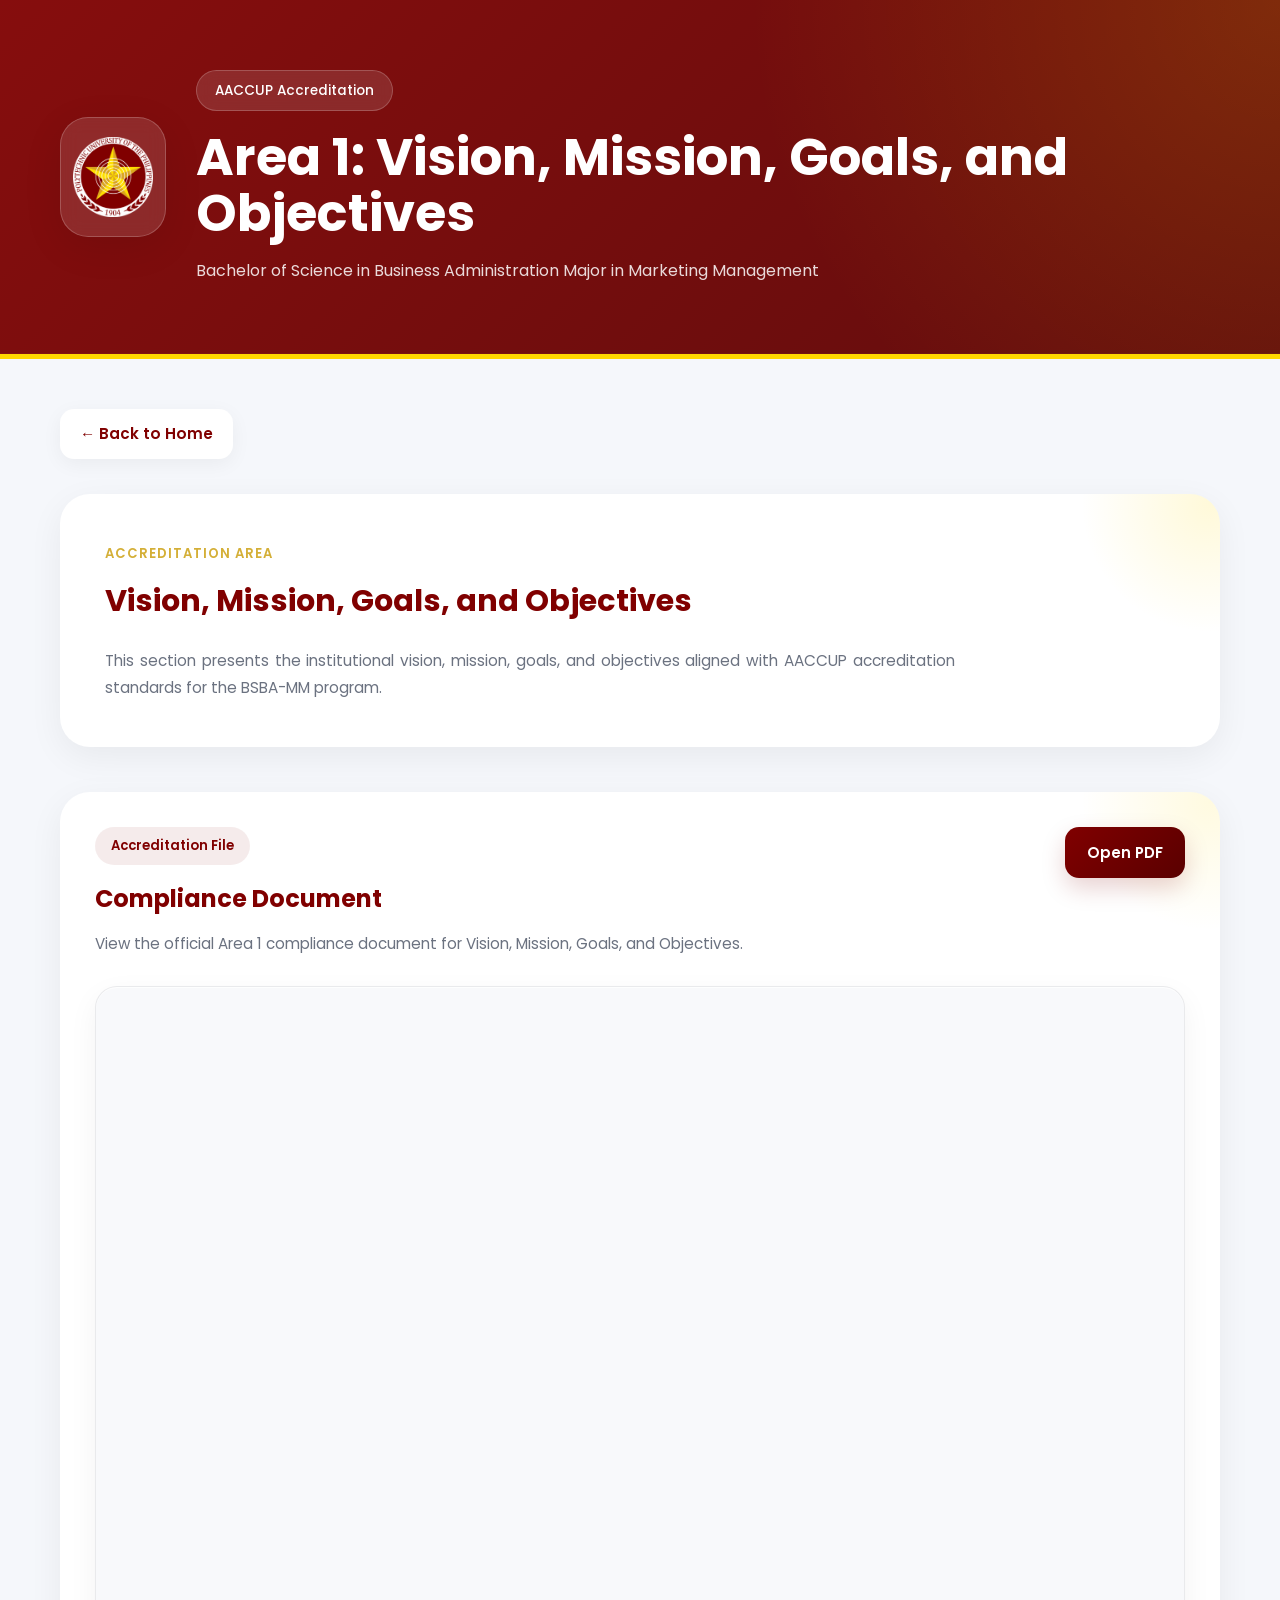
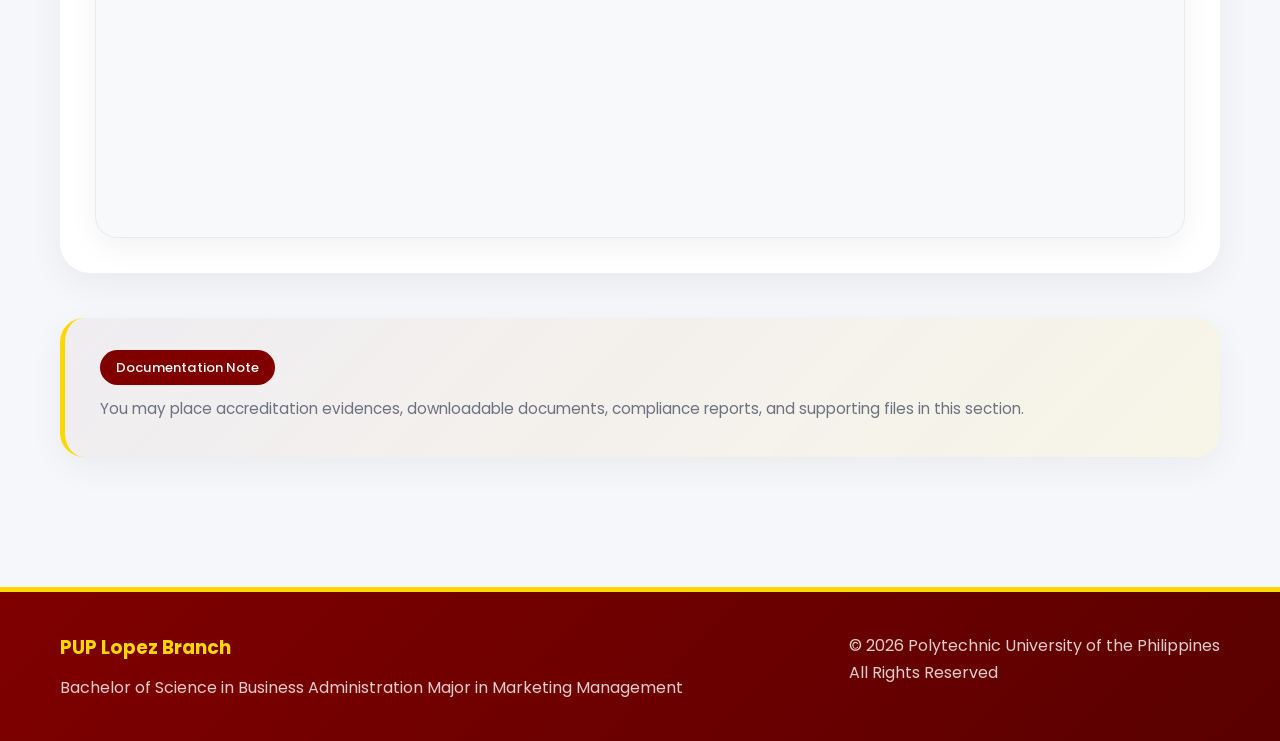
<file: area1.html>
<!DOCTYPE html>
<html lang="en">
<head>
    <meta charset="UTF-8">
    <meta name="viewport" content="width=device-width, initial-scale=1.0">

    <title>Area 1: Vision and Mission | PUP</title
                                               
    <!-- GLOBAL CSS -->
    <link rel="stylesheet" href="area.css">

    <!-- GOOGLE FONT -->
    <link href="https://fonts.googleapis.com/css2?family=Poppins:wght@300;400;500;600;700&display=swap" rel="stylesheet">

    <style>
 
    /* =========================================
    PAGE CONTAINER
    ========================================= */

    .page-container{

        max-width:1200px;

        margin:auto;

        padding:50px 20px;
    }

    /* =========================================
    BACK BUTTON
    ========================================= */

    .back-button{

        display:inline-flex;

        align-items:center;

        gap:10px;

        padding:12px 20px;

        background:var(--white);

        color:var(--pup-maroon);

        text-decoration:none;

        font-size:0.95rem;

        font-weight:600;

        border-radius:14px;

        box-shadow:0 5px 20px rgba(0,0,0,0.05);

        transition:var(--transition);

        margin-bottom:35px;
    }

    .back-button:hover{

        transform:translateY(-3px);

        background:var(--pup-maroon);

        color:var(--white);
    }

    /* =========================================
    HERO CARD
    ========================================= */

    .hero-card{

        background:var(--white);

        padding:45px;

        border-radius:30px;

        box-shadow:0 10px 35px rgba(0,0,0,0.06);

        margin-bottom:40px;

        position:relative;

        overflow:hidden;
    }

    .hero-card::before{

        content:"";

        position:absolute;

        top:-120px;
        right:-120px;

        width:260px;
        height:260px;

        background:
            radial-gradient(
                circle,
                rgba(255,215,0,0.15),
                transparent 70%
            );
    }

    .hero-top{

        display:flex;

        justify-content:space-between;

        align-items:center;

        gap:20px;

        flex-wrap:wrap;

        margin-bottom:20px;

        position:relative;

        z-index:2;
    }

    .mini-title{

        color:var(--pup-gold-dark);

        font-size:0.82rem;

        font-weight:600;

        letter-spacing:1px;

        text-transform:uppercase;

        margin-bottom:10px;

        display:inline-block;
    }

    .hero-top h2{

        font-size:1.9rem;

        color:var(--pup-maroon);

        font-weight:700;
    }


    .hero-description{

        color:var(--text-muted);

        max-width:850px;

        font-size:0.96rem;

        line-height:1.8;

        text-align:justify;

        position:relative;

        z-index:2;
    }

    /* =========================================
    SECTION TITLE
    ========================================= */

    .section-title{

        margin-bottom:25px;
    }

    .section-title h3{

        font-size:1.5rem;

        color:var(--pup-maroon);

        margin-bottom:10px;
    }

    .title-line{

        width:80px;

        height:4px;

        background:var(--pup-gold);

        border-radius:999px;
    }



    /* =========================================
    DOCUMENT SECTION
    ========================================= */

    .document-section{

        margin-top:45px;

        background:var(--white);

        border-radius:30px;

        padding:35px;

        box-shadow:0 10px 35px rgba(0,0,0,0.06);

        overflow:hidden;

        position:relative;
    }

    .document-section::before{

        content:"";

        position:absolute;

        top:-120px;
        right:-120px;

        width:260px;
        height:260px;

        background:
            radial-gradient(
                circle,
                rgba(255,215,0,0.12),
                transparent 70%
            );
    }

    .document-header{

        display:flex;

        justify-content:space-between;

        align-items:flex-start;

        gap:20px;

        flex-wrap:wrap;

        margin-bottom:28px;

        position:relative;

        z-index:2;
    }

    .document-label{

        display:inline-block;

        padding:8px 16px;

        background:rgba(128,0,0,0.08);

        color:var(--pup-maroon);

        border-radius:999px;

        font-size:0.82rem;

        font-weight:600;

        margin-bottom:14px;
    }

    .document-header h3{

        font-size:1.5rem;

        color:var(--pup-maroon);

        margin-bottom:10px;
    }

    .document-header p{

        max-width:650px;

        color:var(--text-muted);

        font-size:0.95rem;

        line-height:1.8;

        text-align:justify;
    }

    /* =========================================
    DOWNLOAD BUTTON
    ========================================= */

    .download-btn{

        display:inline-flex;

        align-items:center;

        justify-content:center;

        padding:13px 22px;

        background:
            linear-gradient(
                135deg,
                var(--pup-maroon),
                var(--pup-maroon-dark)
            );

        color:var(--white);

        text-decoration:none;

        border-radius:14px;

        font-size:0.93rem;

        font-weight:600;

        transition:var(--transition);

        box-shadow:0 10px 25px rgba(128,0,0,0.18);
    }

    .download-btn:hover{

        transform:translateY(-3px);

        opacity:0.95;
    }

    /* =========================================
    PDF CONTAINER
    ========================================= */

    .pdf-container{

        position:relative;

        border-radius:22px;

        overflow:hidden;

        border:1px solid rgba(0,0,0,0.06);

        background:#f8f9fb;

        box-shadow:
            inset 0 1px 0 rgba(255,255,255,0.8),
            0 10px 30px rgba(0,0,0,0.05);
    }

    .pdf-frame{

        width:100%;

        height:850px;

        border:none;

        display:block;
    }

    /* =========================================
    NOTE BOX
    ========================================= */

    .highlight-box{

        margin-top:45px;

        padding:35px;

        border-radius:24px;

        background:
            linear-gradient(
                135deg,
                rgba(128,0,0,0.04),
                rgba(255,215,0,0.08)
            );

        border-left:5px solid var(--pup-gold);

        box-shadow:0 10px 35px rgba(0,0,0,0.05);
    }

    .highlight-header{

        margin-bottom:15px;
    }

    .highlight-header span{

        background:var(--pup-maroon);

        color:var(--white);

        padding:8px 16px;

        border-radius:999px;

        font-size:0.82rem;

        font-weight:500;
    }

    .highlight-box p{

        color:var(--text-muted);

        font-size:0.95rem;

        line-height:1.8;

        text-align:justify;
    }

    /* =========================================
    RESPONSIVE
    ========================================= */

    @media (max-width:768px){

        .hero-card,
        .document-section,
        .highlight-box{

            padding:28px;
        }

        .hero-top h2,
        .document-header h3{

            font-size:1.45rem;
        }

        .hero-description,
        .info-card p,
        .document-header p,
        .highlight-box p{

            font-size:0.93rem;
        }

        .pdf-frame{

            height:600px;
        }

        .download-btn{

            width:100%;
        }

    }

    </style>
</head>
<body>

    <!-- =========================
    HEADER
    ========================== -->
    <header class="main-header">

        <div class="header-overlay"></div>

        <div class="header-content">

            <div class="logo-wrapper">
                <img src="all pictures/logo.png" alt="PUP Logo">
            </div>

            <div class="header-text">

                <span class="header-badge">
                    AACCUP Accreditation
                </span>

                <h1>Area 1: Vision, Mission, Goals, and Objectives</h1>

                <p>
                    Bachelor of Science in Business Administration
                    Major in Marketing Management
                </p>

            </div>

        </div>

    </header>

    <!-- =========================
    MAIN CONTENT
    ========================== -->
    <main class="page-container">

        <!-- BACK BUTTON -->
        <a href="index.html" class="back-button">
            ← Back to Home
        </a>

        <!-- HERO SECTION -->
        <section class="hero-card">

            <div class="hero-top">

                <div>

                    <span class="mini-title">
                        Accreditation Area
                    </span>

                    <h2>Vision, Mission, Goals, and Objectives</h2>

                </div>

            </div>

            <p class="hero-description">
                This section presents the institutional vision,
                mission, goals, and objectives aligned with
                AACCUP accreditation standards for the
                BSBA-MM program.
            </p>

        </section>

        <!-- DOCUMENT SECTION -->
        <section class="document-section">

            <div class="document-header">

                <div>

                    <span class="document-label">
                        Accreditation File
                    </span>

                    <h3>Compliance Document</h3>

                    <p>
                        View the official Area 1 compliance
                        document for Vision, Mission,
                        Goals, and Objectives.
                    </p>

                </div>

                <a href="AREA 1_Compliance-Form-BSBAMM.pdf"
                   class="download-btn"
                   target="_blank">

                    Open PDF

                </a>

            </div>

            <!-- PDF VIEWER -->
            <div class="pdf-container">

                <iframe
                    src="AREA 1_Compliance-Form-BSBAMM.pdf"
                    class="pdf-frame">
                </iframe>

            </div>

        </section>

        <!-- NOTE SECTION -->
        <section class="highlight-box">

            <div class="highlight-header">

                <span>
                    Documentation Note
                </span>

            </div>

            <p>
                You may place accreditation evidences,
                downloadable documents, compliance reports,
                and supporting files in this section.
            </p>

        </section>

    </main>

    <!-- =========================
    FOOTER
    ========================== -->
    <footer class="main-footer">

        <div class="footer-content">

            <div class="footer-left">

                <h3>PUP Lopez Branch</h3>

                <p>
                    Bachelor of Science in Business Administration
                    Major in Marketing Management
                </p>

            </div>

            <div class="footer-right">

                <p>
                    © 2026 Polytechnic University of the Philippines
                </p>

                <span>
                    All Rights Reserved
                </span>

            </div>

        </div>

    </footer>

</body>
</html>
</file>
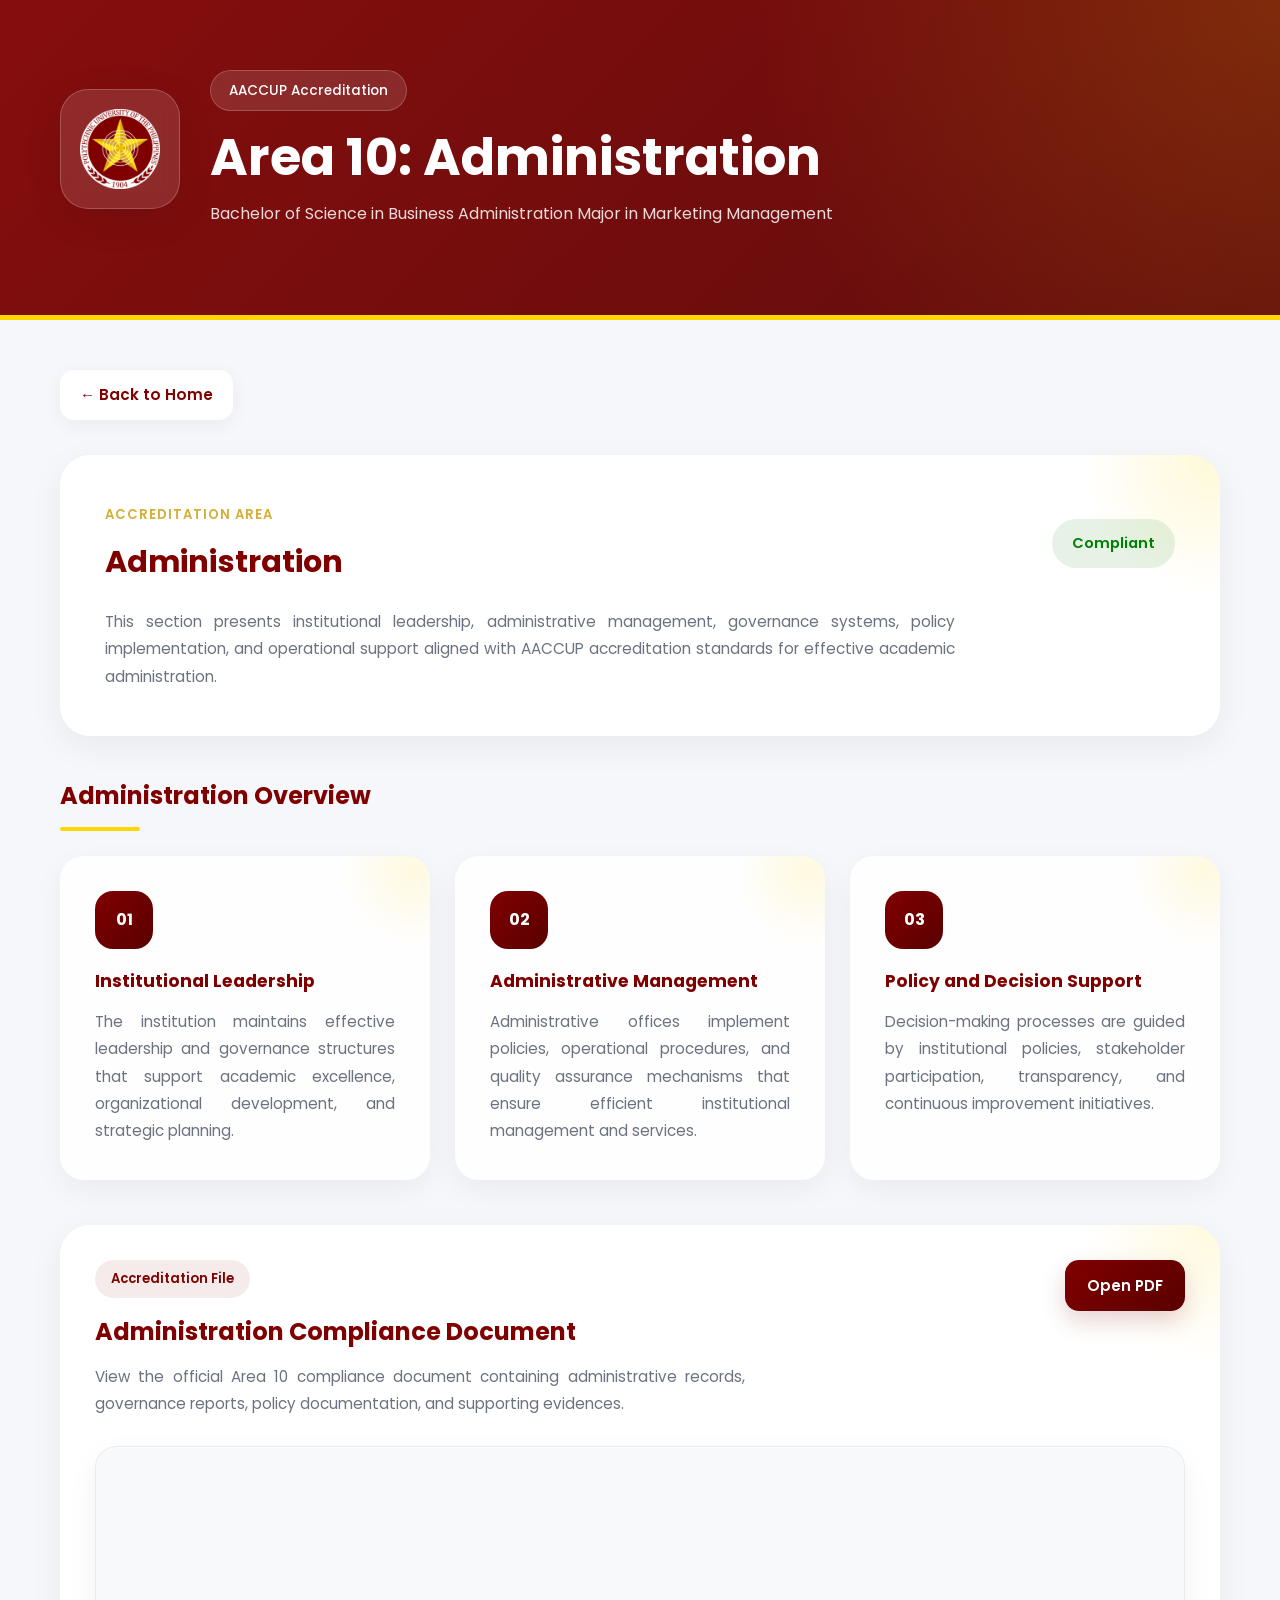
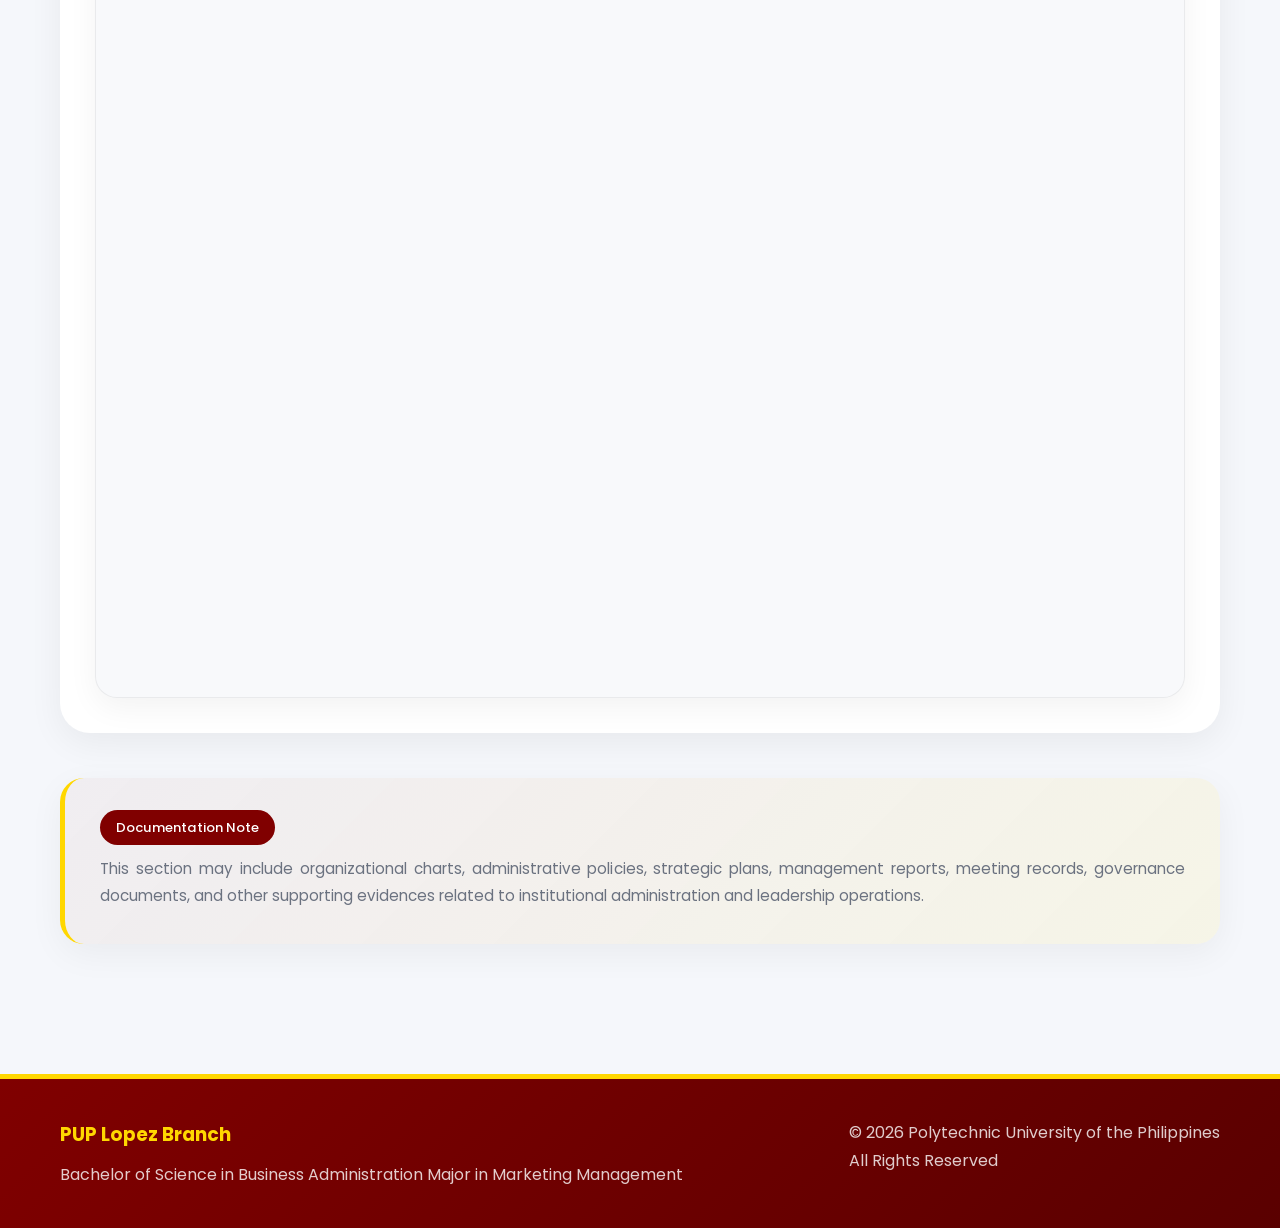
<file: area10.html>
<!DOCTYPE html>
<html lang="en">
<head>
    <meta charset="UTF-8">
    <meta name="viewport" content="width=device-width, initial-scale=1.0">

    <title>Area 10: Administration | PUP</title>

    <!-- GLOBAL CSS -->
    <link rel="stylesheet" href="area.css">

    <!-- GOOGLE FONT -->
    <link href="https://fonts.googleapis.com/css2?family=Poppins:wght@300;400;500;600;700&display=swap" rel="stylesheet">

    <style>

    /* =========================================
    PAGE CONTAINER
    ========================================= */

    .page-container{

        max-width:1200px;

        margin:auto;

        padding:50px 20px;
    }

    /* =========================================
    BACK BUTTON
    ========================================= */

    .back-button{

        display:inline-flex;

        align-items:center;

        gap:10px;

        padding:12px 20px;

        background:var(--white);

        color:var(--pup-maroon);

        text-decoration:none;

        font-size:0.95rem;

        font-weight:600;

        border-radius:14px;

        box-shadow:0 5px 20px rgba(0,0,0,0.05);

        transition:var(--transition);

        margin-bottom:35px;
    }

    .back-button:hover{

        transform:translateY(-3px);

        background:var(--pup-maroon);

        color:var(--white);
    }

    /* =========================================
    HERO CARD
    ========================================= */

    .hero-card{

        background:var(--white);

        padding:45px;

        border-radius:30px;

        box-shadow:0 10px 35px rgba(0,0,0,0.06);

        margin-bottom:40px;

        position:relative;

        overflow:hidden;
    }

    .hero-card::before{

        content:"";

        position:absolute;

        top:-120px;
        right:-120px;

        width:260px;
        height:260px;

        background:
            radial-gradient(
                circle,
                rgba(255,215,0,0.15),
                transparent 70%
            );
    }

    .hero-top{

        display:flex;

        justify-content:space-between;

        align-items:center;

        gap:20px;

        flex-wrap:wrap;

        margin-bottom:20px;

        position:relative;

        z-index:2;
    }

    .mini-title{

        color:var(--pup-gold-dark);

        font-size:0.82rem;

        font-weight:600;

        letter-spacing:1px;

        text-transform:uppercase;

        margin-bottom:10px;

        display:inline-block;
    }

    .hero-top h2{

        font-size:1.9rem;

        color:var(--pup-maroon);

        font-weight:700;
    }

    .status-badge{

        background:rgba(0,128,0,0.1);

        color:green;

        padding:12px 20px;

        border-radius:999px;

        font-size:0.92rem;

        font-weight:600;
    }

    .hero-description{

        color:var(--text-muted);

        max-width:850px;

        font-size:0.96rem;

        line-height:1.8;

        text-align:justify;

        position:relative;

        z-index:2;
    }

    /* =========================================
    SECTION TITLE
    ========================================= */

    .section-title{

        margin-bottom:25px;
    }

    .section-title h3{

        font-size:1.5rem;

        color:var(--pup-maroon);

        margin-bottom:10px;
    }

    .title-line{

        width:80px;

        height:4px;

        background:var(--pup-gold);

        border-radius:999px;
    }

    /* =========================================
    ADMINISTRATION SECTION
    ========================================= */

    .content-section{

        margin-top:20px;

        margin-bottom:45px;
    }

    .content-grid{

        display:grid;

        grid-template-columns:
            repeat(auto-fit, minmax(280px, 1fr));

        gap:25px;
    }

    .info-card{

        background:rgba(255,255,255,0.88);

        border-radius:24px;

        padding:35px;

        box-shadow:0 10px 30px rgba(0,0,0,0.05);

        transition:var(--transition);

        position:relative;

        overflow:hidden;
    }

    .info-card::before{

        content:"";

        position:absolute;

        top:-60px;
        right:-60px;

        width:150px;
        height:150px;

        background:
            radial-gradient(
                circle,
                rgba(255,215,0,0.12),
                transparent 70%
            );
    }

    .info-card:hover{

        transform:translateY(-8px);

        box-shadow:0 18px 35px rgba(0,0,0,0.08);
    }

    .card-icon{

        width:58px;
        height:58px;

        border-radius:18px;

        background:
            linear-gradient(
                135deg,
                var(--pup-maroon),
                var(--pup-maroon-dark)
            );

        color:var(--white);

        display:flex;

        align-items:center;

        justify-content:center;

        font-weight:700;

        margin-bottom:18px;

        position:relative;

        z-index:2;
    }

    .info-card h4{

        color:var(--pup-maroon);

        margin-bottom:12px;

        font-size:1.08rem;

        position:relative;

        z-index:2;
    }

    .info-card p{

        color:var(--text-muted);

        font-size:0.95rem;

        line-height:1.8;

        text-align:justify;

        position:relative;

        z-index:2;
    }

    /* =========================================
    DOCUMENT SECTION
    ========================================= */

    .document-section{

        margin-top:45px;

        background:var(--white);

        border-radius:30px;

        padding:35px;

        box-shadow:0 10px 35px rgba(0,0,0,0.06);

        overflow:hidden;

        position:relative;
    }

    .document-section::before{

        content:"";

        position:absolute;

        top:-120px;
        right:-120px;

        width:260px;
        height:260px;

        background:
            radial-gradient(
                circle,
                rgba(255,215,0,0.12),
                transparent 70%
            );
    }

    .document-header{

        display:flex;

        justify-content:space-between;

        align-items:flex-start;

        gap:20px;

        flex-wrap:wrap;

        margin-bottom:28px;

        position:relative;

        z-index:2;
    }

    .document-label{

        display:inline-block;

        padding:8px 16px;

        background:rgba(128,0,0,0.08);

        color:var(--pup-maroon);

        border-radius:999px;

        font-size:0.82rem;

        font-weight:600;

        margin-bottom:14px;
    }

    .document-header h3{

        font-size:1.5rem;

        color:var(--pup-maroon);

        margin-bottom:10px;
    }

    .document-header p{

        max-width:650px;

        color:var(--text-muted);

        font-size:0.95rem;

        line-height:1.8;

        text-align:justify;
    }

    /* =========================================
    BUTTON
    ========================================= */

    .download-btn{

        display:inline-flex;

        align-items:center;

        justify-content:center;

        padding:13px 22px;

        background:
            linear-gradient(
                135deg,
                var(--pup-maroon),
                var(--pup-maroon-dark)
            );

        color:var(--white);

        text-decoration:none;

        border-radius:14px;

        font-size:0.93rem;

        font-weight:600;

        transition:var(--transition);

        box-shadow:0 10px 25px rgba(128,0,0,0.18);
    }

    .download-btn:hover{

        transform:translateY(-3px);

        opacity:0.95;
    }

    /* =========================================
    PDF VIEWER
    ========================================= */

    .pdf-container{

        position:relative;

        border-radius:22px;

        overflow:hidden;

        border:1px solid rgba(0,0,0,0.06);

        background:#f8f9fb;

        box-shadow:
            inset 0 1px 0 rgba(255,255,255,0.8),
            0 10px 30px rgba(0,0,0,0.05);
    }

    .pdf-frame{

        width:100%;

        height:850px;

        border:none;

        display:block;
    }

    /* =========================================
    NOTE SECTION
    ========================================= */

    .highlight-box{

        margin-top:45px;

        padding:35px;

        border-radius:24px;

        background:
            linear-gradient(
                135deg,
                rgba(128,0,0,0.04),
                rgba(255,215,0,0.08)
            );

        border-left:5px solid var(--pup-gold);

        box-shadow:0 10px 35px rgba(0,0,0,0.05);
    }

    .highlight-header{

        margin-bottom:15px;
    }

    .highlight-header span{

        background:var(--pup-maroon);

        color:var(--white);

        padding:8px 16px;

        border-radius:999px;

        font-size:0.82rem;

        font-weight:500;
    }

    .highlight-box p{

        color:var(--text-muted);

        font-size:0.95rem;

        line-height:1.8;

        text-align:justify;
    }

    /* =========================================
    RESPONSIVE
    ========================================= */

    @media (max-width:768px){

        .hero-card,
        .document-section,
        .highlight-box{

            padding:28px;
        }

        .hero-top h2,
        .document-header h3{

            font-size:1.45rem;
        }

        .hero-description,
        .info-card p,
        .document-header p,
        .highlight-box p{

            font-size:0.93rem;
        }

        .pdf-frame{

            height:600px;
        }

        .download-btn{

            width:100%;
        }

    }

    </style>
</head>
<body>

    <!-- =========================
    HEADER
    ========================== -->
    <header class="main-header">

        <div class="header-overlay"></div>

        <div class="header-content">

            <div class="logo-wrapper">
                <img src="all pictures/logo.png" alt="PUP Logo">
            </div>

            <div class="header-text">

                <span class="header-badge">
                    AACCUP Accreditation
                </span>

                <h1>Area 10: Administration</h1>

                <p>
                    Bachelor of Science in Business Administration
                    Major in Marketing Management
                </p>

            </div>

        </div>

    </header>

    <!-- =========================
    MAIN CONTENT
    ========================== -->
    <main class="page-container">

        <!-- BACK BUTTON -->
        <a href="index.html" class="back-button">
            ← Back to Home
        </a>

        <!-- HERO SECTION -->
        <section class="hero-card">

            <div class="hero-top">

                <div>

                    <span class="mini-title">
                        Accreditation Area
                    </span>

                    <h2>Administration</h2>

                </div>

                <div class="status-badge">
                    Compliant
                </div>

            </div>

            <p class="hero-description">
                This section presents institutional leadership,
                administrative management, governance systems,
                policy implementation, and operational support
                aligned with AACCUP accreditation standards
                for effective academic administration.
            </p>

        </section>

        <!-- ADMINISTRATION OVERVIEW -->
        <section class="content-section">

            <div class="section-title">

                <h3>Administration Overview</h3>

                <div class="title-line"></div>

            </div>

            <div class="content-grid">

                <!-- CARD -->
                <div class="info-card">

                    <div class="card-icon">
                        01
                    </div>

                    <h4>Institutional Leadership</h4>

                    <p>
                        The institution maintains effective
                        leadership and governance structures
                        that support academic excellence,
                        organizational development,
                        and strategic planning.
                    </p>

                </div>

                <!-- CARD -->
                <div class="info-card">

                    <div class="card-icon">
                        02
                    </div>

                    <h4>Administrative Management</h4>

                    <p>
                        Administrative offices implement
                        policies, operational procedures,
                        and quality assurance mechanisms
                        that ensure efficient institutional
                        management and services.
                    </p>

                </div>

                <!-- CARD -->
                <div class="info-card">

                    <div class="card-icon">
                        03
                    </div>

                    <h4>Policy and Decision Support</h4>

                    <p>
                        Decision-making processes are guided
                        by institutional policies, stakeholder
                        participation, transparency,
                        and continuous improvement initiatives.
                    </p>

                </div>

            </div>

        </section>

        <!-- DOCUMENT SECTION -->
        <section class="document-section">

            <div class="document-header">

                <div>

                    <span class="document-label">
                        Accreditation File
                    </span>

                    <h3>Administration Compliance Document</h3>

                    <p>
                        View the official Area 10 compliance
                        document containing administrative
                        records, governance reports,
                        policy documentation,
                        and supporting evidences.
                    </p>

                </div>

                <a href="AREA 10_Compliance-Form-BSBAMM.pdf"
                   class="download-btn"
                   target="_blank">

                    Open PDF

                </a>

            </div>

            <!-- PDF VIEWER -->
            <div class="pdf-container">

                <iframe
                    src="AREA 10_Compliance-Form-BSBAMM.pdf"
                    class="pdf-frame">
                </iframe>

            </div>

        </section>

        <!-- NOTE SECTION -->
        <section class="highlight-box">

            <div class="highlight-header">

                <span>
                    Documentation Note
                </span>

            </div>

            <p>
                This section may include organizational charts,
                administrative policies, strategic plans,
                management reports, meeting records,
                governance documents, and other supporting
                evidences related to institutional administration
                and leadership operations.
            </p>

        </section>

    </main>

    <!-- =========================
    FOOTER
    ========================== -->
    <footer class="main-footer">

        <div class="footer-content">

            <div class="footer-left">

                <h3>PUP Lopez Branch</h3>

                <p>
                    Bachelor of Science in Business Administration
                    Major in Marketing Management
                </p>

            </div>

            <div class="footer-right">

                <p>
                    © 2026 Polytechnic University of the Philippines
                </p>

                <span>
                    All Rights Reserved
                </span>

            </div>

        </div>

    </footer>

</body>
</html>
</file>
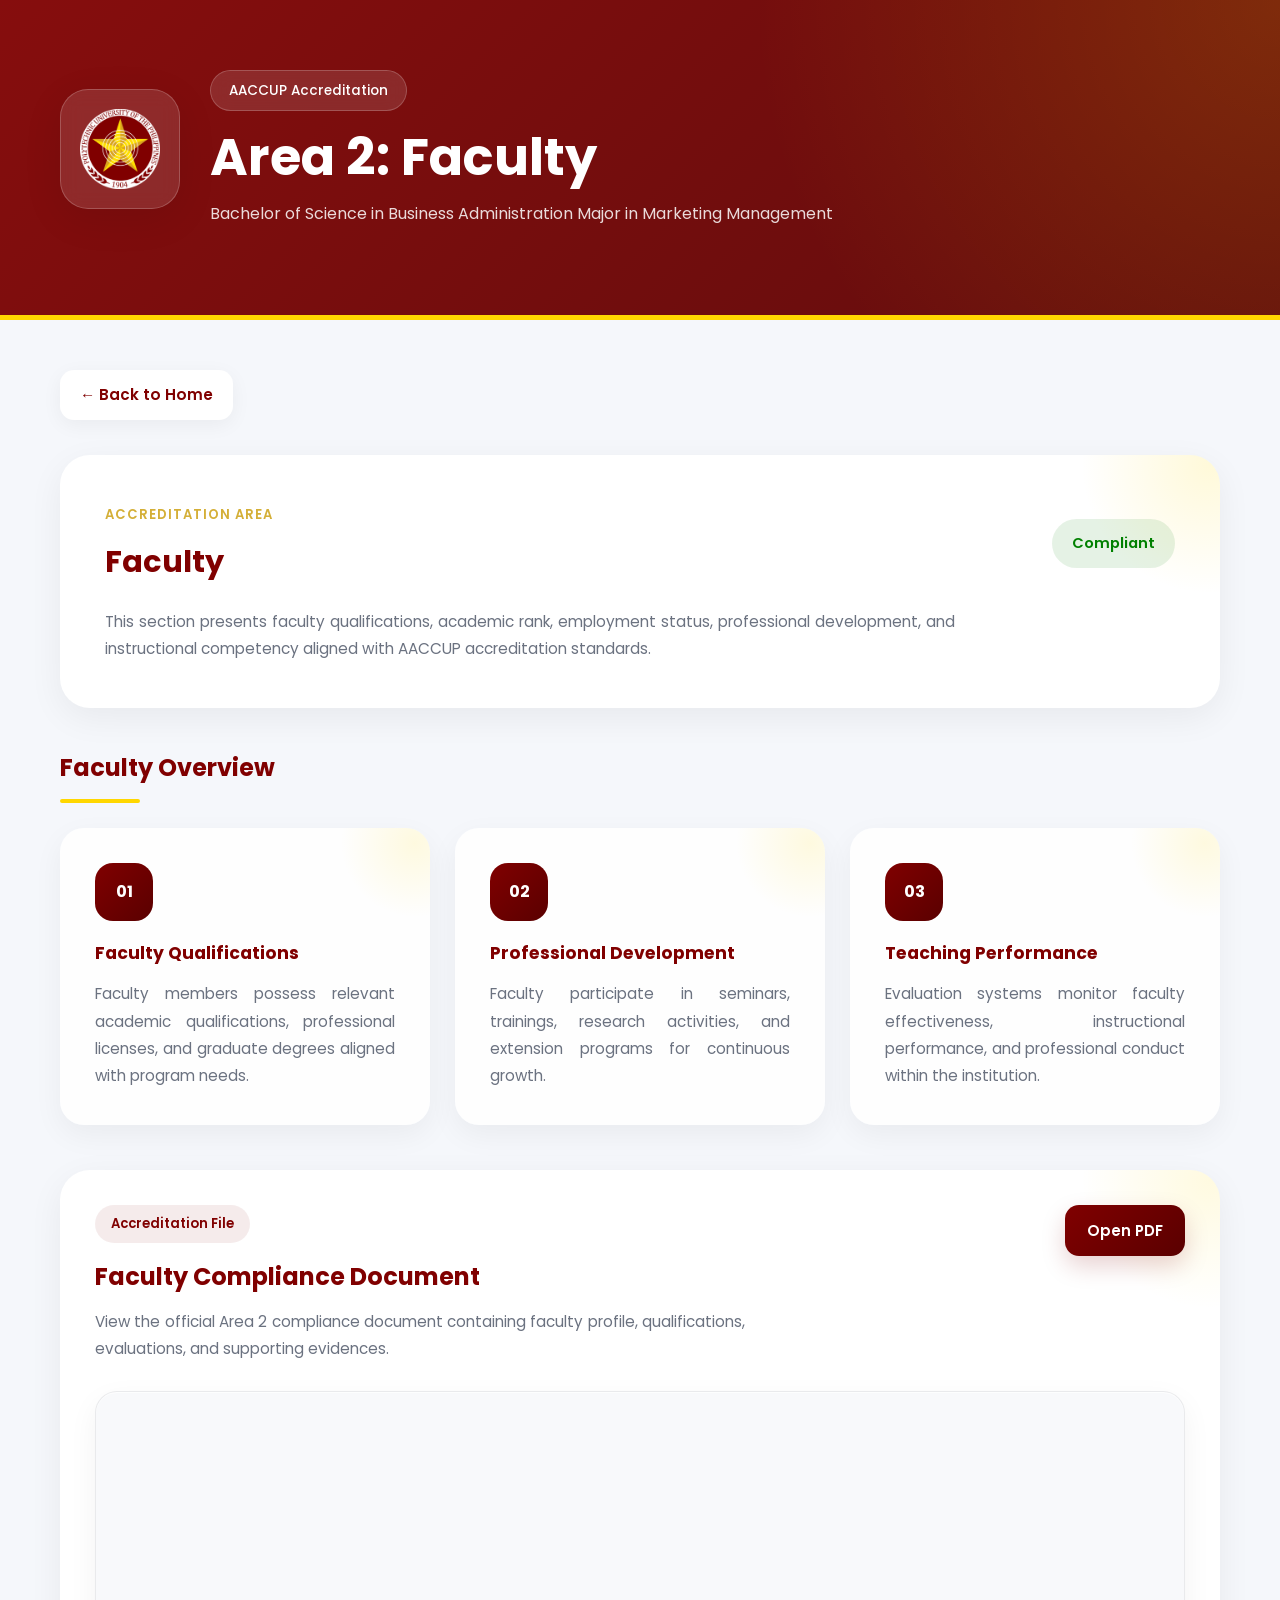
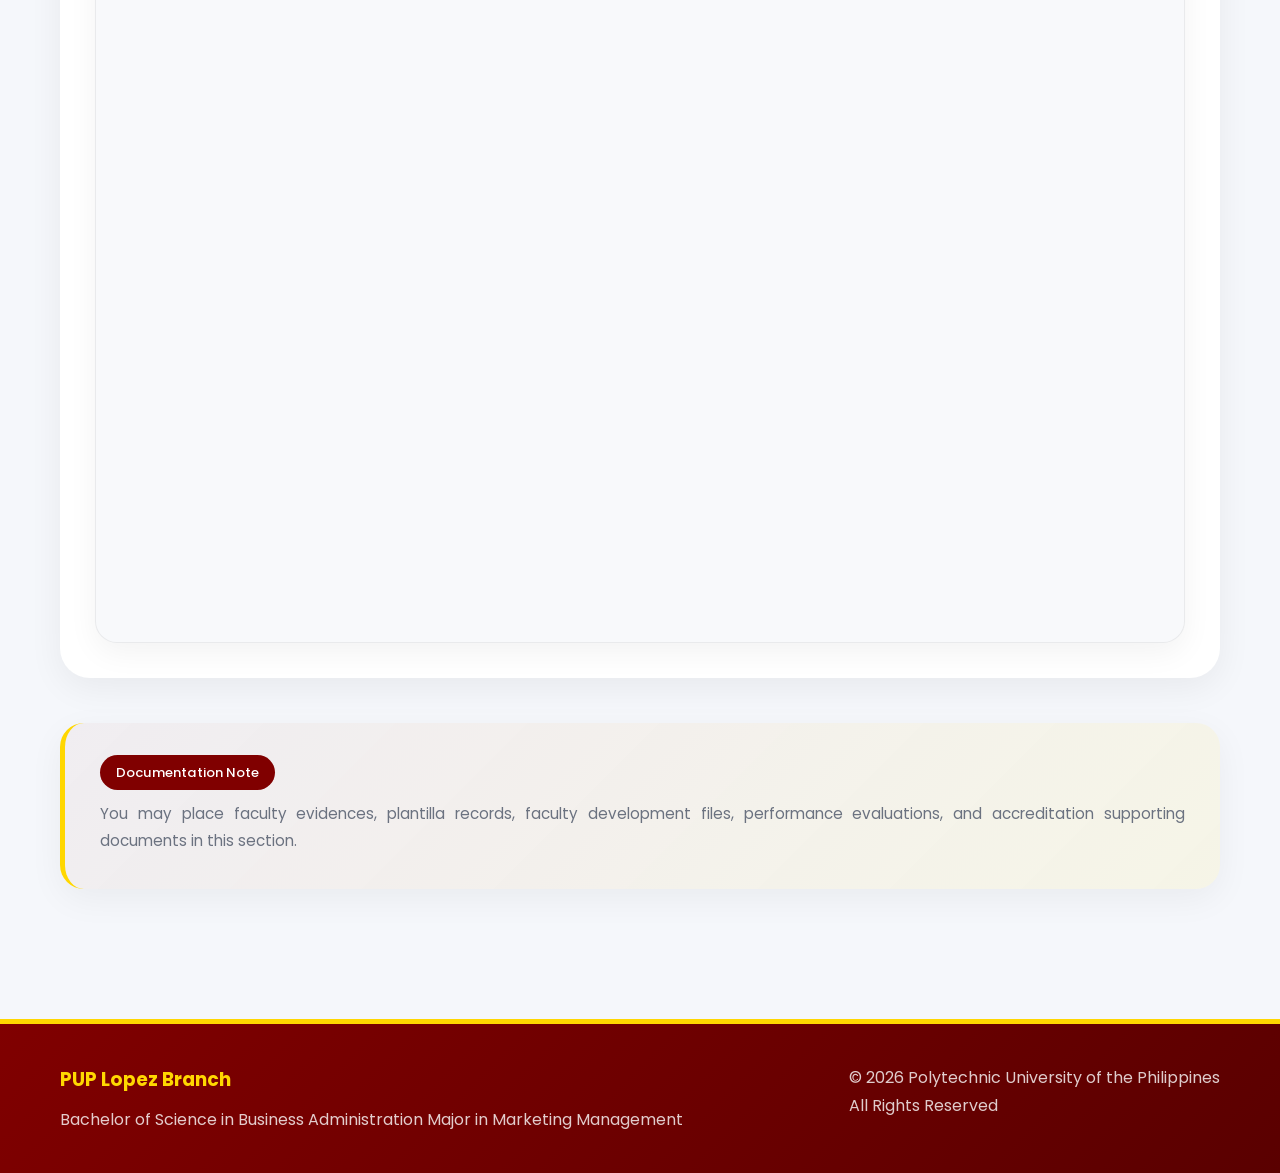
<file: area2.html>
<!DOCTYPE html>
<html lang="en">
<head>
    <meta charset="UTF-8">
    <meta name="viewport" content="width=device-width, initial-scale=1.0">

    <title>Area 2: Faculty | PUP</title>

    <!-- GLOBAL CSS -->
    <link rel="stylesheet" href="area.css">

    <!-- GOOGLE FONT -->
    <link href="https://fonts.googleapis.com/css2?family=Poppins:wght@300;400;500;600;700&display=swap" rel="stylesheet">

    <style>

    /* =========================================
    PAGE CONTAINER
    ========================================= */

    .page-container{

        max-width:1200px;

        margin:auto;

        padding:50px 20px;
    }

    /* =========================================
    BACK BUTTON
    ========================================= */

    .back-button{

        display:inline-flex;

        align-items:center;

        gap:10px;

        padding:12px 20px;

        background:var(--white);

        color:var(--pup-maroon);

        text-decoration:none;

        font-size:0.95rem;

        font-weight:600;

        border-radius:14px;

        box-shadow:0 5px 20px rgba(0,0,0,0.05);

        transition:var(--transition);

        margin-bottom:35px;
    }

    .back-button:hover{

        transform:translateY(-3px);

        background:var(--pup-maroon);

        color:var(--white);
    }

    /* =========================================
    HERO CARD
    ========================================= */

    .hero-card{

        background:var(--white);

        padding:45px;

        border-radius:30px;

        box-shadow:0 10px 35px rgba(0,0,0,0.06);

        margin-bottom:40px;

        position:relative;

        overflow:hidden;
    }

    .hero-card::before{

        content:"";

        position:absolute;

        top:-120px;
        right:-120px;

        width:260px;
        height:260px;

        background:
            radial-gradient(
                circle,
                rgba(255,215,0,0.15),
                transparent 70%
            );
    }

    .hero-top{

        display:flex;

        justify-content:space-between;

        align-items:center;

        gap:20px;

        flex-wrap:wrap;

        margin-bottom:20px;

        position:relative;

        z-index:2;
    }

    .mini-title{

        color:var(--pup-gold-dark);

        font-size:0.82rem;

        font-weight:600;

        letter-spacing:1px;

        text-transform:uppercase;

        margin-bottom:10px;

        display:inline-block;
    }

    .hero-top h2{

        font-size:1.9rem;

        color:var(--pup-maroon);

        font-weight:700;
    }

    .status-badge{

        background:rgba(0,128,0,0.1);

        color:green;

        padding:12px 20px;

        border-radius:999px;

        font-size:0.92rem;

        font-weight:600;
    }

    .hero-description{

        color:var(--text-muted);

        max-width:850px;

        font-size:0.96rem;

        line-height:1.8;

        text-align:justify;

        position:relative;

        z-index:2;
    }

    /* =========================================
    SECTION TITLE
    ========================================= */

    .section-title{

        margin-bottom:25px;
    }

    .section-title h3{

        font-size:1.5rem;

        color:var(--pup-maroon);

        margin-bottom:10px;
    }

    .title-line{

        width:80px;

        height:4px;

        background:var(--pup-gold);

        border-radius:999px;
    }

    /* =========================================
    FACULTY SECTION
    ========================================= */

    .content-section{

        margin-top:20px;

        margin-bottom:45px;
    }

    .content-grid{

        display:grid;

        grid-template-columns:
            repeat(auto-fit, minmax(280px, 1fr));

        gap:25px;
    }

    .info-card{

        background:rgba(255,255,255,0.88);

        border-radius:24px;

        padding:35px;

        box-shadow:0 10px 30px rgba(0,0,0,0.05);

        transition:var(--transition);

        position:relative;

        overflow:hidden;
    }

    .info-card::before{

        content:"";

        position:absolute;

        top:-60px;
        right:-60px;

        width:150px;
        height:150px;

        background:
            radial-gradient(
                circle,
                rgba(255,215,0,0.12),
                transparent 70%
            );
    }

    .info-card:hover{

        transform:translateY(-8px);

        box-shadow:0 18px 35px rgba(0,0,0,0.08);
    }

    .card-icon{

        width:58px;
        height:58px;

        border-radius:18px;

        background:
            linear-gradient(
                135deg,
                var(--pup-maroon),
                var(--pup-maroon-dark)
            );

        color:var(--white);

        display:flex;

        align-items:center;

        justify-content:center;

        font-weight:700;

        margin-bottom:18px;

        position:relative;

        z-index:2;
    }

    .info-card h4{

        color:var(--pup-maroon);

        margin-bottom:12px;

        font-size:1.08rem;

        position:relative;

        z-index:2;
    }

    .info-card p{

        color:var(--text-muted);

        font-size:0.95rem;

        line-height:1.8;

        text-align:justify;

        position:relative;

        z-index:2;
    }

    /* =========================================
    DOCUMENT SECTION
    ========================================= */

    .document-section{

        margin-top:45px;

        background:var(--white);

        border-radius:30px;

        padding:35px;

        box-shadow:0 10px 35px rgba(0,0,0,0.06);

        overflow:hidden;

        position:relative;
    }

    .document-section::before{

        content:"";

        position:absolute;

        top:-120px;
        right:-120px;

        width:260px;
        height:260px;

        background:
            radial-gradient(
                circle,
                rgba(255,215,0,0.12),
                transparent 70%
            );
    }

    .document-header{

        display:flex;

        justify-content:space-between;

        align-items:flex-start;

        gap:20px;

        flex-wrap:wrap;

        margin-bottom:28px;

        position:relative;

        z-index:2;
    }

    .document-label{

        display:inline-block;

        padding:8px 16px;

        background:rgba(128,0,0,0.08);

        color:var(--pup-maroon);

        border-radius:999px;

        font-size:0.82rem;

        font-weight:600;

        margin-bottom:14px;
    }

    .document-header h3{

        font-size:1.5rem;

        color:var(--pup-maroon);

        margin-bottom:10px;
    }

    .document-header p{

        max-width:650px;

        color:var(--text-muted);

        font-size:0.95rem;

        line-height:1.8;

        text-align:justify;
    }

    /* =========================================
    BUTTON
    ========================================= */

    .download-btn{

        display:inline-flex;

        align-items:center;

        justify-content:center;

        padding:13px 22px;

        background:
            linear-gradient(
                135deg,
                var(--pup-maroon),
                var(--pup-maroon-dark)
            );

        color:var(--white);

        text-decoration:none;

        border-radius:14px;

        font-size:0.93rem;

        font-weight:600;

        transition:var(--transition);

        box-shadow:0 10px 25px rgba(128,0,0,0.18);
    }

    .download-btn:hover{

        transform:translateY(-3px);

        opacity:0.95;
    }

    /* =========================================
    PDF VIEWER
    ========================================= */

    .pdf-container{

        position:relative;

        border-radius:22px;

        overflow:hidden;

        border:1px solid rgba(0,0,0,0.06);

        background:#f8f9fb;

        box-shadow:
            inset 0 1px 0 rgba(255,255,255,0.8),
            0 10px 30px rgba(0,0,0,0.05);
    }

    .pdf-frame{

        width:100%;

        height:850px;

        border:none;

        display:block;
    }

    /* =========================================
    NOTE SECTION
    ========================================= */

    .highlight-box{

        margin-top:45px;

        padding:35px;

        border-radius:24px;

        background:
            linear-gradient(
                135deg,
                rgba(128,0,0,0.04),
                rgba(255,215,0,0.08)
            );

        border-left:5px solid var(--pup-gold);

        box-shadow:0 10px 35px rgba(0,0,0,0.05);
    }

    .highlight-header{

        margin-bottom:15px;
    }

    .highlight-header span{

        background:var(--pup-maroon);

        color:var(--white);

        padding:8px 16px;

        border-radius:999px;

        font-size:0.82rem;

        font-weight:500;
    }

    .highlight-box p{

        color:var(--text-muted);

        font-size:0.95rem;

        line-height:1.8;

        text-align:justify;
    }

    /* =========================================
    RESPONSIVE
    ========================================= */

    @media (max-width:768px){

        .hero-card,
        .document-section,
        .highlight-box{

            padding:28px;
        }

        .hero-top h2,
        .document-header h3{

            font-size:1.45rem;
        }

        .hero-description,
        .info-card p,
        .document-header p,
        .highlight-box p{

            font-size:0.93rem;
        }

        .pdf-frame{

            height:600px;
        }

        .download-btn{

            width:100%;
        }

    }

    </style>
</head>
<body>

    <!-- =========================
    HEADER
    ========================== -->
    <header class="main-header">

        <div class="header-overlay"></div>

        <div class="header-content">

            <div class="logo-wrapper">
                <img src="all pictures/logo.png" alt="PUP Logo">
            </div>

            <div class="header-text">

                <span class="header-badge">
                    AACCUP Accreditation
                </span>

                <h1>Area 2: Faculty</h1>

                <p>
                    Bachelor of Science in Business Administration
                    Major in Marketing Management
                </p>

            </div>

        </div>

    </header>

    <!-- =========================
    MAIN CONTENT
    ========================== -->
    <main class="page-container">

        <!-- BACK BUTTON -->
        <a href="index.html" class="back-button">
            ← Back to Home
        </a>

        <!-- HERO SECTION -->
        <section class="hero-card">

            <div class="hero-top">

                <div>

                    <span class="mini-title">
                        Accreditation Area
                    </span>

                    <h2>Faculty</h2>

                </div>

                <div class="status-badge">
                    Compliant
                </div>

            </div>

            <p class="hero-description">
                This section presents faculty qualifications,
                academic rank, employment status, professional
                development, and instructional competency aligned
                with AACCUP accreditation standards.
            </p>

        </section>

        <!-- FACULTY OVERVIEW -->
        <section class="content-section">

            <div class="section-title">

                <h3>Faculty Overview</h3>

                <div class="title-line"></div>

            </div>

            <div class="content-grid">

                <!-- CARD -->
                <div class="info-card">

                    <div class="card-icon">
                        01
                    </div>

                    <h4>Faculty Qualifications</h4>

                    <p>
                        Faculty members possess relevant academic
                        qualifications, professional licenses,
                        and graduate degrees aligned with program needs.
                    </p>

                </div>

                <!-- CARD -->
                <div class="info-card">

                    <div class="card-icon">
                        02
                    </div>

                    <h4>Professional Development</h4>

                    <p>
                        Faculty participate in seminars,
                        trainings, research activities,
                        and extension programs for continuous growth.
                    </p>

                </div>

                <!-- CARD -->
                <div class="info-card">

                    <div class="card-icon">
                        03
                    </div>

                    <h4>Teaching Performance</h4>

                    <p>
                        Evaluation systems monitor faculty
                        effectiveness, instructional performance,
                        and professional conduct within the institution.
                    </p>

                </div>

            </div>

        </section>

        <!-- DOCUMENT SECTION -->
        <section class="document-section">

            <div class="document-header">

                <div>

                    <span class="document-label">
                        Accreditation File
                    </span>

                    <h3>Faculty Compliance Document</h3>

                    <p>
                        View the official Area 2 compliance
                        document containing faculty profile,
                        qualifications, evaluations,
                        and supporting evidences.
                    </p>

                </div>

                <a href="AREA 2_Compliance-Form-BSBAMM.pdf"
                   class="download-btn"
                   target="_blank">

                    Open PDF

                </a>

            </div>

            <!-- PDF VIEWER -->
            <div class="pdf-container">

                <iframe
                    src="AREA 2_Compliance-Form-BSBAMM.pdf"
                    class="pdf-frame">
                </iframe>

            </div>

        </section>

        <!-- NOTE SECTION -->
        <section class="highlight-box">

            <div class="highlight-header">

                <span>
                    Documentation Note
                </span>

            </div>

            <p>
                You may place faculty evidences,
                plantilla records, faculty development files,
                performance evaluations, and accreditation
                supporting documents in this section.
            </p>

        </section>

    </main>

    <!-- =========================
    FOOTER
    ========================== -->
    <footer class="main-footer">

        <div class="footer-content">

            <div class="footer-left">

                <h3>PUP Lopez Branch</h3>

                <p>
                    Bachelor of Science in Business Administration
                    Major in Marketing Management
                </p>

            </div>

            <div class="footer-right">

                <p>
                    © 2026 Polytechnic University of the Philippines
                </p>

                <span>
                    All Rights Reserved
                </span>

            </div>

        </div>

    </footer>

</body>
</html>
</file>
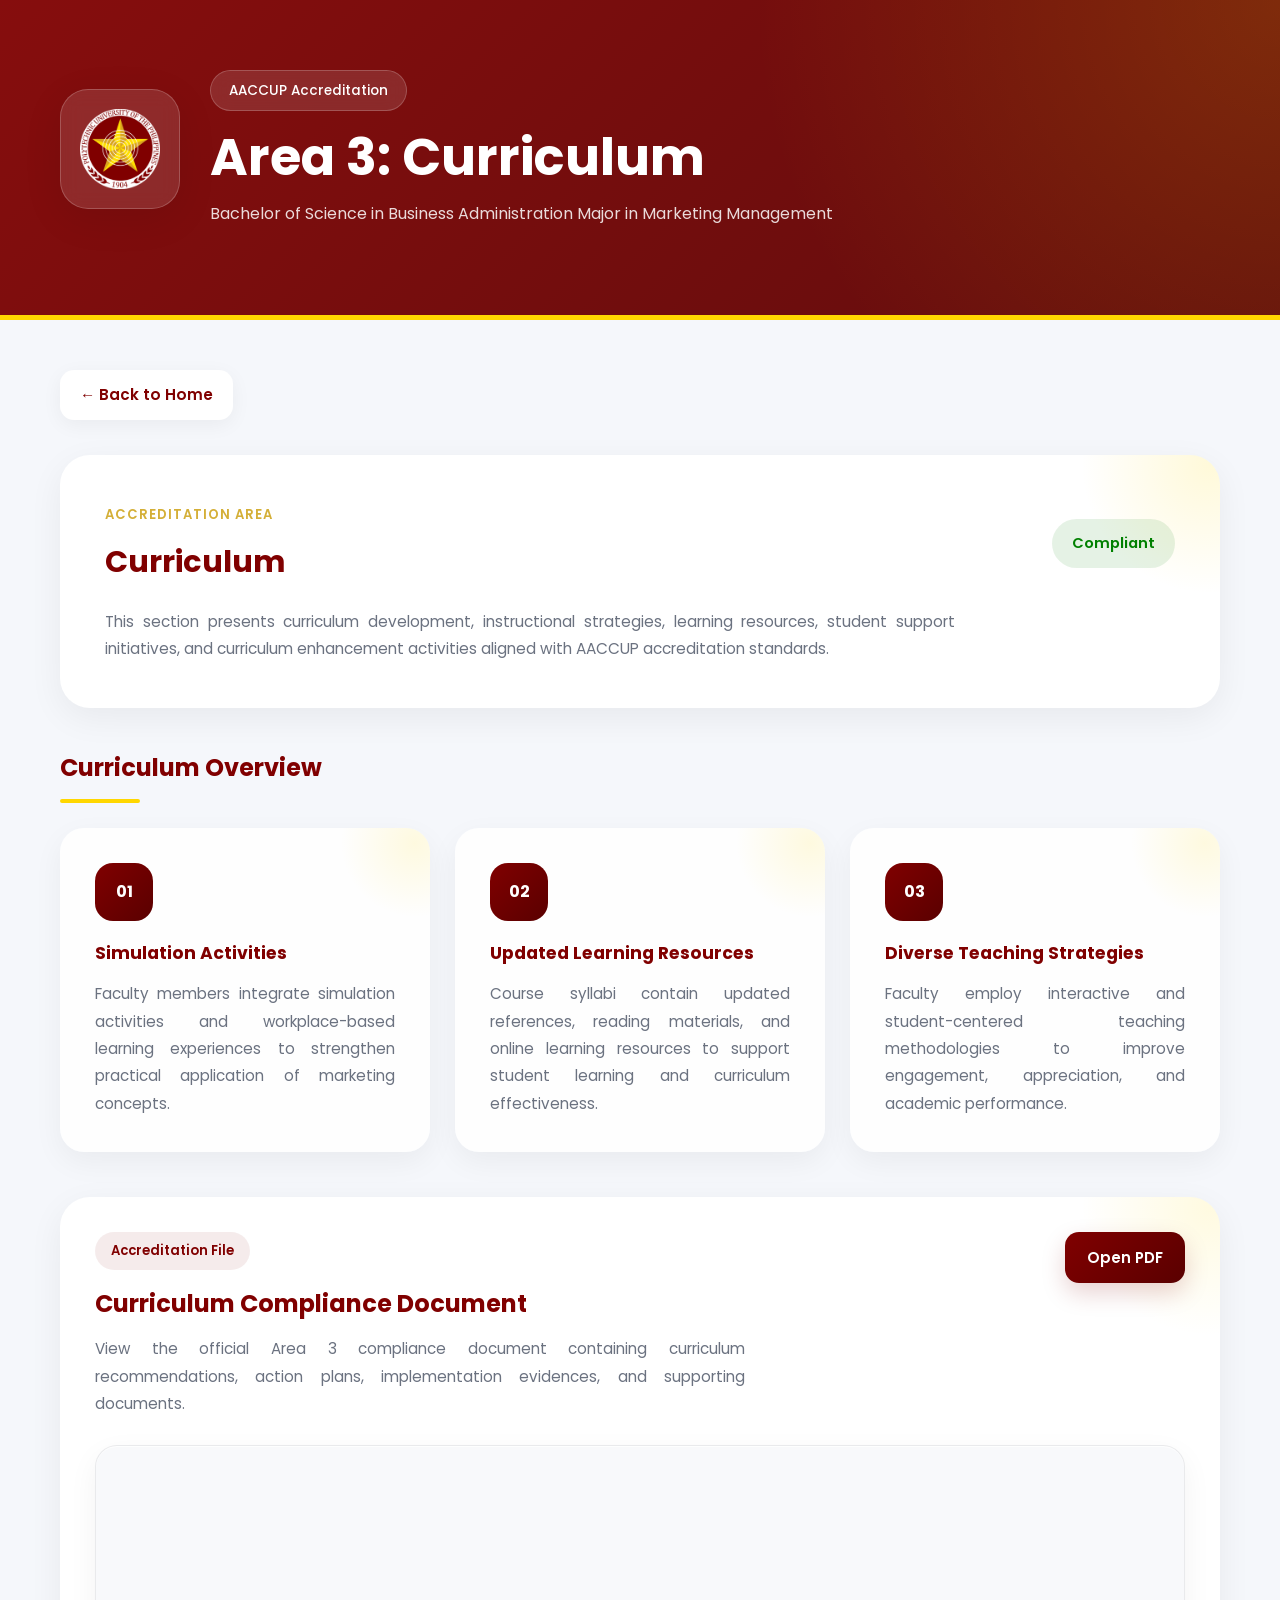
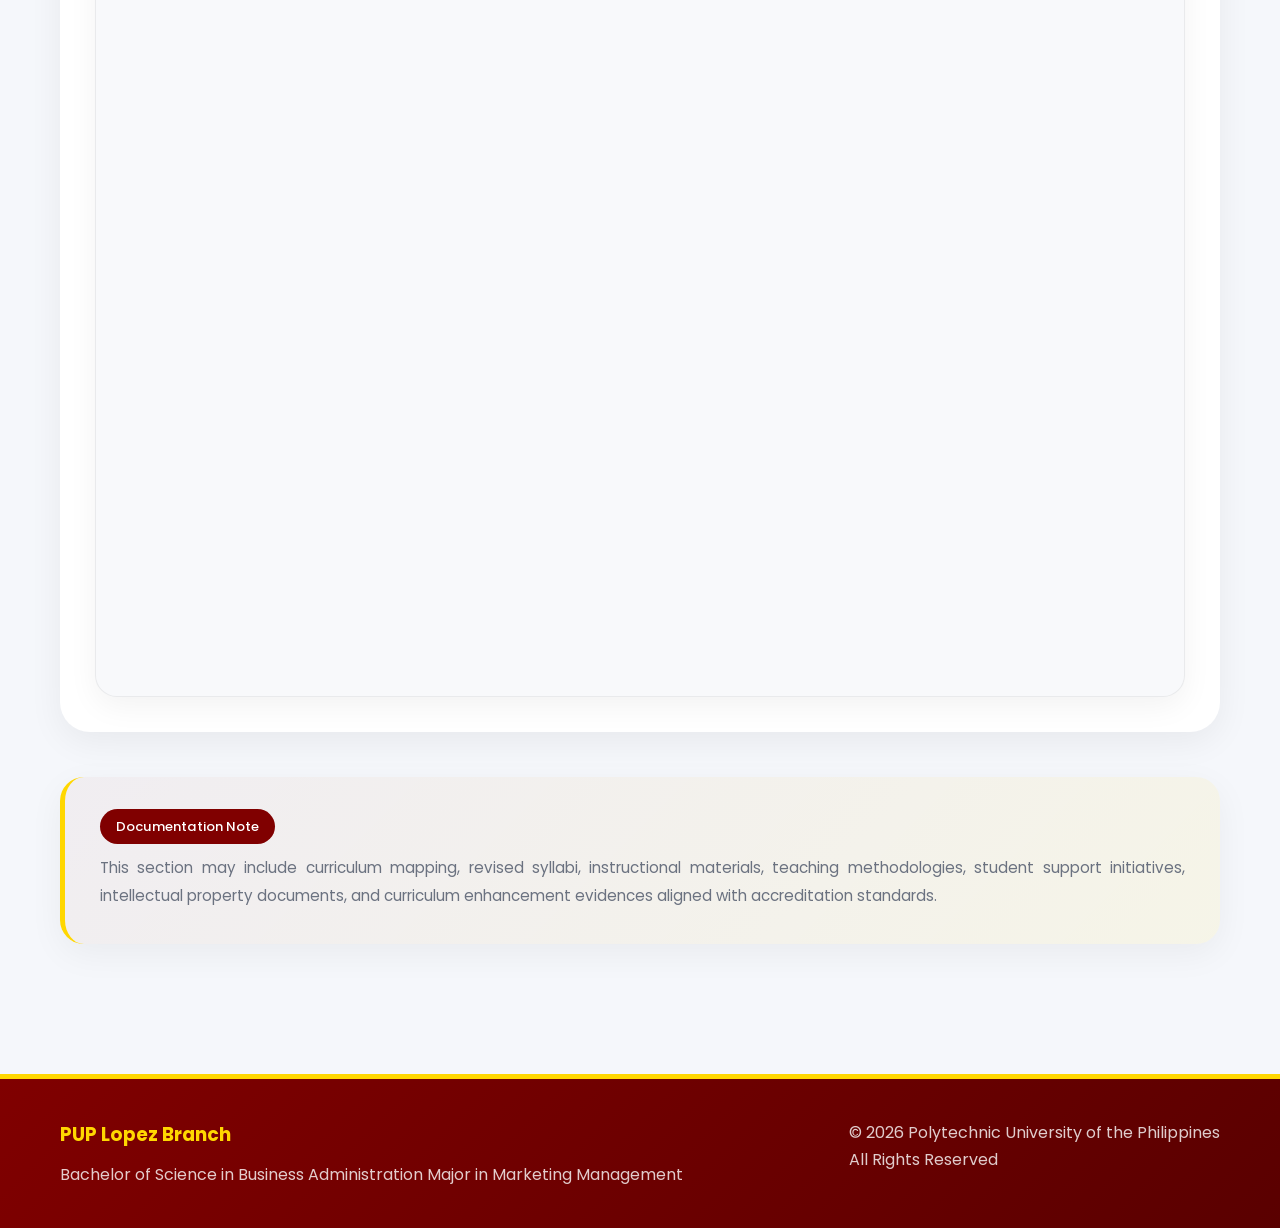
<file: area3.html>
<!DOCTYPE html>
<html lang="en">
<head>
    <meta charset="UTF-8">
    <meta name="viewport" content="width=device-width, initial-scale=1.0">

    <title>Area 3: Curriculum | PUP</title>

    <!-- GLOBAL CSS -->
    <link rel="stylesheet" href="area.css">

    <!-- GOOGLE FONT -->
    <link href="https://fonts.googleapis.com/css2?family=Poppins:wght@300;400;500;600;700&display=swap" rel="stylesheet">

    <style>

    /* =========================================
    PAGE CONTAINER
    ========================================= */

    .page-container{

        max-width:1200px;

        margin:auto;

        padding:50px 20px;
    }

    /* =========================================
    BACK BUTTON
    ========================================= */

    .back-button{

        display:inline-flex;

        align-items:center;

        gap:10px;

        padding:12px 20px;

        background:var(--white);

        color:var(--pup-maroon);

        text-decoration:none;

        font-size:0.95rem;

        font-weight:600;

        border-radius:14px;

        box-shadow:0 5px 20px rgba(0,0,0,0.05);

        transition:var(--transition);

        margin-bottom:35px;
    }

    .back-button:hover{

        transform:translateY(-3px);

        background:var(--pup-maroon);

        color:var(--white);
    }

    /* =========================================
    HERO CARD
    ========================================= */

    .hero-card{

        background:var(--white);

        padding:45px;

        border-radius:30px;

        box-shadow:0 10px 35px rgba(0,0,0,0.06);

        margin-bottom:40px;

        position:relative;

        overflow:hidden;
    }

    .hero-card::before{

        content:"";

        position:absolute;

        top:-120px;
        right:-120px;

        width:260px;
        height:260px;

        background:
            radial-gradient(
                circle,
                rgba(255,215,0,0.15),
                transparent 70%
            );
    }

    .hero-top{

        display:flex;

        justify-content:space-between;

        align-items:center;

        gap:20px;

        flex-wrap:wrap;

        margin-bottom:20px;

        position:relative;

        z-index:2;
    }

    .mini-title{

        color:var(--pup-gold-dark);

        font-size:0.82rem;

        font-weight:600;

        letter-spacing:1px;

        text-transform:uppercase;

        margin-bottom:10px;

        display:inline-block;
    }

    .hero-top h2{

        font-size:1.9rem;

        color:var(--pup-maroon);

        font-weight:700;
    }

    .status-badge{

        background:rgba(0,128,0,0.1);

        color:green;

        padding:12px 20px;

        border-radius:999px;

        font-size:0.92rem;

        font-weight:600;
    }

    .hero-description{

        color:var(--text-muted);

        max-width:850px;

        font-size:0.96rem;

        line-height:1.8;

        text-align:justify;

        position:relative;

        z-index:2;
    }

    /* =========================================
    SECTION TITLE
    ========================================= */

    .section-title{

        margin-bottom:25px;
    }

    .section-title h3{

        font-size:1.5rem;

        color:var(--pup-maroon);

        margin-bottom:10px;
    }

    .title-line{

        width:80px;

        height:4px;

        background:var(--pup-gold);

        border-radius:999px;
    }

    /* =========================================
    CURRICULUM SECTION
    ========================================= */

    .content-section{

        margin-top:20px;

        margin-bottom:45px;
    }

    .content-grid{

        display:grid;

        grid-template-columns:
            repeat(auto-fit, minmax(280px, 1fr));

        gap:25px;
    }

    .info-card{

        background:rgba(255,255,255,0.88);

        border-radius:24px;

        padding:35px;

        box-shadow:0 10px 30px rgba(0,0,0,0.05);

        transition:var(--transition);

        position:relative;

        overflow:hidden;
    }

    .info-card::before{

        content:"";

        position:absolute;

        top:-60px;
        right:-60px;

        width:150px;
        height:150px;

        background:
            radial-gradient(
                circle,
                rgba(255,215,0,0.12),
                transparent 70%
            );
    }

    .info-card:hover{

        transform:translateY(-8px);

        box-shadow:0 18px 35px rgba(0,0,0,0.08);
    }

    .card-icon{

        width:58px;
        height:58px;

        border-radius:18px;

        background:
            linear-gradient(
                135deg,
                var(--pup-maroon),
                var(--pup-maroon-dark)
            );

        color:var(--white);

        display:flex;

        align-items:center;

        justify-content:center;

        font-weight:700;

        margin-bottom:18px;

        position:relative;

        z-index:2;
    }

    .info-card h4{

        color:var(--pup-maroon);

        margin-bottom:12px;

        font-size:1.08rem;

        position:relative;

        z-index:2;
    }

    .info-card p{

        color:var(--text-muted);

        font-size:0.95rem;

        line-height:1.8;

        text-align:justify;

        position:relative;

        z-index:2;
    }

    /* =========================================
    DOCUMENT SECTION
    ========================================= */

    .document-section{

        margin-top:45px;

        background:var(--white);

        border-radius:30px;

        padding:35px;

        box-shadow:0 10px 35px rgba(0,0,0,0.06);

        overflow:hidden;

        position:relative;
    }

    .document-section::before{

        content:"";

        position:absolute;

        top:-120px;
        right:-120px;

        width:260px;
        height:260px;

        background:
            radial-gradient(
                circle,
                rgba(255,215,0,0.12),
                transparent 70%
            );
    }

    .document-header{

        display:flex;

        justify-content:space-between;

        align-items:flex-start;

        gap:20px;

        flex-wrap:wrap;

        margin-bottom:28px;

        position:relative;

        z-index:2;
    }

    .document-label{

        display:inline-block;

        padding:8px 16px;

        background:rgba(128,0,0,0.08);

        color:var(--pup-maroon);

        border-radius:999px;

        font-size:0.82rem;

        font-weight:600;

        margin-bottom:14px;
    }

    .document-header h3{

        font-size:1.5rem;

        color:var(--pup-maroon);

        margin-bottom:10px;
    }

    .document-header p{

        max-width:650px;

        color:var(--text-muted);

        font-size:0.95rem;

        line-height:1.8;

        text-align:justify;
    }

    /* =========================================
    BUTTON
    ========================================= */

    .download-btn{

        display:inline-flex;

        align-items:center;

        justify-content:center;

        padding:13px 22px;

        background:
            linear-gradient(
                135deg,
                var(--pup-maroon),
                var(--pup-maroon-dark)
            );

        color:var(--white);

        text-decoration:none;

        border-radius:14px;

        font-size:0.93rem;

        font-weight:600;

        transition:var(--transition);

        box-shadow:0 10px 25px rgba(128,0,0,0.18);
    }

    .download-btn:hover{

        transform:translateY(-3px);

        opacity:0.95;
    }

    /* =========================================
    PDF VIEWER
    ========================================= */

    .pdf-container{

        position:relative;

        border-radius:22px;

        overflow:hidden;

        border:1px solid rgba(0,0,0,0.06);

        background:#f8f9fb;

        box-shadow:
            inset 0 1px 0 rgba(255,255,255,0.8),
            0 10px 30px rgba(0,0,0,0.05);
    }

    .pdf-frame{

        width:100%;

        height:850px;

        border:none;

        display:block;
    }

    /* =========================================
    NOTE SECTION
    ========================================= */

    .highlight-box{

        margin-top:45px;

        padding:35px;

        border-radius:24px;

        background:
            linear-gradient(
                135deg,
                rgba(128,0,0,0.04),
                rgba(255,215,0,0.08)
            );

        border-left:5px solid var(--pup-gold);

        box-shadow:0 10px 35px rgba(0,0,0,0.05);
    }

    .highlight-header{

        margin-bottom:15px;
    }

    .highlight-header span{

        background:var(--pup-maroon);

        color:var(--white);

        padding:8px 16px;

        border-radius:999px;

        font-size:0.82rem;

        font-weight:500;
    }

    .highlight-box p{

        color:var(--text-muted);

        font-size:0.95rem;

        line-height:1.8;

        text-align:justify;
    }

    /* =========================================
    RESPONSIVE
    ========================================= */

    @media (max-width:768px){

        .hero-card,
        .document-section,
        .highlight-box{

            padding:28px;
        }

        .hero-top h2,
        .document-header h3{

            font-size:1.45rem;
        }

        .hero-description,
        .info-card p,
        .document-header p,
        .highlight-box p{

            font-size:0.93rem;
        }

        .pdf-frame{

            height:600px;
        }

        .download-btn{

            width:100%;
        }

    }

    </style>
</head>
<body>

    <!-- =========================
    HEADER
    ========================== -->
    <header class="main-header">

        <div class="header-overlay"></div>

        <div class="header-content">

            <div class="logo-wrapper">
                <img src="all pictures/logo.png" alt="PUP Logo">
            </div>

            <div class="header-text">

                <span class="header-badge">
                    AACCUP Accreditation
                </span>

                <h1>Area 3: Curriculum</h1>

                <p>
                    Bachelor of Science in Business Administration
                    Major in Marketing Management
                </p>

            </div>

        </div>

    </header>

    <!-- =========================
    MAIN CONTENT
    ========================== -->
    <main class="page-container">

        <!-- BACK BUTTON -->
        <a href="index.html" class="back-button">
            ← Back to Home
        </a>

        <!-- HERO SECTION -->
        <section class="hero-card">

            <div class="hero-top">

                <div>

                    <span class="mini-title">
                        Accreditation Area
                    </span>

                    <h2>Curriculum</h2>

                </div>

                <div class="status-badge">
                    Compliant
                </div>

            </div>

            <p class="hero-description">
                This section presents curriculum development,
                instructional strategies, learning resources,
                student support initiatives, and curriculum
                enhancement activities aligned with AACCUP
                accreditation standards.
            </p>

        </section>

        <!-- CURRICULUM OVERVIEW -->
        <section class="content-section">

            <div class="section-title">

                <h3>Curriculum Overview</h3>

                <div class="title-line"></div>

            </div>

            <div class="content-grid">

                <!-- CARD -->
                <div class="info-card">

                    <div class="card-icon">
                        01
                    </div>

                    <h4>Simulation Activities</h4>

                    <p>
                        Faculty members integrate simulation
                        activities and workplace-based learning
                        experiences to strengthen practical
                        application of marketing concepts.
                    </p>

                </div>

                <!-- CARD -->
                <div class="info-card">

                    <div class="card-icon">
                        02
                    </div>

                    <h4>Updated Learning Resources</h4>

                    <p>
                        Course syllabi contain updated references,
                        reading materials, and online learning
                        resources to support student learning
                        and curriculum effectiveness.
                    </p>

                </div>

                <!-- CARD -->
                <div class="info-card">

                    <div class="card-icon">
                        03
                    </div>

                    <h4>Diverse Teaching Strategies</h4>

                    <p>
                        Faculty employ interactive and
                        student-centered teaching methodologies
                        to improve engagement, appreciation,
                        and academic performance.
                    </p>

                </div>

            </div>

        </section>

        <!-- DOCUMENT SECTION -->
        <section class="document-section">

            <div class="document-header">

                <div>

                    <span class="document-label">
                        Accreditation File
                    </span>

                    <h3>Curriculum Compliance Document</h3>

                    <p>
                        View the official Area 3 compliance
                        document containing curriculum
                        recommendations, action plans,
                        implementation evidences,
                        and supporting documents.
                    </p>

                </div>

                <a href="AREA 3_Compliance-Form-BSBAMM.pdf"
                   class="download-btn"
                   target="_blank">

                    Open PDF

                </a>

            </div>

            <!-- PDF VIEWER -->
            <div class="pdf-container">

                <iframe
                    src="AREA 3_Compliance-Form-BSBAMM.pdf"
                    class="pdf-frame">
                </iframe>

            </div>

        </section>

        <!-- NOTE SECTION -->
        <section class="highlight-box">

            <div class="highlight-header">

                <span>
                    Documentation Note
                </span>

            </div>

            <p>
                This section may include curriculum mapping,
                revised syllabi, instructional materials,
                teaching methodologies, student support
                initiatives, intellectual property documents,
                and curriculum enhancement evidences aligned
                with accreditation standards.
            </p>

        </section>

    </main>

    <!-- =========================
    FOOTER
    ========================== -->
    <footer class="main-footer">

        <div class="footer-content">

            <div class="footer-left">

                <h3>PUP Lopez Branch</h3>

                <p>
                    Bachelor of Science in Business Administration
                    Major in Marketing Management
                </p>

            </div>

            <div class="footer-right">

                <p>
                    © 2026 Polytechnic University of the Philippines
                </p>

                <span>
                    All Rights Reserved
                </span>

            </div>

        </div>

    </footer>

</body>
</html>
</file>
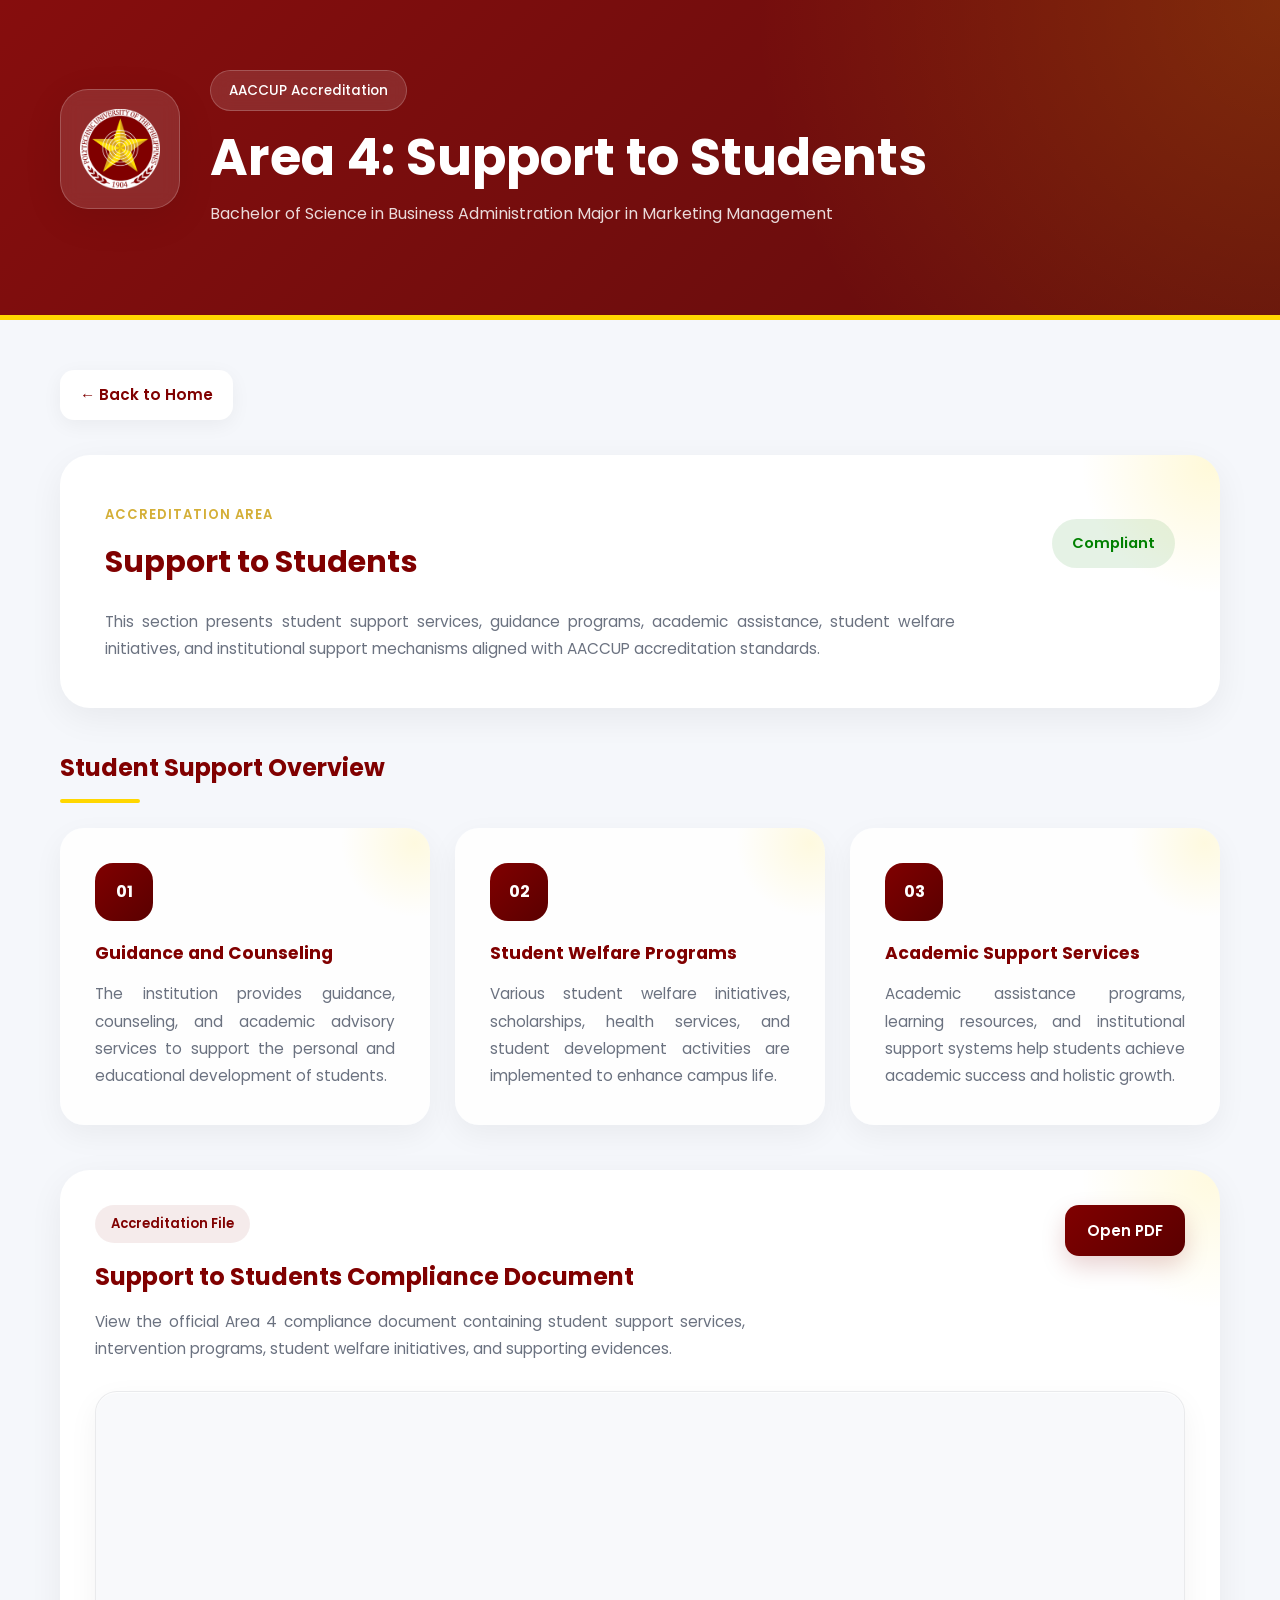
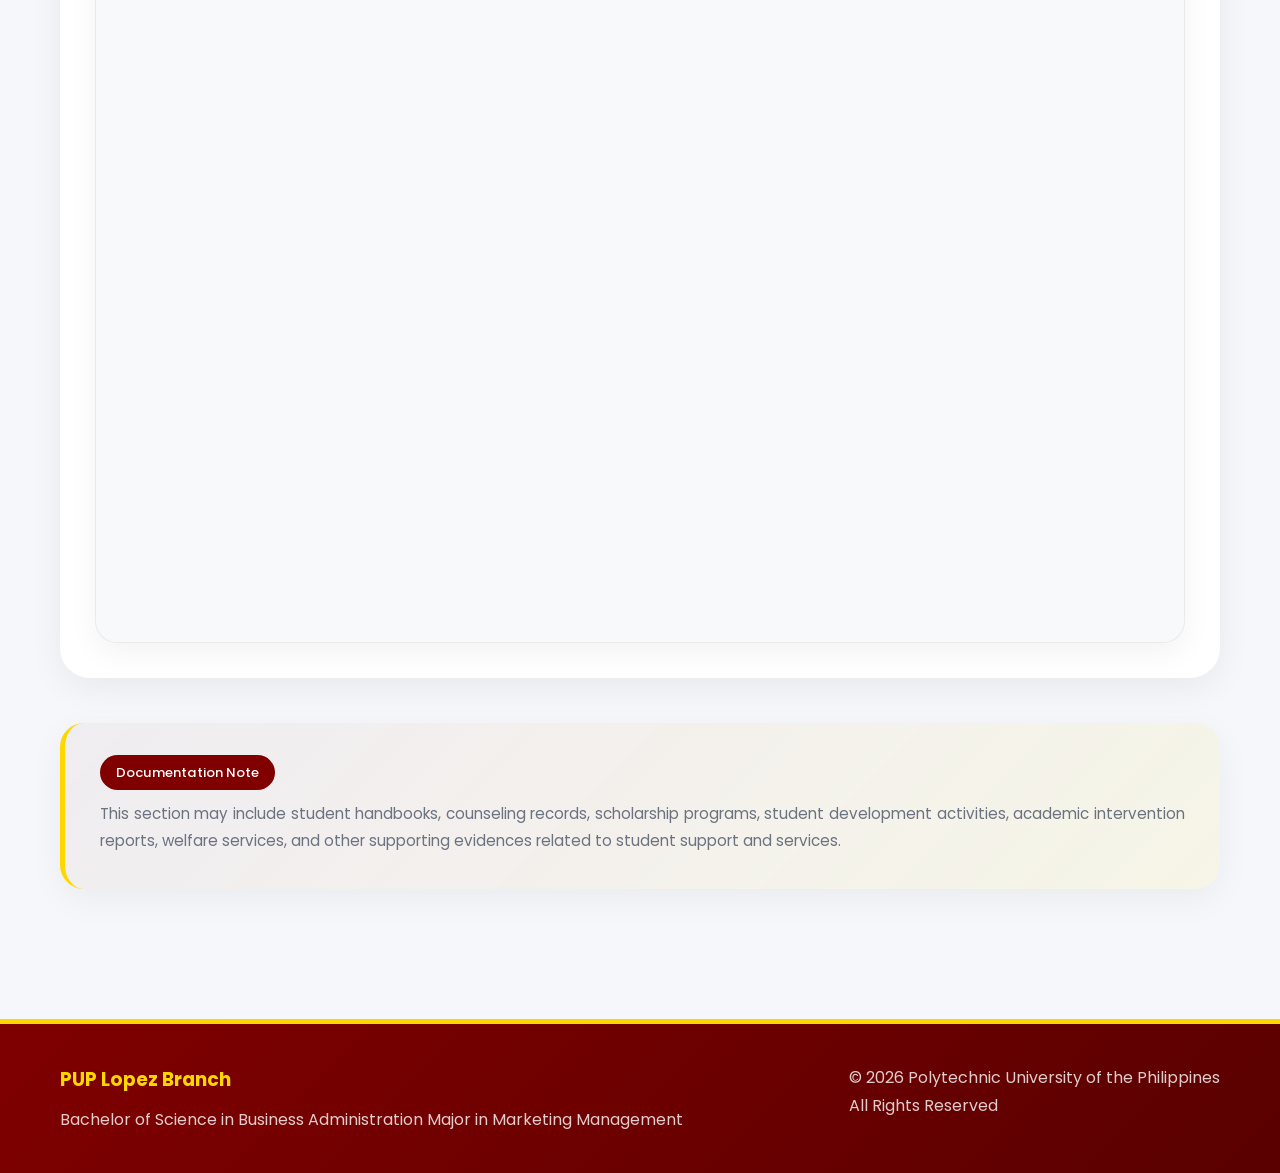
<file: area4.html>
<!DOCTYPE html>
<html lang="en">
<head>
    <meta charset="UTF-8">
    <meta name="viewport" content="width=device-width, initial-scale=1.0">

    <title>Area 4: Support to Students | PUP</title>

    <!-- GLOBAL CSS -->
    <link rel="stylesheet" href="area.css">

    <!-- GOOGLE FONT -->
    <link href="https://fonts.googleapis.com/css2?family=Poppins:wght@300;400;500;600;700&display=swap" rel="stylesheet">

    <style>

    /* =========================================
    PAGE CONTAINER
    ========================================= */

    .page-container{

        max-width:1200px;

        margin:auto;

        padding:50px 20px;
    }

    /* =========================================
    BACK BUTTON
    ========================================= */

    .back-button{

        display:inline-flex;

        align-items:center;

        gap:10px;

        padding:12px 20px;

        background:var(--white);

        color:var(--pup-maroon);

        text-decoration:none;

        font-size:0.95rem;

        font-weight:600;

        border-radius:14px;

        box-shadow:0 5px 20px rgba(0,0,0,0.05);

        transition:var(--transition);

        margin-bottom:35px;
    }

    .back-button:hover{

        transform:translateY(-3px);

        background:var(--pup-maroon);

        color:var(--white);
    }

    /* =========================================
    HERO CARD
    ========================================= */

    .hero-card{

        background:var(--white);

        padding:45px;

        border-radius:30px;

        box-shadow:0 10px 35px rgba(0,0,0,0.06);

        margin-bottom:40px;

        position:relative;

        overflow:hidden;
    }

    .hero-card::before{

        content:"";

        position:absolute;

        top:-120px;
        right:-120px;

        width:260px;
        height:260px;

        background:
            radial-gradient(
                circle,
                rgba(255,215,0,0.15),
                transparent 70%
            );
    }

    .hero-top{

        display:flex;

        justify-content:space-between;

        align-items:center;

        gap:20px;

        flex-wrap:wrap;

        margin-bottom:20px;

        position:relative;

        z-index:2;
    }

    .mini-title{

        color:var(--pup-gold-dark);

        font-size:0.82rem;

        font-weight:600;

        letter-spacing:1px;

        text-transform:uppercase;

        margin-bottom:10px;

        display:inline-block;
    }

    .hero-top h2{

        font-size:1.9rem;

        color:var(--pup-maroon);

        font-weight:700;
    }

    .status-badge{

        background:rgba(0,128,0,0.1);

        color:green;

        padding:12px 20px;

        border-radius:999px;

        font-size:0.92rem;

        font-weight:600;
    }

    .hero-description{

        color:var(--text-muted);

        max-width:850px;

        font-size:0.96rem;

        line-height:1.8;

        text-align:justify;

        position:relative;

        z-index:2;
    }

    /* =========================================
    SECTION TITLE
    ========================================= */

    .section-title{

        margin-bottom:25px;
    }

    .section-title h3{

        font-size:1.5rem;

        color:var(--pup-maroon);

        margin-bottom:10px;
    }

    .title-line{

        width:80px;

        height:4px;

        background:var(--pup-gold);

        border-radius:999px;
    }

    /* =========================================
    STUDENT SUPPORT SECTION
    ========================================= */

    .content-section{

        margin-top:20px;

        margin-bottom:45px;
    }

    .content-grid{

        display:grid;

        grid-template-columns:
            repeat(auto-fit, minmax(280px, 1fr));

        gap:25px;
    }

    .info-card{

        background:rgba(255,255,255,0.88);

        border-radius:24px;

        padding:35px;

        box-shadow:0 10px 30px rgba(0,0,0,0.05);

        transition:var(--transition);

        position:relative;

        overflow:hidden;
    }

    .info-card::before{

        content:"";

        position:absolute;

        top:-60px;
        right:-60px;

        width:150px;
        height:150px;

        background:
            radial-gradient(
                circle,
                rgba(255,215,0,0.12),
                transparent 70%
            );
    }

    .info-card:hover{

        transform:translateY(-8px);

        box-shadow:0 18px 35px rgba(0,0,0,0.08);
    }

    .card-icon{

        width:58px;
        height:58px;

        border-radius:18px;

        background:
            linear-gradient(
                135deg,
                var(--pup-maroon),
                var(--pup-maroon-dark)
            );

        color:var(--white);

        display:flex;

        align-items:center;

        justify-content:center;

        font-weight:700;

        margin-bottom:18px;

        position:relative;

        z-index:2;
    }

    .info-card h4{

        color:var(--pup-maroon);

        margin-bottom:12px;

        font-size:1.08rem;

        position:relative;

        z-index:2;
    }

    .info-card p{

        color:var(--text-muted);

        font-size:0.95rem;

        line-height:1.8;

        text-align:justify;

        position:relative;

        z-index:2;
    }

    /* =========================================
    DOCUMENT SECTION
    ========================================= */

    .document-section{

        margin-top:45px;

        background:var(--white);

        border-radius:30px;

        padding:35px;

        box-shadow:0 10px 35px rgba(0,0,0,0.06);

        overflow:hidden;

        position:relative;
    }

    .document-section::before{

        content:"";

        position:absolute;

        top:-120px;
        right:-120px;

        width:260px;
        height:260px;

        background:
            radial-gradient(
                circle,
                rgba(255,215,0,0.12),
                transparent 70%
            );
    }

    .document-header{

        display:flex;

        justify-content:space-between;

        align-items:flex-start;

        gap:20px;

        flex-wrap:wrap;

        margin-bottom:28px;

        position:relative;

        z-index:2;
    }

    .document-label{

        display:inline-block;

        padding:8px 16px;

        background:rgba(128,0,0,0.08);

        color:var(--pup-maroon);

        border-radius:999px;

        font-size:0.82rem;

        font-weight:600;

        margin-bottom:14px;
    }

    .document-header h3{

        font-size:1.5rem;

        color:var(--pup-maroon);

        margin-bottom:10px;
    }

    .document-header p{

        max-width:650px;

        color:var(--text-muted);

        font-size:0.95rem;

        line-height:1.8;

        text-align:justify;
    }

    /* =========================================
    BUTTON
    ========================================= */

    .download-btn{

        display:inline-flex;

        align-items:center;

        justify-content:center;

        padding:13px 22px;

        background:
            linear-gradient(
                135deg,
                var(--pup-maroon),
                var(--pup-maroon-dark)
            );

        color:var(--white);

        text-decoration:none;

        border-radius:14px;

        font-size:0.93rem;

        font-weight:600;

        transition:var(--transition);

        box-shadow:0 10px 25px rgba(128,0,0,0.18);
    }

    .download-btn:hover{

        transform:translateY(-3px);

        opacity:0.95;
    }

    /* =========================================
    PDF VIEWER
    ========================================= */

    .pdf-container{

        position:relative;

        border-radius:22px;

        overflow:hidden;

        border:1px solid rgba(0,0,0,0.06);

        background:#f8f9fb;

        box-shadow:
            inset 0 1px 0 rgba(255,255,255,0.8),
            0 10px 30px rgba(0,0,0,0.05);
    }

    .pdf-frame{

        width:100%;

        height:850px;

        border:none;

        display:block;
    }

    /* =========================================
    NOTE SECTION
    ========================================= */

    .highlight-box{

        margin-top:45px;

        padding:35px;

        border-radius:24px;

        background:
            linear-gradient(
                135deg,
                rgba(128,0,0,0.04),
                rgba(255,215,0,0.08)
            );

        border-left:5px solid var(--pup-gold);

        box-shadow:0 10px 35px rgba(0,0,0,0.05);
    }

    .highlight-header{

        margin-bottom:15px;
    }

    .highlight-header span{

        background:var(--pup-maroon);

        color:var(--white);

        padding:8px 16px;

        border-radius:999px;

        font-size:0.82rem;

        font-weight:500;
    }

    .highlight-box p{

        color:var(--text-muted);

        font-size:0.95rem;

        line-height:1.8;

        text-align:justify;
    }

    /* =========================================
    RESPONSIVE
    ========================================= */

    @media (max-width:768px){

        .hero-card,
        .document-section,
        .highlight-box{

            padding:28px;
        }

        .hero-top h2,
        .document-header h3{

            font-size:1.45rem;
        }

        .hero-description,
        .info-card p,
        .document-header p,
        .highlight-box p{

            font-size:0.93rem;
        }

        .pdf-frame{

            height:600px;
        }

        .download-btn{

            width:100%;
        }

    }

    </style>
</head>
<body>

    <!-- =========================
    HEADER
    ========================== -->
    <header class="main-header">

        <div class="header-overlay"></div>

        <div class="header-content">

            <div class="logo-wrapper">
                <img src="all pictures/logo.png" alt="PUP Logo">
            </div>

            <div class="header-text">

                <span class="header-badge">
                    AACCUP Accreditation
                </span>

                <h1>Area 4: Support to Students</h1>

                <p>
                    Bachelor of Science in Business Administration
                    Major in Marketing Management
                </p>

            </div>

        </div>

    </header>

    <!-- =========================
    MAIN CONTENT
    ========================== -->
    <main class="page-container">

        <!-- BACK BUTTON -->
        <a href="index.html" class="back-button">
            ← Back to Home
        </a>

        <!-- HERO SECTION -->
        <section class="hero-card">

            <div class="hero-top">

                <div>

                    <span class="mini-title">
                        Accreditation Area
                    </span>

                    <h2>Support to Students</h2>

                </div>

                <div class="status-badge">
                    Compliant
                </div>

            </div>

            <p class="hero-description">
                This section presents student support services,
                guidance programs, academic assistance,
                student welfare initiatives, and institutional
                support mechanisms aligned with AACCUP
                accreditation standards.
            </p>

        </section>

        <!-- STUDENT SUPPORT OVERVIEW -->
        <section class="content-section">

            <div class="section-title">

                <h3>Student Support Overview</h3>

                <div class="title-line"></div>

            </div>

            <div class="content-grid">

                <!-- CARD -->
                <div class="info-card">

                    <div class="card-icon">
                        01
                    </div>

                    <h4>Guidance and Counseling</h4>

                    <p>
                        The institution provides guidance,
                        counseling, and academic advisory
                        services to support the personal and
                        educational development of students.
                    </p>

                </div>

                <!-- CARD -->
                <div class="info-card">

                    <div class="card-icon">
                        02
                    </div>

                    <h4>Student Welfare Programs</h4>

                    <p>
                        Various student welfare initiatives,
                        scholarships, health services,
                        and student development activities
                        are implemented to enhance campus life.
                    </p>

                </div>

                <!-- CARD -->
                <div class="info-card">

                    <div class="card-icon">
                        03
                    </div>

                    <h4>Academic Support Services</h4>

                    <p>
                        Academic assistance programs,
                        learning resources, and institutional
                        support systems help students achieve
                        academic success and holistic growth.
                    </p>

                </div>

            </div>

        </section>

        <!-- DOCUMENT SECTION -->
        <section class="document-section">

            <div class="document-header">

                <div>

                    <span class="document-label">
                        Accreditation File
                    </span>

                    <h3>Support to Students Compliance Document</h3>

                    <p>
                        View the official Area 4 compliance
                        document containing student support
                        services, intervention programs,
                        student welfare initiatives,
                        and supporting evidences.
                    </p>

                </div>

                <a href="AREA 4_Compliance-Form-BSBAMM.pdf"
                   class="download-btn"
                   target="_blank">

                    Open PDF

                </a>

            </div>

            <!-- PDF VIEWER -->
            <div class="pdf-container">

                <iframe
                    src="AREA 4_Compliance-Form-BSBAMM.pdf"
                    class="pdf-frame">
                </iframe>

            </div>

        </section>

        <!-- NOTE SECTION -->
        <section class="highlight-box">

            <div class="highlight-header">

                <span>
                    Documentation Note
                </span>

            </div>

            <p>
                This section may include student handbooks,
                counseling records, scholarship programs,
                student development activities, academic
                intervention reports, welfare services,
                and other supporting evidences related
                to student support and services.
            </p>

        </section>

    </main>

    <!-- =========================
    FOOTER
    ========================== -->
    <footer class="main-footer">

        <div class="footer-content">

            <div class="footer-left">

                <h3>PUP Lopez Branch</h3>

                <p>
                    Bachelor of Science in Business Administration
                    Major in Marketing Management
                </p>

            </div>

            <div class="footer-right">

                <p>
                    © 2026 Polytechnic University of the Philippines
                </p>

                <span>
                    All Rights Reserved
                </span>

            </div>

        </div>

    </footer>

</body>
</html>
</file>
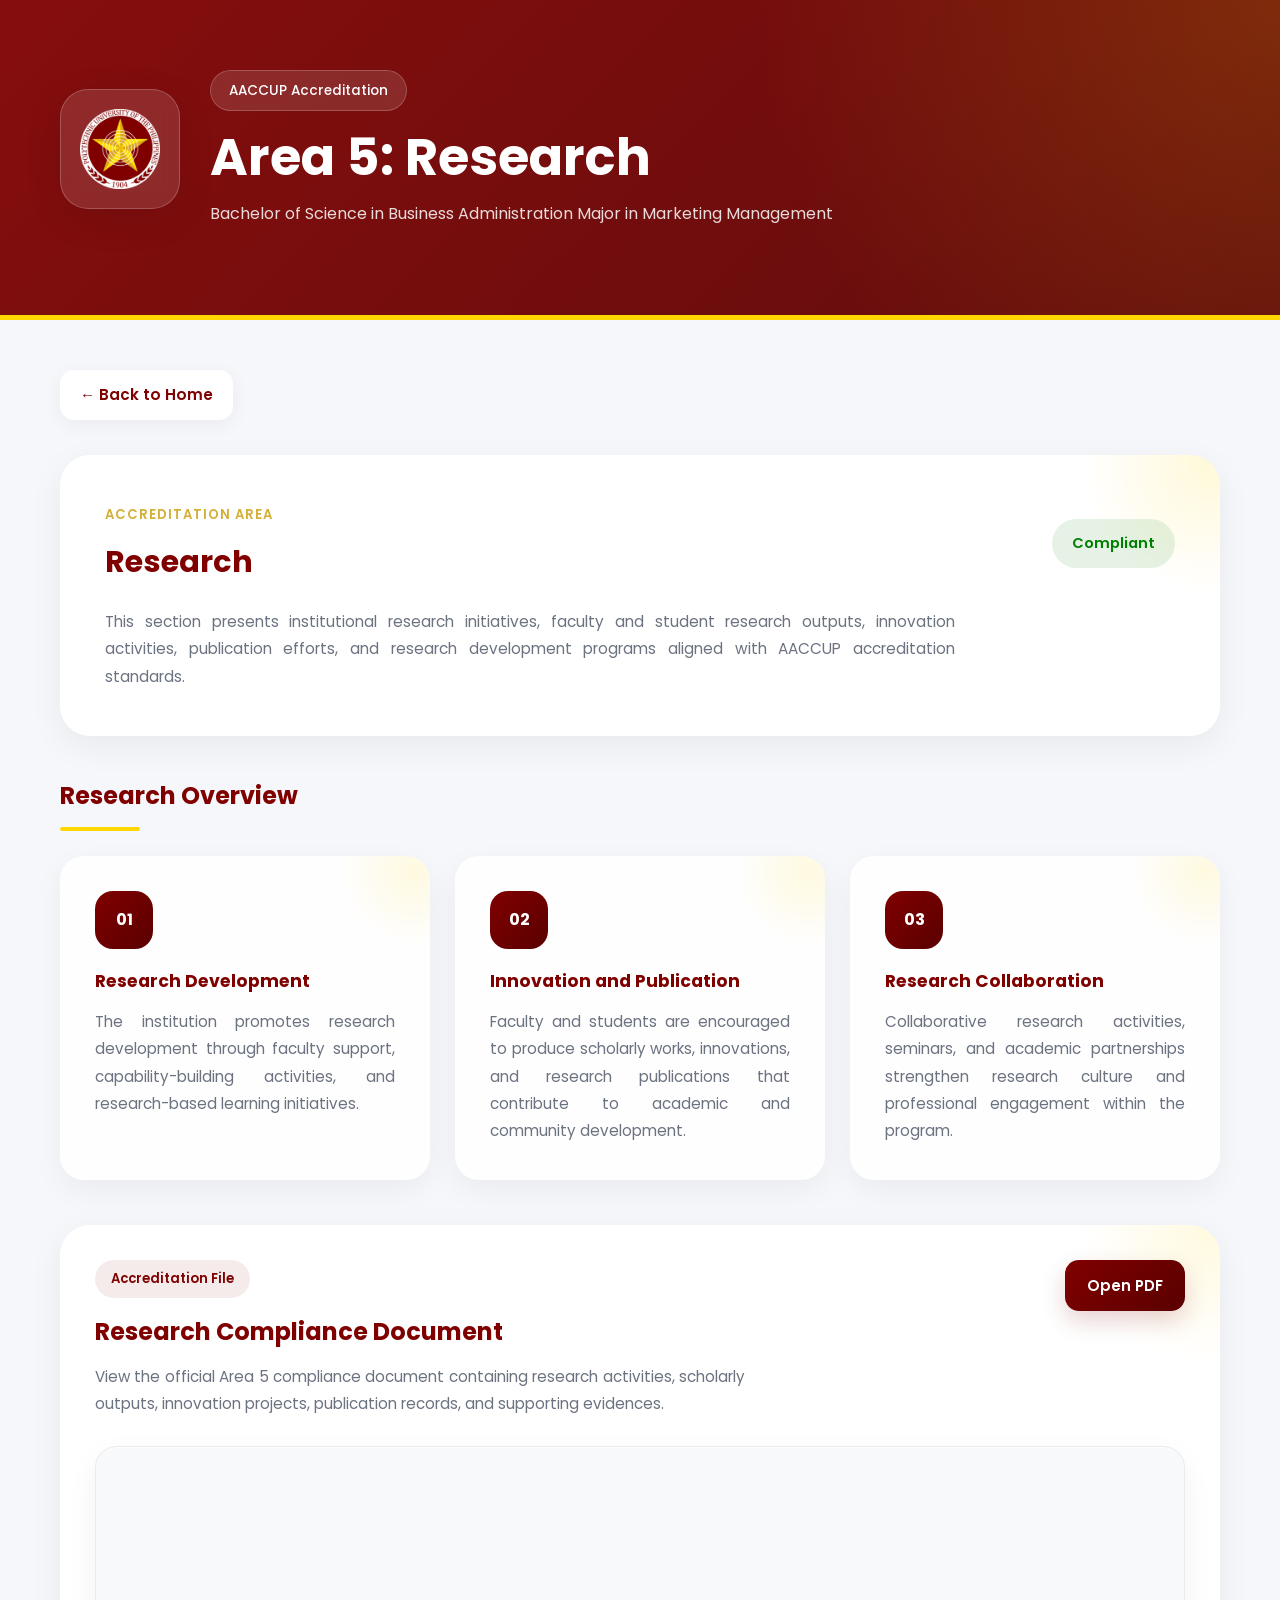
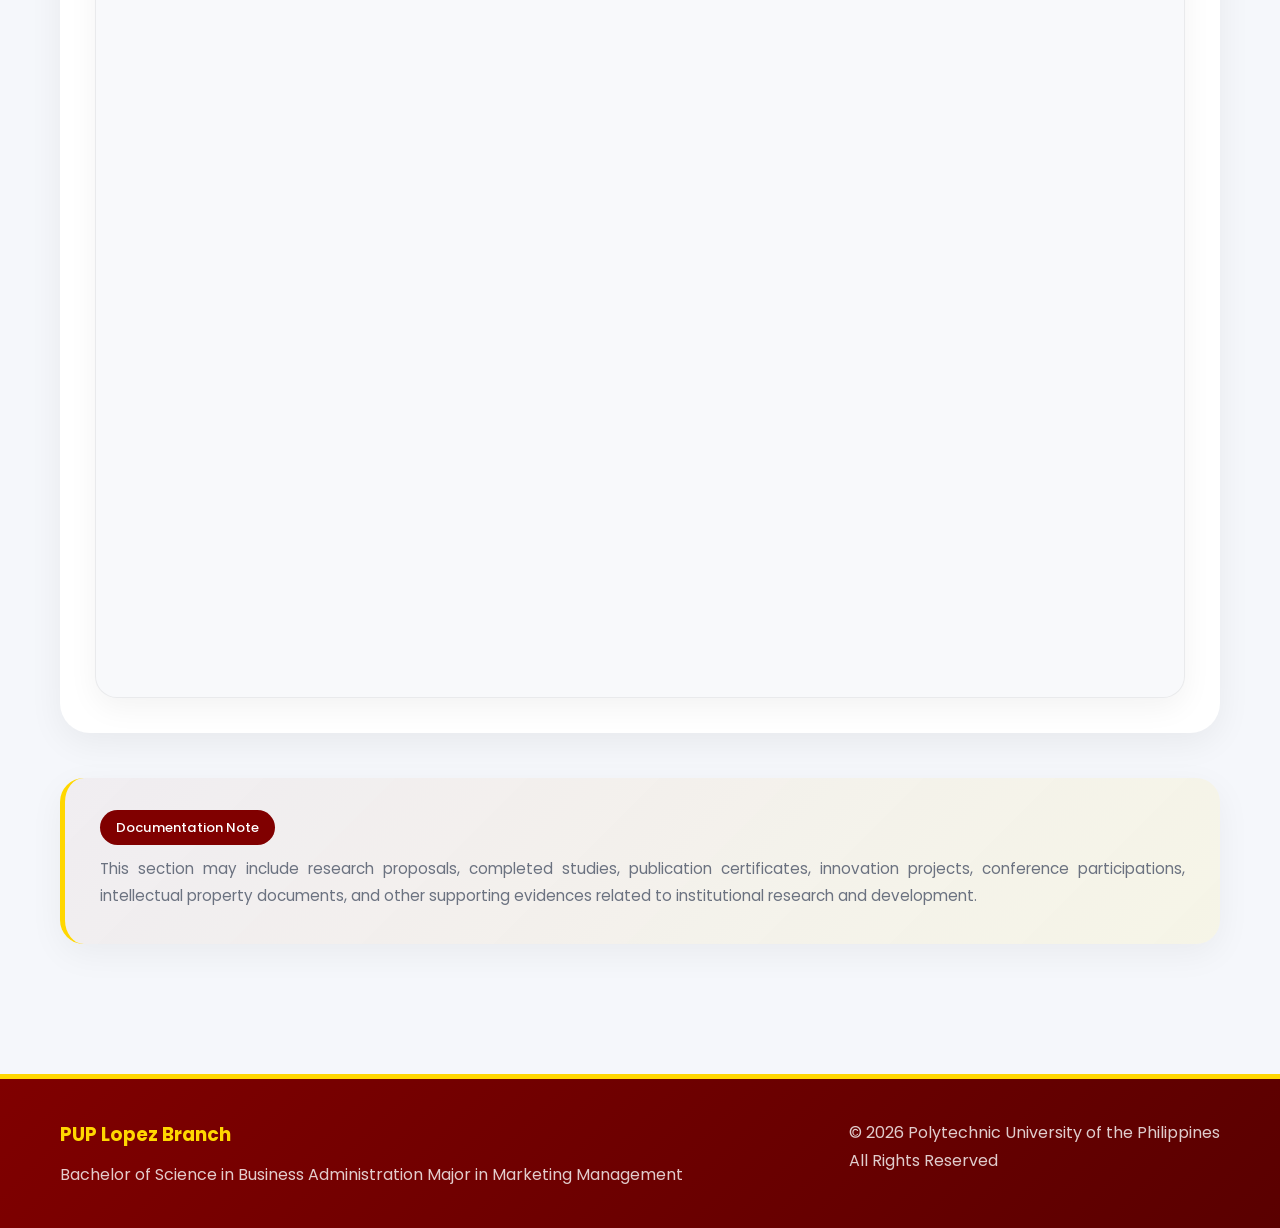
<file: area5.html>
<!DOCTYPE html>
<html lang="en">
<head>
    <meta charset="UTF-8">
    <meta name="viewport" content="width=device-width, initial-scale=1.0">

    <title>Area 5: Research | PUP</title>

    <!-- GLOBAL CSS -->
    <link rel="stylesheet" href="area.css">

    <!-- GOOGLE FONT -->
    <link href="https://fonts.googleapis.com/css2?family=Poppins:wght@300;400;500;600;700&display=swap" rel="stylesheet">

    <style>

    /* =========================================
    PAGE CONTAINER
    ========================================= */

    .page-container{

        max-width:1200px;

        margin:auto;

        padding:50px 20px;
    }

    /* =========================================
    BACK BUTTON
    ========================================= */

    .back-button{

        display:inline-flex;

        align-items:center;

        gap:10px;

        padding:12px 20px;

        background:var(--white);

        color:var(--pup-maroon);

        text-decoration:none;

        font-size:0.95rem;

        font-weight:600;

        border-radius:14px;

        box-shadow:0 5px 20px rgba(0,0,0,0.05);

        transition:var(--transition);

        margin-bottom:35px;
    }

    .back-button:hover{

        transform:translateY(-3px);

        background:var(--pup-maroon);

        color:var(--white);
    }

    /* =========================================
    HERO CARD
    ========================================= */

    .hero-card{

        background:var(--white);

        padding:45px;

        border-radius:30px;

        box-shadow:0 10px 35px rgba(0,0,0,0.06);

        margin-bottom:40px;

        position:relative;

        overflow:hidden;
    }

    .hero-card::before{

        content:"";

        position:absolute;

        top:-120px;
        right:-120px;

        width:260px;
        height:260px;

        background:
            radial-gradient(
                circle,
                rgba(255,215,0,0.15),
                transparent 70%
            );
    }

    .hero-top{

        display:flex;

        justify-content:space-between;

        align-items:center;

        gap:20px;

        flex-wrap:wrap;

        margin-bottom:20px;

        position:relative;

        z-index:2;
    }

    .mini-title{

        color:var(--pup-gold-dark);

        font-size:0.82rem;

        font-weight:600;

        letter-spacing:1px;

        text-transform:uppercase;

        margin-bottom:10px;

        display:inline-block;
    }

    .hero-top h2{

        font-size:1.9rem;

        color:var(--pup-maroon);

        font-weight:700;
    }

    .status-badge{

        background:rgba(0,128,0,0.1);

        color:green;

        padding:12px 20px;

        border-radius:999px;

        font-size:0.92rem;

        font-weight:600;
    }

    .hero-description{

        color:var(--text-muted);

        max-width:850px;

        font-size:0.96rem;

        line-height:1.8;

        text-align:justify;

        position:relative;

        z-index:2;
    }

    /* =========================================
    SECTION TITLE
    ========================================= */

    .section-title{

        margin-bottom:25px;
    }

    .section-title h3{

        font-size:1.5rem;

        color:var(--pup-maroon);

        margin-bottom:10px;
    }

    .title-line{

        width:80px;

        height:4px;

        background:var(--pup-gold);

        border-radius:999px;
    }

    /* =========================================
    RESEARCH SECTION
    ========================================= */

    .content-section{

        margin-top:20px;

        margin-bottom:45px;
    }

    .content-grid{

        display:grid;

        grid-template-columns:
            repeat(auto-fit, minmax(280px, 1fr));

        gap:25px;
    }

    .info-card{

        background:rgba(255,255,255,0.88);

        border-radius:24px;

        padding:35px;

        box-shadow:0 10px 30px rgba(0,0,0,0.05);

        transition:var(--transition);

        position:relative;

        overflow:hidden;
    }

    .info-card::before{

        content:"";

        position:absolute;

        top:-60px;
        right:-60px;

        width:150px;
        height:150px;

        background:
            radial-gradient(
                circle,
                rgba(255,215,0,0.12),
                transparent 70%
            );
    }

    .info-card:hover{

        transform:translateY(-8px);

        box-shadow:0 18px 35px rgba(0,0,0,0.08);
    }

    .card-icon{

        width:58px;
        height:58px;

        border-radius:18px;

        background:
            linear-gradient(
                135deg,
                var(--pup-maroon),
                var(--pup-maroon-dark)
            );

        color:var(--white);

        display:flex;

        align-items:center;

        justify-content:center;

        font-weight:700;

        margin-bottom:18px;

        position:relative;

        z-index:2;
    }

    .info-card h4{

        color:var(--pup-maroon);

        margin-bottom:12px;

        font-size:1.08rem;

        position:relative;

        z-index:2;
    }

    .info-card p{

        color:var(--text-muted);

        font-size:0.95rem;

        line-height:1.8;

        text-align:justify;

        position:relative;

        z-index:2;
    }

    /* =========================================
    DOCUMENT SECTION
    ========================================= */

    .document-section{

        margin-top:45px;

        background:var(--white);

        border-radius:30px;

        padding:35px;

        box-shadow:0 10px 35px rgba(0,0,0,0.06);

        overflow:hidden;

        position:relative;
    }

    .document-section::before{

        content:"";

        position:absolute;

        top:-120px;
        right:-120px;

        width:260px;
        height:260px;

        background:
            radial-gradient(
                circle,
                rgba(255,215,0,0.12),
                transparent 70%
            );
    }

    .document-header{

        display:flex;

        justify-content:space-between;

        align-items:flex-start;

        gap:20px;

        flex-wrap:wrap;

        margin-bottom:28px;

        position:relative;

        z-index:2;
    }

    .document-label{

        display:inline-block;

        padding:8px 16px;

        background:rgba(128,0,0,0.08);

        color:var(--pup-maroon);

        border-radius:999px;

        font-size:0.82rem;

        font-weight:600;

        margin-bottom:14px;
    }

    .document-header h3{

        font-size:1.5rem;

        color:var(--pup-maroon);

        margin-bottom:10px;
    }

    .document-header p{

        max-width:650px;

        color:var(--text-muted);

        font-size:0.95rem;

        line-height:1.8;

        text-align:justify;
    }

    /* =========================================
    BUTTON
    ========================================= */

    .download-btn{

        display:inline-flex;

        align-items:center;

        justify-content:center;

        padding:13px 22px;

        background:
            linear-gradient(
                135deg,
                var(--pup-maroon),
                var(--pup-maroon-dark)
            );

        color:var(--white);

        text-decoration:none;

        border-radius:14px;

        font-size:0.93rem;

        font-weight:600;

        transition:var(--transition);

        box-shadow:0 10px 25px rgba(128,0,0,0.18);
    }

    .download-btn:hover{

        transform:translateY(-3px);

        opacity:0.95;
    }

    /* =========================================
    PDF VIEWER
    ========================================= */

    .pdf-container{

        position:relative;

        border-radius:22px;

        overflow:hidden;

        border:1px solid rgba(0,0,0,0.06);

        background:#f8f9fb;

        box-shadow:
            inset 0 1px 0 rgba(255,255,255,0.8),
            0 10px 30px rgba(0,0,0,0.05);
    }

    .pdf-frame{

        width:100%;

        height:850px;

        border:none;

        display:block;
    }

    /* =========================================
    NOTE SECTION
    ========================================= */

    .highlight-box{

        margin-top:45px;

        padding:35px;

        border-radius:24px;

        background:
            linear-gradient(
                135deg,
                rgba(128,0,0,0.04),
                rgba(255,215,0,0.08)
            );

        border-left:5px solid var(--pup-gold);

        box-shadow:0 10px 35px rgba(0,0,0,0.05);
    }

    .highlight-header{

        margin-bottom:15px;
    }

    .highlight-header span{

        background:var(--pup-maroon);

        color:var(--white);

        padding:8px 16px;

        border-radius:999px;

        font-size:0.82rem;

        font-weight:500;
    }

    .highlight-box p{

        color:var(--text-muted);

        font-size:0.95rem;

        line-height:1.8;

        text-align:justify;
    }

    /* =========================================
    RESPONSIVE
    ========================================= */

    @media (max-width:768px){

        .hero-card,
        .document-section,
        .highlight-box{

            padding:28px;
        }

        .hero-top h2,
        .document-header h3{

            font-size:1.45rem;
        }

        .hero-description,
        .info-card p,
        .document-header p,
        .highlight-box p{

            font-size:0.93rem;
        }

        .pdf-frame{

            height:600px;
        }

        .download-btn{

            width:100%;
        }

    }

    </style>
</head>
<body>

    <!-- =========================
    HEADER
    ========================== -->
    <header class="main-header">

        <div class="header-overlay"></div>

        <div class="header-content">

            <div class="logo-wrapper">
                <img src="all pictures/logo.png" alt="PUP Logo">
            </div>

            <div class="header-text">

                <span class="header-badge">
                    AACCUP Accreditation
                </span>

                <h1>Area 5: Research</h1>

                <p>
                    Bachelor of Science in Business Administration
                    Major in Marketing Management
                </p>

            </div>

        </div>

    </header>

    <!-- =========================
    MAIN CONTENT
    ========================== -->
    <main class="page-container">

        <!-- BACK BUTTON -->
        <a href="index.html" class="back-button">
            ← Back to Home
        </a>

        <!-- HERO SECTION -->
        <section class="hero-card">

            <div class="hero-top">

                <div>

                    <span class="mini-title">
                        Accreditation Area
                    </span>

                    <h2>Research</h2>

                </div>

                <div class="status-badge">
                    Compliant
                </div>

            </div>

            <p class="hero-description">
                This section presents institutional research
                initiatives, faculty and student research
                outputs, innovation activities, publication
                efforts, and research development programs
                aligned with AACCUP accreditation standards.
            </p>

        </section>

        <!-- RESEARCH OVERVIEW -->
        <section class="content-section">

            <div class="section-title">

                <h3>Research Overview</h3>

                <div class="title-line"></div>

            </div>

            <div class="content-grid">

                <!-- CARD -->
                <div class="info-card">

                    <div class="card-icon">
                        01
                    </div>

                    <h4>Research Development</h4>

                    <p>
                        The institution promotes research
                        development through faculty support,
                        capability-building activities,
                        and research-based learning initiatives.
                    </p>

                </div>

                <!-- CARD -->
                <div class="info-card">

                    <div class="card-icon">
                        02
                    </div>

                    <h4>Innovation and Publication</h4>

                    <p>
                        Faculty and students are encouraged
                        to produce scholarly works, innovations,
                        and research publications that contribute
                        to academic and community development.
                    </p>

                </div>

                <!-- CARD -->
                <div class="info-card">

                    <div class="card-icon">
                        03
                    </div>

                    <h4>Research Collaboration</h4>

                    <p>
                        Collaborative research activities,
                        seminars, and academic partnerships
                        strengthen research culture and
                        professional engagement within the program.
                    </p>

                </div>

            </div>

        </section>

        <!-- DOCUMENT SECTION -->
        <section class="document-section">

            <div class="document-header">

                <div>

                    <span class="document-label">
                        Accreditation File
                    </span>

                    <h3>Research Compliance Document</h3>

                    <p>
                        View the official Area 5 compliance
                        document containing research activities,
                        scholarly outputs, innovation projects,
                        publication records, and supporting evidences.
                    </p>

                </div>

                <a href="AREA 5_Compliance-Form-BSBAMM.pdf"
                   class="download-btn"
                   target="_blank">

                    Open PDF

                </a>

            </div>

            <!-- PDF VIEWER -->
            <div class="pdf-container">

                <iframe
                    src="AREA 5_Compliance-Form-BSBAMM.pdf"
                    class="pdf-frame">
                </iframe>

            </div>

        </section>

        <!-- NOTE SECTION -->
        <section class="highlight-box">

            <div class="highlight-header">

                <span>
                    Documentation Note
                </span>

            </div>

            <p>
                This section may include research proposals,
                completed studies, publication certificates,
                innovation projects, conference participations,
                intellectual property documents, and other
                supporting evidences related to institutional
                research and development.
            </p>

        </section>

    </main>

    <!-- =========================
    FOOTER
    ========================== -->
    <footer class="main-footer">

        <div class="footer-content">

            <div class="footer-left">

                <h3>PUP Lopez Branch</h3>

                <p>
                    Bachelor of Science in Business Administration
                    Major in Marketing Management
                </p>

            </div>

            <div class="footer-right">

                <p>
                    © 2026 Polytechnic University of the Philippines
                </p>

                <span>
                    All Rights Reserved
                </span>

            </div>

        </div>

    </footer>

</body>
</html>
</file>
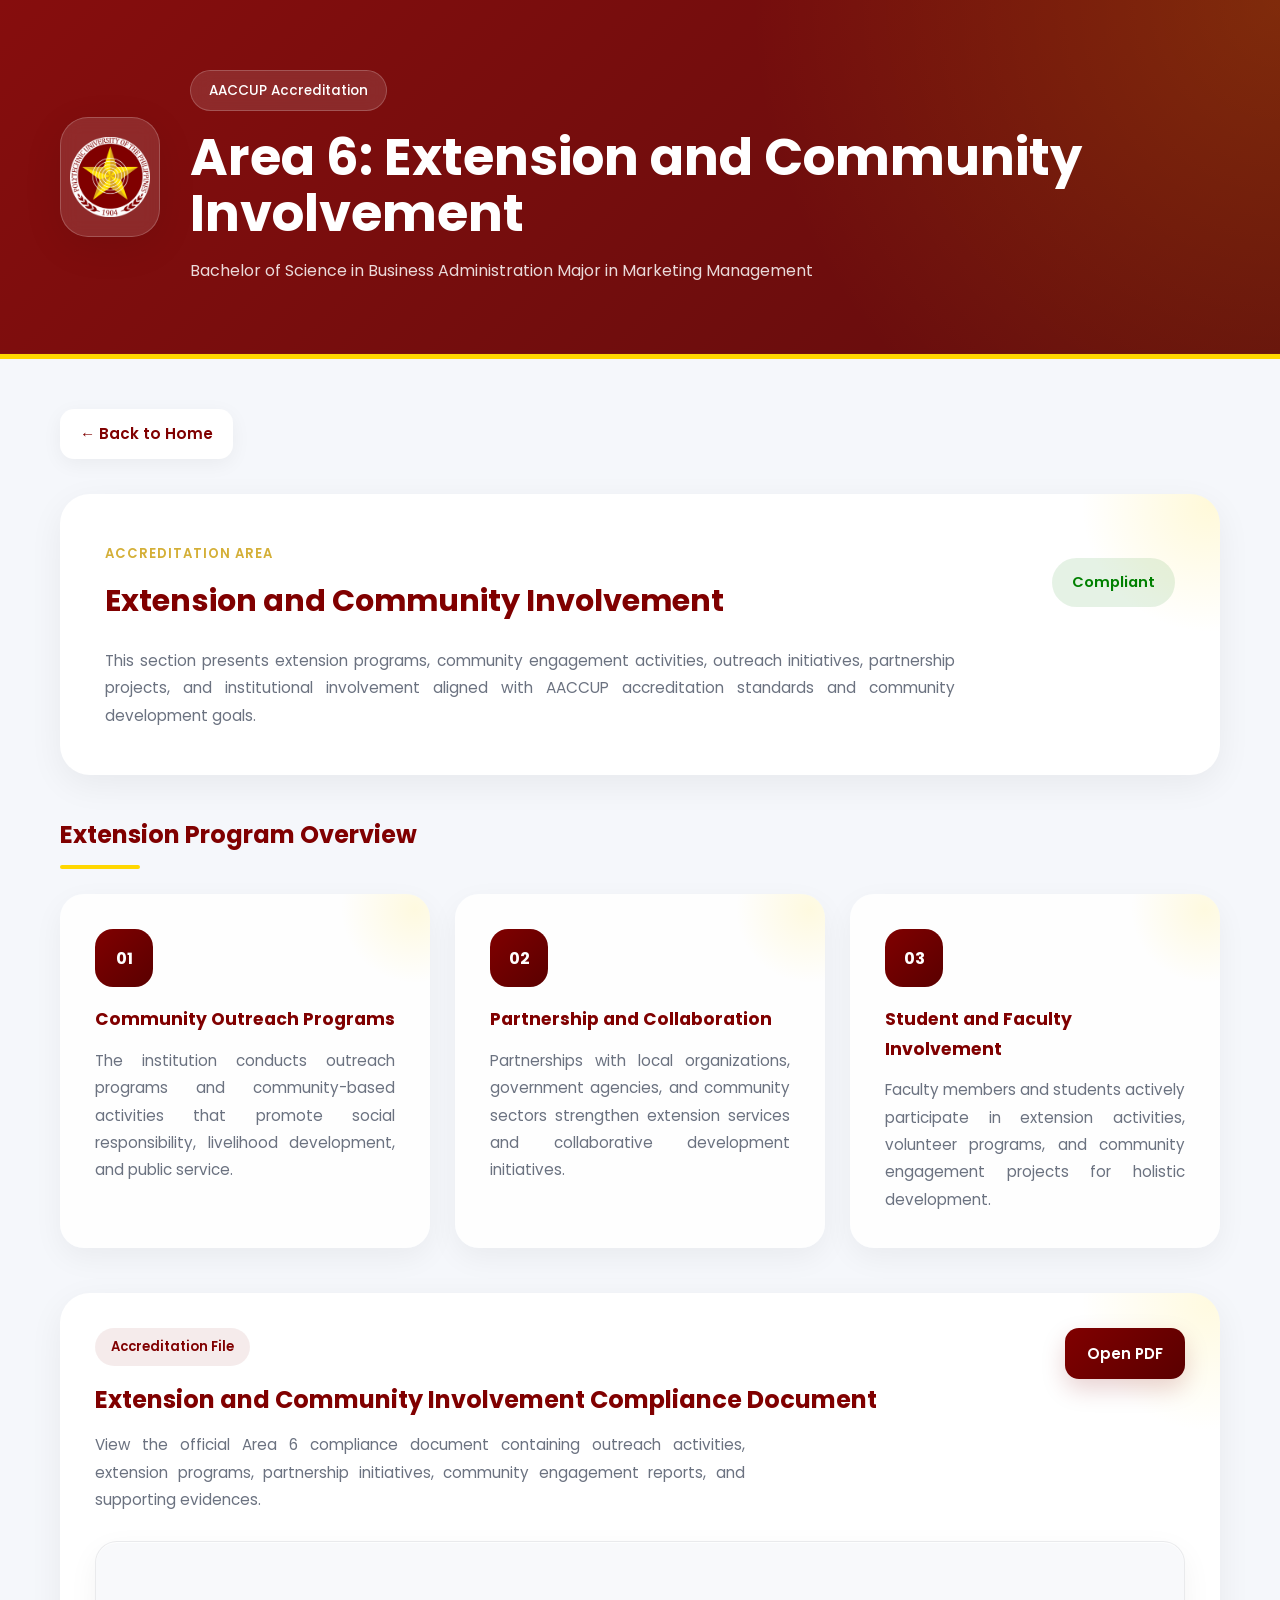
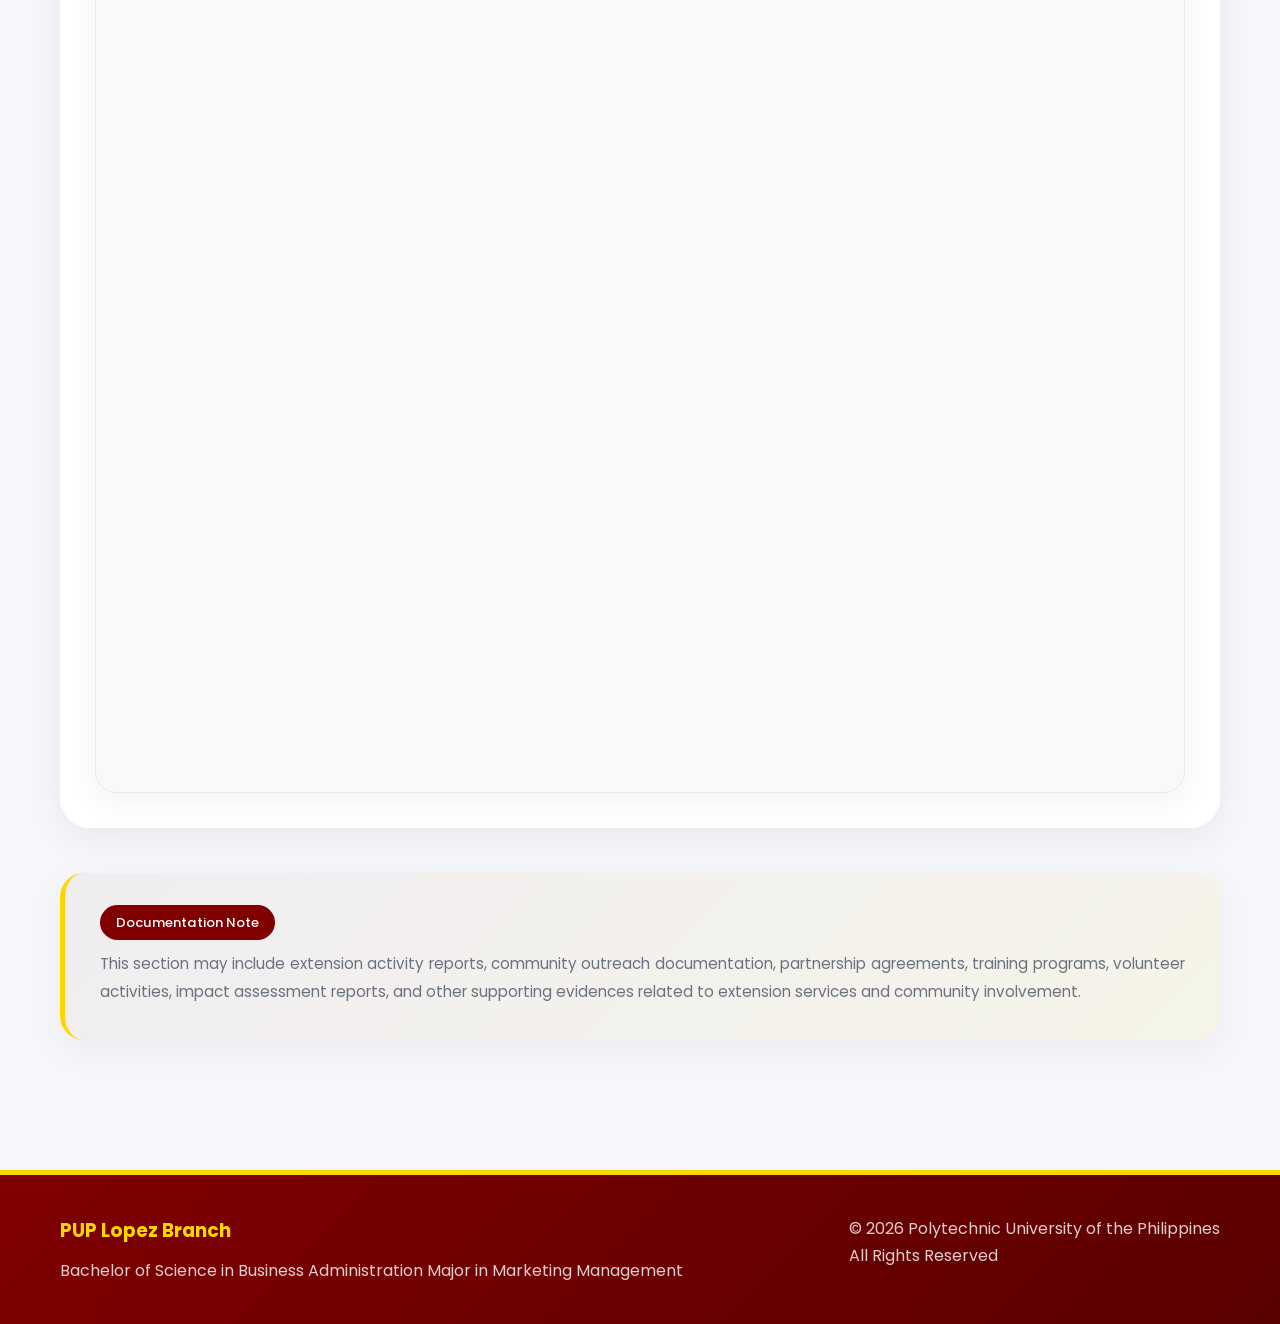
<file: area6.html>
<!DOCTYPE html>
<html lang="en">
<head>
    <meta charset="UTF-8">
    <meta name="viewport" content="width=device-width, initial-scale=1.0">

    <title>Area 7: Extension and Community Involvement | PUP</title>

    <!-- GLOBAL CSS -->
    <link rel="stylesheet" href="area.css">

    <!-- GOOGLE FONT -->
    <link href="https://fonts.googleapis.com/css2?family=Poppins:wght@300;400;500;600;700&display=swap" rel="stylesheet">

    <style>

    /* =========================================
    PAGE CONTAINER
    ========================================= */

    .page-container{

        max-width:1200px;

        margin:auto;

        padding:50px 20px;
    }

    /* =========================================
    BACK BUTTON
    ========================================= */

    .back-button{

        display:inline-flex;

        align-items:center;

        gap:10px;

        padding:12px 20px;

        background:var(--white);

        color:var(--pup-maroon);

        text-decoration:none;

        font-size:0.95rem;

        font-weight:600;

        border-radius:14px;

        box-shadow:0 5px 20px rgba(0,0,0,0.05);

        transition:var(--transition);

        margin-bottom:35px;
    }

    .back-button:hover{

        transform:translateY(-3px);

        background:var(--pup-maroon);

        color:var(--white);
    }

    /* =========================================
    HERO CARD
    ========================================= */

    .hero-card{

        background:var(--white);

        padding:45px;

        border-radius:30px;

        box-shadow:0 10px 35px rgba(0,0,0,0.06);

        margin-bottom:40px;

        position:relative;

        overflow:hidden;
    }

    .hero-card::before{

        content:"";

        position:absolute;

        top:-120px;
        right:-120px;

        width:260px;
        height:260px;

        background:
            radial-gradient(
                circle,
                rgba(255,215,0,0.15),
                transparent 70%
            );
    }

    .hero-top{

        display:flex;

        justify-content:space-between;

        align-items:center;

        gap:20px;

        flex-wrap:wrap;

        margin-bottom:20px;

        position:relative;

        z-index:2;
    }

    .mini-title{

        color:var(--pup-gold-dark);

        font-size:0.82rem;

        font-weight:600;

        letter-spacing:1px;

        text-transform:uppercase;

        margin-bottom:10px;

        display:inline-block;
    }

    .hero-top h2{

        font-size:1.9rem;

        color:var(--pup-maroon);

        font-weight:700;
    }

    .status-badge{

        background:rgba(0,128,0,0.1);

        color:green;

        padding:12px 20px;

        border-radius:999px;

        font-size:0.92rem;

        font-weight:600;
    }

    .hero-description{

        color:var(--text-muted);

        max-width:850px;

        font-size:0.96rem;

        line-height:1.8;

        text-align:justify;

        position:relative;

        z-index:2;
    }

    /* =========================================
    SECTION TITLE
    ========================================= */

    .section-title{

        margin-bottom:25px;
    }

    .section-title h3{

        font-size:1.5rem;

        color:var(--pup-maroon);

        margin-bottom:10px;
    }

    .title-line{

        width:80px;

        height:4px;

        background:var(--pup-gold);

        border-radius:999px;
    }

    /* =========================================
    EXTENSION SECTION
    ========================================= */

    .content-section{

        margin-top:20px;

        margin-bottom:45px;
    }

    .content-grid{

        display:grid;

        grid-template-columns:
            repeat(auto-fit, minmax(280px, 1fr));

        gap:25px;
    }

    .info-card{

        background:rgba(255,255,255,0.88);

        border-radius:24px;

        padding:35px;

        box-shadow:0 10px 30px rgba(0,0,0,0.05);

        transition:var(--transition);

        position:relative;

        overflow:hidden;
    }

    .info-card::before{

        content:"";

        position:absolute;

        top:-60px;
        right:-60px;

        width:150px;
        height:150px;

        background:
            radial-gradient(
                circle,
                rgba(255,215,0,0.12),
                transparent 70%
            );
    }

    .info-card:hover{

        transform:translateY(-8px);

        box-shadow:0 18px 35px rgba(0,0,0,0.08);
    }

    .card-icon{

        width:58px;
        height:58px;

        border-radius:18px;

        background:
            linear-gradient(
                135deg,
                var(--pup-maroon),
                var(--pup-maroon-dark)
            );

        color:var(--white);

        display:flex;

        align-items:center;

        justify-content:center;

        font-weight:700;

        margin-bottom:18px;

        position:relative;

        z-index:2;
    }

    .info-card h4{

        color:var(--pup-maroon);

        margin-bottom:12px;

        font-size:1.08rem;

        position:relative;

        z-index:2;
    }

    .info-card p{

        color:var(--text-muted);

        font-size:0.95rem;

        line-height:1.8;

        text-align:justify;

        position:relative;

        z-index:2;
    }

    /* =========================================
    DOCUMENT SECTION
    ========================================= */

    .document-section{

        margin-top:45px;

        background:var(--white);

        border-radius:30px;

        padding:35px;

        box-shadow:0 10px 35px rgba(0,0,0,0.06);

        overflow:hidden;

        position:relative;
    }

    .document-section::before{

        content:"";

        position:absolute;

        top:-120px;
        right:-120px;

        width:260px;
        height:260px;

        background:
            radial-gradient(
                circle,
                rgba(255,215,0,0.12),
                transparent 70%
            );
    }

    .document-header{

        display:flex;

        justify-content:space-between;

        align-items:flex-start;

        gap:20px;

        flex-wrap:wrap;

        margin-bottom:28px;

        position:relative;

        z-index:2;
    }

    .document-label{

        display:inline-block;

        padding:8px 16px;

        background:rgba(128,0,0,0.08);

        color:var(--pup-maroon);

        border-radius:999px;

        font-size:0.82rem;

        font-weight:600;

        margin-bottom:14px;
    }

    .document-header h3{

        font-size:1.5rem;

        color:var(--pup-maroon);

        margin-bottom:10px;
    }

    .document-header p{

        max-width:650px;

        color:var(--text-muted);

        font-size:0.95rem;

        line-height:1.8;

        text-align:justify;
    }

    /* =========================================
    BUTTON
    ========================================= */

    .download-btn{

        display:inline-flex;

        align-items:center;

        justify-content:center;

        padding:13px 22px;

        background:
            linear-gradient(
                135deg,
                var(--pup-maroon),
                var(--pup-maroon-dark)
            );

        color:var(--white);

        text-decoration:none;

        border-radius:14px;

        font-size:0.93rem;

        font-weight:600;

        transition:var(--transition);

        box-shadow:0 10px 25px rgba(128,0,0,0.18);
    }

    .download-btn:hover{

        transform:translateY(-3px);

        opacity:0.95;
    }

    /* =========================================
    PDF VIEWER
    ========================================= */

    .pdf-container{

        position:relative;

        border-radius:22px;

        overflow:hidden;

        border:1px solid rgba(0,0,0,0.06);

        background:#f8f9fb;

        box-shadow:
            inset 0 1px 0 rgba(255,255,255,0.8),
            0 10px 30px rgba(0,0,0,0.05);
    }

    .pdf-frame{

        width:100%;

        height:850px;

        border:none;

        display:block;
    }

    /* =========================================
    NOTE SECTION
    ========================================= */

    .highlight-box{

        margin-top:45px;

        padding:35px;

        border-radius:24px;

        background:
            linear-gradient(
                135deg,
                rgba(128,0,0,0.04),
                rgba(255,215,0,0.08)
            );

        border-left:5px solid var(--pup-gold);

        box-shadow:0 10px 35px rgba(0,0,0,0.05);
    }

    .highlight-header{

        margin-bottom:15px;
    }

    .highlight-header span{

        background:var(--pup-maroon);

        color:var(--white);

        padding:8px 16px;

        border-radius:999px;

        font-size:0.82rem;

        font-weight:500;
    }

    .highlight-box p{

        color:var(--text-muted);

        font-size:0.95rem;

        line-height:1.8;

        text-align:justify;
    }

    /* =========================================
    RESPONSIVE
    ========================================= */

    @media (max-width:768px){

        .hero-card,
        .document-section,
        .highlight-box{

            padding:28px;
        }

        .hero-top h2,
        .document-header h3{

            font-size:1.45rem;
        }

        .hero-description,
        .info-card p,
        .document-header p,
        .highlight-box p{

            font-size:0.93rem;
        }

        .pdf-frame{

            height:600px;
        }

        .download-btn{

            width:100%;
        }

    }

    </style>
</head>
<body>

    <!-- =========================
    HEADER
    ========================== -->
    <header class="main-header">

        <div class="header-overlay"></div>

        <div class="header-content">

            <div class="logo-wrapper">
                <img src="all pictures/logo.png" alt="PUP Logo">
            </div>

            <div class="header-text">

                <span class="header-badge">
                    AACCUP Accreditation
                </span>

                <h1>Area 6: Extension and Community Involvement</h1>

                <p>
                    Bachelor of Science in Business Administration
                    Major in Marketing Management
                </p>

            </div>

        </div>

    </header>

    <!-- =========================
    MAIN CONTENT
    ========================== -->
    <main class="page-container">

        <!-- BACK BUTTON -->
        <a href="index.html" class="back-button">
            ← Back to Home
        </a>

        <!-- HERO SECTION -->
        <section class="hero-card">

            <div class="hero-top">

                <div>

                    <span class="mini-title">
                        Accreditation Area
                    </span>

                    <h2>Extension and Community Involvement</h2>

                </div>

                <div class="status-badge">
                    Compliant
                </div>

            </div>

            <p class="hero-description">
                This section presents extension programs,
                community engagement activities, outreach
                initiatives, partnership projects, and
                institutional involvement aligned with
                AACCUP accreditation standards and community
                development goals.
            </p>

        </section>

        <!-- EXTENSION OVERVIEW -->
        <section class="content-section">

            <div class="section-title">

                <h3>Extension Program Overview</h3>

                <div class="title-line"></div>

            </div>

            <div class="content-grid">

                <!-- CARD -->
                <div class="info-card">

                    <div class="card-icon">
                        01
                    </div>

                    <h4>Community Outreach Programs</h4>

                    <p>
                        The institution conducts outreach
                        programs and community-based activities
                        that promote social responsibility,
                        livelihood development, and public service.
                    </p>

                </div>

                <!-- CARD -->
                <div class="info-card">

                    <div class="card-icon">
                        02
                    </div>

                    <h4>Partnership and Collaboration</h4>

                    <p>
                        Partnerships with local organizations,
                        government agencies, and community
                        sectors strengthen extension services
                        and collaborative development initiatives.
                    </p>

                </div>

                <!-- CARD -->
                <div class="info-card">

                    <div class="card-icon">
                        03
                    </div>

                    <h4>Student and Faculty Involvement</h4>

                    <p>
                        Faculty members and students actively
                        participate in extension activities,
                        volunteer programs, and community
                        engagement projects for holistic development.
                    </p>

                </div>

            </div>

        </section>

        <!-- DOCUMENT SECTION -->
        <section class="document-section">

            <div class="document-header">

                <div>

                    <span class="document-label">
                        Accreditation File
                    </span>

                    <h3>Extension and Community Involvement Compliance Document</h3>

                    <p>
                        View the official Area 6 compliance
                        document containing outreach activities,
                        extension programs, partnership initiatives,
                        community engagement reports,
                        and supporting evidences.
                    </p>

                </div>

                <a href="AREA 6_Compliance-Form-BSBAMM.pdf"
                   class="download-btn"
                   target="_blank">

                    Open PDF

                </a>

            </div>

            <!-- PDF VIEWER -->
            <div class="pdf-container">

                <iframe
                    src="AREA 6_Compliance-Form-BSBAMM.pdf"
                    class="pdf-frame">
                </iframe>

            </div>

        </section>

        <!-- NOTE SECTION -->
        <section class="highlight-box">

            <div class="highlight-header">

                <span>
                    Documentation Note
                </span>

            </div>

            <p>
                This section may include extension activity
                reports, community outreach documentation,
                partnership agreements, training programs,
                volunteer activities, impact assessment reports,
                and other supporting evidences related to
                extension services and community involvement.
            </p>

        </section>

    </main>

    <!-- =========================
    FOOTER
    ========================== -->
    <footer class="main-footer">

        <div class="footer-content">

            <div class="footer-left">

                <h3>PUP Lopez Branch</h3>

                <p>
                    Bachelor of Science in Business Administration
                    Major in Marketing Management
                </p>

            </div>

            <div class="footer-right">

                <p>
                    © 2026 Polytechnic University of the Philippines
                </p>

                <span>
                    All Rights Reserved
                </span>

            </div>

        </div>

    </footer>

</body>
</html>
</file>
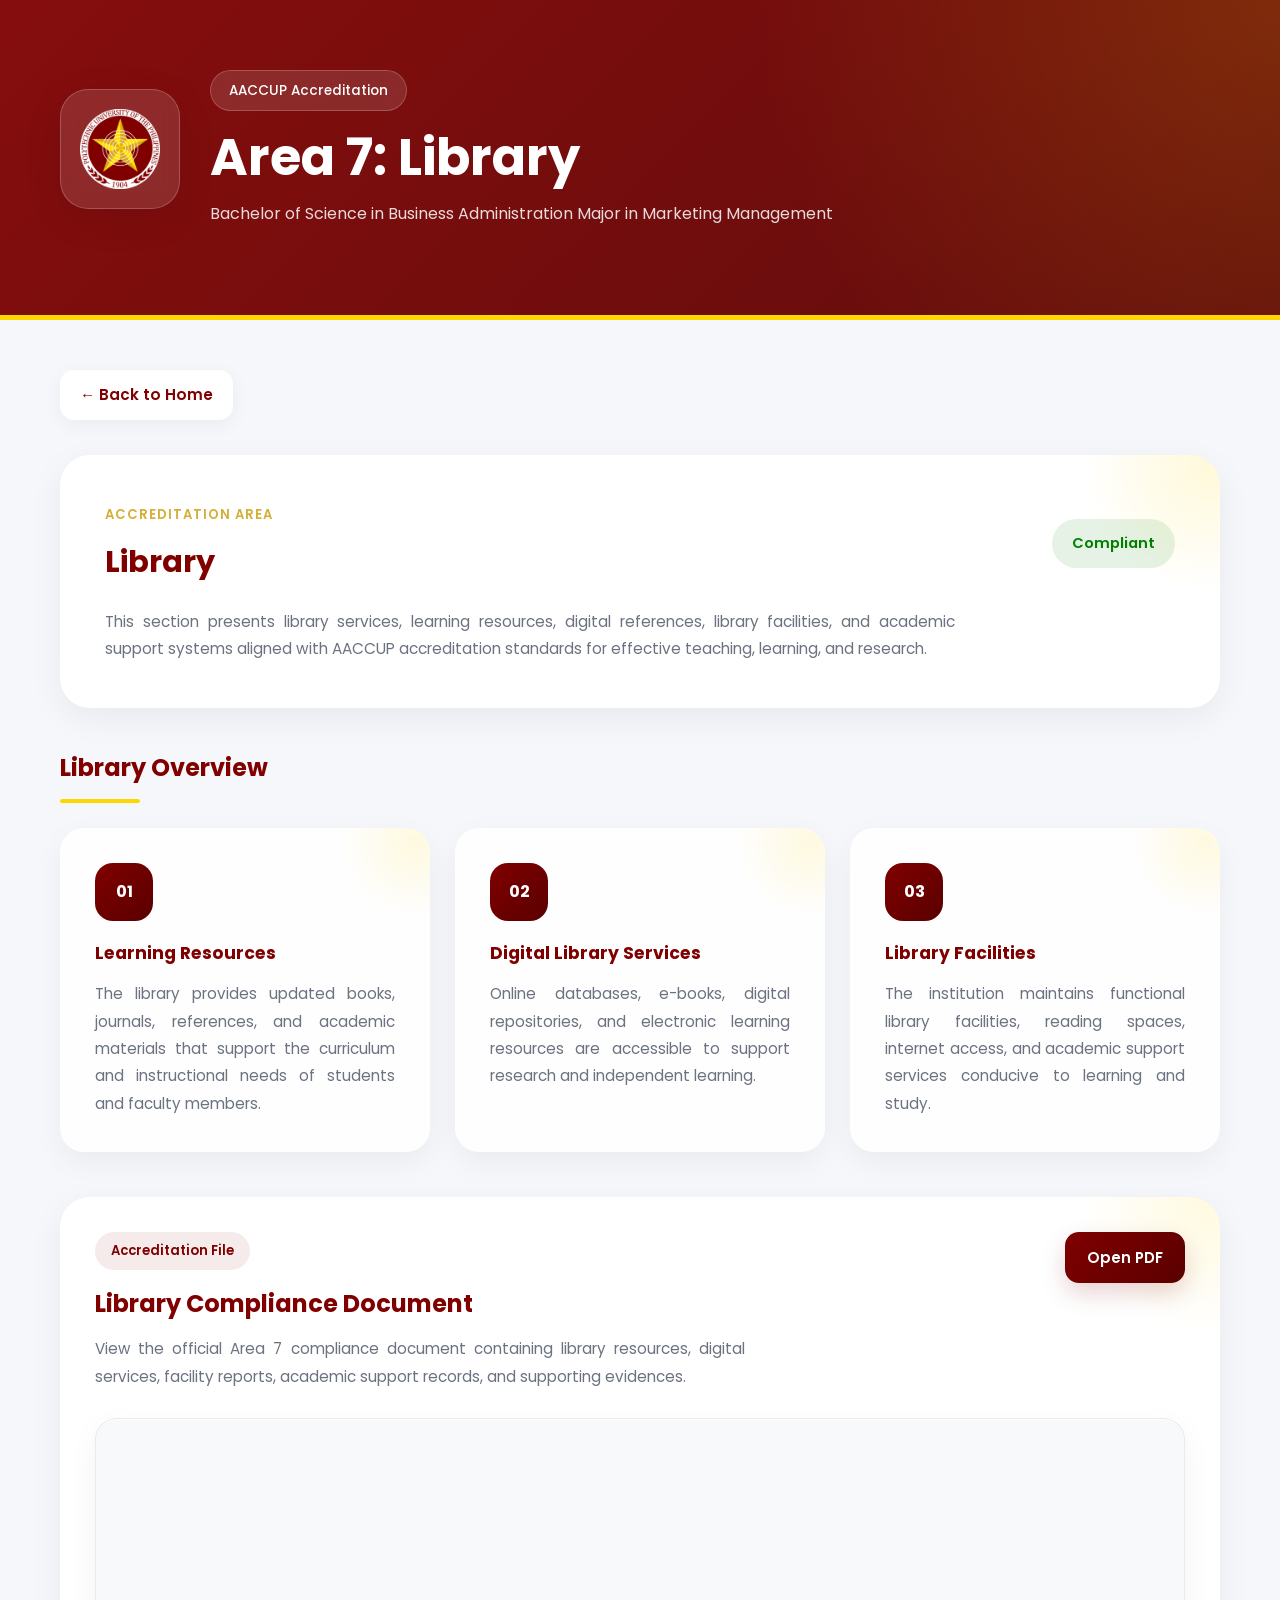
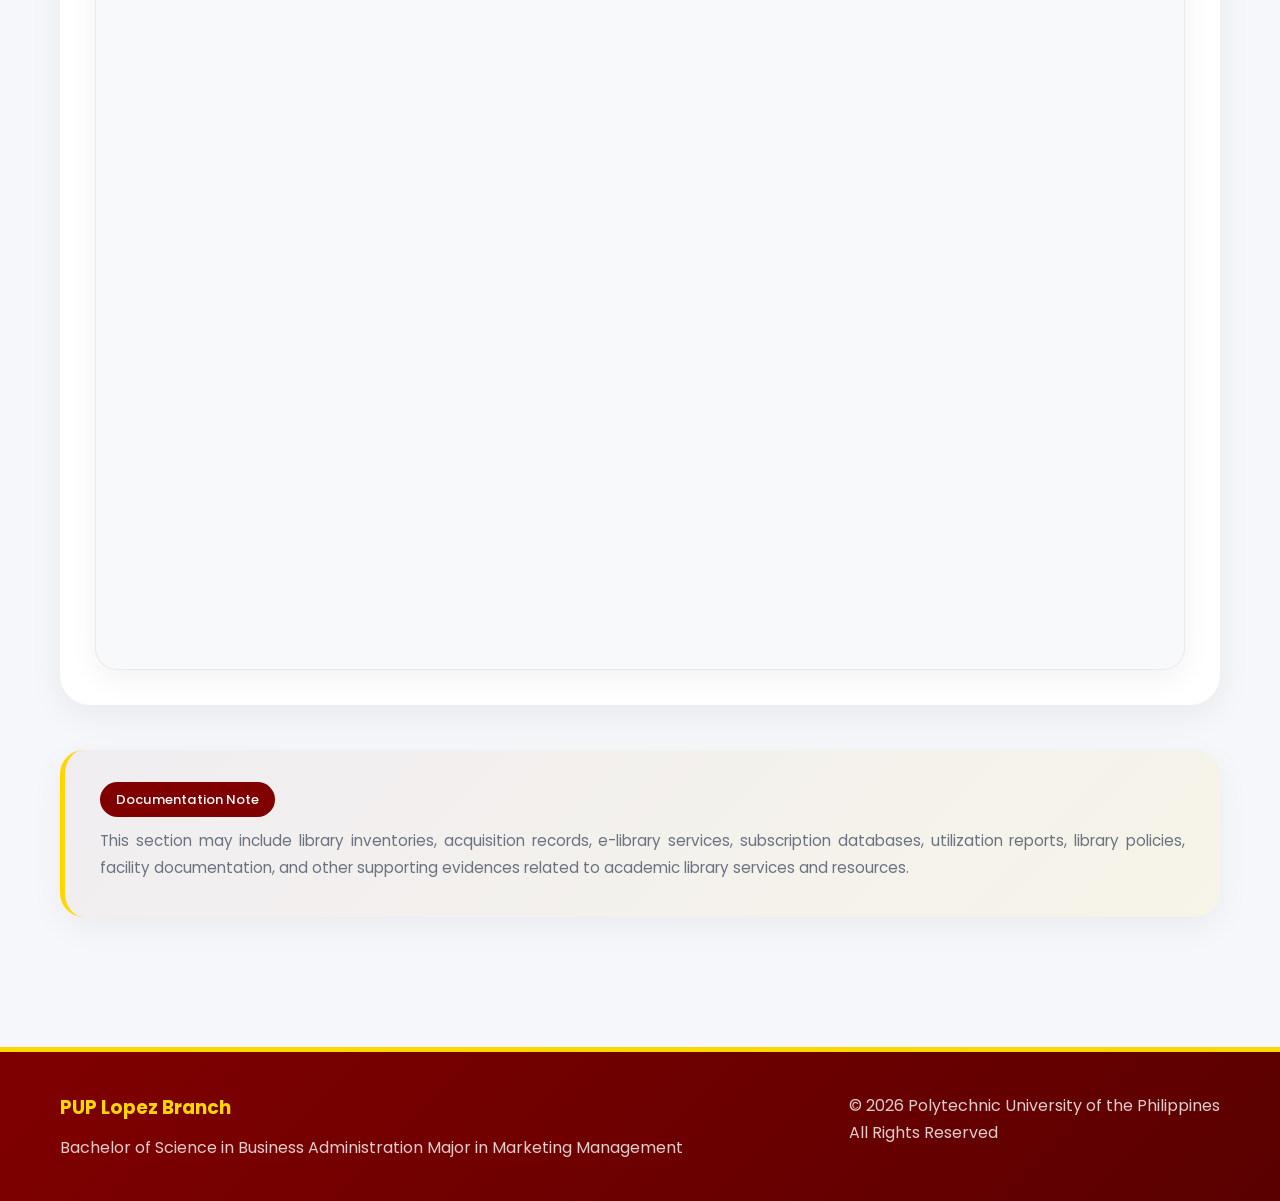
<file: area7.html>
<!DOCTYPE html>
<html lang="en">
<head>
    <meta charset="UTF-8">
    <meta name="viewport" content="width=device-width, initial-scale=1.0">

    <title>Area 7: Library | PUP</title>

    <!-- GLOBAL CSS -->
    <link rel="stylesheet" href="area.css">

    <!-- GOOGLE FONT -->
    <link href="https://fonts.googleapis.com/css2?family=Poppins:wght@300;400;500;600;700&display=swap" rel="stylesheet">

    <style>

    /* =========================================
    PAGE CONTAINER
    ========================================= */

    .page-container{

        max-width:1200px;

        margin:auto;

        padding:50px 20px;
    }

    /* =========================================
    BACK BUTTON
    ========================================= */

    .back-button{

        display:inline-flex;

        align-items:center;

        gap:10px;

        padding:12px 20px;

        background:var(--white);

        color:var(--pup-maroon);

        text-decoration:none;

        font-size:0.95rem;

        font-weight:600;

        border-radius:14px;

        box-shadow:0 5px 20px rgba(0,0,0,0.05);

        transition:var(--transition);

        margin-bottom:35px;
    }

    .back-button:hover{

        transform:translateY(-3px);

        background:var(--pup-maroon);

        color:var(--white);
    }

    /* =========================================
    HERO CARD
    ========================================= */

    .hero-card{

        background:var(--white);

        padding:45px;

        border-radius:30px;

        box-shadow:0 10px 35px rgba(0,0,0,0.06);

        margin-bottom:40px;

        position:relative;

        overflow:hidden;
    }

    .hero-card::before{

        content:"";

        position:absolute;

        top:-120px;
        right:-120px;

        width:260px;
        height:260px;

        background:
            radial-gradient(
                circle,
                rgba(255,215,0,0.15),
                transparent 70%
            );
    }

    .hero-top{

        display:flex;

        justify-content:space-between;

        align-items:center;

        gap:20px;

        flex-wrap:wrap;

        margin-bottom:20px;

        position:relative;

        z-index:2;
    }

    .mini-title{

        color:var(--pup-gold-dark);

        font-size:0.82rem;

        font-weight:600;

        letter-spacing:1px;

        text-transform:uppercase;

        margin-bottom:10px;

        display:inline-block;
    }

    .hero-top h2{

        font-size:1.9rem;

        color:var(--pup-maroon);

        font-weight:700;
    }

    .status-badge{

        background:rgba(0,128,0,0.1);

        color:green;

        padding:12px 20px;

        border-radius:999px;

        font-size:0.92rem;

        font-weight:600;
    }

    .hero-description{

        color:var(--text-muted);

        max-width:850px;

        font-size:0.96rem;

        line-height:1.8;

        text-align:justify;

        position:relative;

        z-index:2;
    }

    /* =========================================
    SECTION TITLE
    ========================================= */

    .section-title{

        margin-bottom:25px;
    }

    .section-title h3{

        font-size:1.5rem;

        color:var(--pup-maroon);

        margin-bottom:10px;
    }

    .title-line{

        width:80px;

        height:4px;

        background:var(--pup-gold);

        border-radius:999px;
    }

    /* =========================================
    LIBRARY SECTION
    ========================================= */

    .content-section{

        margin-top:20px;

        margin-bottom:45px;
    }

    .content-grid{

        display:grid;

        grid-template-columns:
            repeat(auto-fit, minmax(280px, 1fr));

        gap:25px;
    }

    .info-card{

        background:rgba(255,255,255,0.88);

        border-radius:24px;

        padding:35px;

        box-shadow:0 10px 30px rgba(0,0,0,0.05);

        transition:var(--transition);

        position:relative;

        overflow:hidden;
    }

    .info-card::before{

        content:"";

        position:absolute;

        top:-60px;
        right:-60px;

        width:150px;
        height:150px;

        background:
            radial-gradient(
                circle,
                rgba(255,215,0,0.12),
                transparent 70%
            );
    }

    .info-card:hover{

        transform:translateY(-8px);

        box-shadow:0 18px 35px rgba(0,0,0,0.08);
    }

    .card-icon{

        width:58px;
        height:58px;

        border-radius:18px;

        background:
            linear-gradient(
                135deg,
                var(--pup-maroon),
                var(--pup-maroon-dark)
            );

        color:var(--white);

        display:flex;

        align-items:center;

        justify-content:center;

        font-weight:700;

        margin-bottom:18px;

        position:relative;

        z-index:2;
    }

    .info-card h4{

        color:var(--pup-maroon);

        margin-bottom:12px;

        font-size:1.08rem;

        position:relative;

        z-index:2;
    }

    .info-card p{

        color:var(--text-muted);

        font-size:0.95rem;

        line-height:1.8;

        text-align:justify;

        position:relative;

        z-index:2;
    }

    /* =========================================
    DOCUMENT SECTION
    ========================================= */

    .document-section{

        margin-top:45px;

        background:var(--white);

        border-radius:30px;

        padding:35px;

        box-shadow:0 10px 35px rgba(0,0,0,0.06);

        overflow:hidden;

        position:relative;
    }

    .document-section::before{

        content:"";

        position:absolute;

        top:-120px;
        right:-120px;

        width:260px;
        height:260px;

        background:
            radial-gradient(
                circle,
                rgba(255,215,0,0.12),
                transparent 70%
            );
    }

    .document-header{

        display:flex;

        justify-content:space-between;

        align-items:flex-start;

        gap:20px;

        flex-wrap:wrap;

        margin-bottom:28px;

        position:relative;

        z-index:2;
    }

    .document-label{

        display:inline-block;

        padding:8px 16px;

        background:rgba(128,0,0,0.08);

        color:var(--pup-maroon);

        border-radius:999px;

        font-size:0.82rem;

        font-weight:600;

        margin-bottom:14px;
    }

    .document-header h3{

        font-size:1.5rem;

        color:var(--pup-maroon);

        margin-bottom:10px;
    }

    .document-header p{

        max-width:650px;

        color:var(--text-muted);

        font-size:0.95rem;

        line-height:1.8;

        text-align:justify;
    }

    /* =========================================
    BUTTON
    ========================================= */

    .download-btn{

        display:inline-flex;

        align-items:center;

        justify-content:center;

        padding:13px 22px;

        background:
            linear-gradient(
                135deg,
                var(--pup-maroon),
                var(--pup-maroon-dark)
            );

        color:var(--white);

        text-decoration:none;

        border-radius:14px;

        font-size:0.93rem;

        font-weight:600;

        transition:var(--transition);

        box-shadow:0 10px 25px rgba(128,0,0,0.18);
    }

    .download-btn:hover{

        transform:translateY(-3px);

        opacity:0.95;
    }

    /* =========================================
    PDF VIEWER
    ========================================= */

    .pdf-container{

        position:relative;

        border-radius:22px;

        overflow:hidden;

        border:1px solid rgba(0,0,0,0.06);

        background:#f8f9fb;

        box-shadow:
            inset 0 1px 0 rgba(255,255,255,0.8),
            0 10px 30px rgba(0,0,0,0.05);
    }

    .pdf-frame{

        width:100%;

        height:850px;

        border:none;

        display:block;
    }

    /* =========================================
    NOTE SECTION
    ========================================= */

    .highlight-box{

        margin-top:45px;

        padding:35px;

        border-radius:24px;

        background:
            linear-gradient(
                135deg,
                rgba(128,0,0,0.04),
                rgba(255,215,0,0.08)
            );

        border-left:5px solid var(--pup-gold);

        box-shadow:0 10px 35px rgba(0,0,0,0.05);
    }

    .highlight-header{

        margin-bottom:15px;
    }

    .highlight-header span{

        background:var(--pup-maroon);

        color:var(--white);

        padding:8px 16px;

        border-radius:999px;

        font-size:0.82rem;

        font-weight:500;
    }

    .highlight-box p{

        color:var(--text-muted);

        font-size:0.95rem;

        line-height:1.8;

        text-align:justify;
    }

    /* =========================================
    RESPONSIVE
    ========================================= */

    @media (max-width:768px){

        .hero-card,
        .document-section,
        .highlight-box{

            padding:28px;
        }

        .hero-top h2,
        .document-header h3{

            font-size:1.45rem;
        }

        .hero-description,
        .info-card p,
        .document-header p,
        .highlight-box p{

            font-size:0.93rem;
        }

        .pdf-frame{

            height:600px;
        }

        .download-btn{

            width:100%;
        }

    }

    </style>
</head>
<body>

    <!-- =========================
    HEADER
    ========================== -->
    <header class="main-header">

        <div class="header-overlay"></div>

        <div class="header-content">

            <div class="logo-wrapper">
                <img src="all pictures/logo.png" alt="PUP Logo">
            </div>

            <div class="header-text">

                <span class="header-badge">
                    AACCUP Accreditation
                </span>

                <h1>Area 7: Library</h1>

                <p>
                    Bachelor of Science in Business Administration
                    Major in Marketing Management
                </p>

            </div>

        </div>

    </header>

    <!-- =========================
    MAIN CONTENT
    ========================== -->
    <main class="page-container">

        <!-- BACK BUTTON -->
        <a href="index.html" class="back-button">
            ← Back to Home
        </a>

        <!-- HERO SECTION -->
        <section class="hero-card">

            <div class="hero-top">

                <div>

                    <span class="mini-title">
                        Accreditation Area
                    </span>

                    <h2>Library</h2>

                </div>

                <div class="status-badge">
                    Compliant
                </div>

            </div>

            <p class="hero-description">
                This section presents library services,
                learning resources, digital references,
                library facilities, and academic support
                systems aligned with AACCUP accreditation
                standards for effective teaching, learning,
                and research.
            </p>

        </section>

        <!-- LIBRARY OVERVIEW -->
        <section class="content-section">

            <div class="section-title">

                <h3>Library Overview</h3>

                <div class="title-line"></div>

            </div>

            <div class="content-grid">

                <!-- CARD -->
                <div class="info-card">

                    <div class="card-icon">
                        01
                    </div>

                    <h4>Learning Resources</h4>

                    <p>
                        The library provides updated books,
                        journals, references, and academic
                        materials that support the curriculum
                        and instructional needs of students
                        and faculty members.
                    </p>

                </div>

                <!-- CARD -->
                <div class="info-card">

                    <div class="card-icon">
                        02
                    </div>

                    <h4>Digital Library Services</h4>

                    <p>
                        Online databases, e-books, digital
                        repositories, and electronic learning
                        resources are accessible to support
                        research and independent learning.
                    </p>

                </div>

                <!-- CARD -->
                <div class="info-card">

                    <div class="card-icon">
                        03
                    </div>

                    <h4>Library Facilities</h4>

                    <p>
                        The institution maintains functional
                        library facilities, reading spaces,
                        internet access, and academic support
                        services conducive to learning and study.
                    </p>

                </div>

            </div>

        </section>

        <!-- DOCUMENT SECTION -->
        <section class="document-section">

            <div class="document-header">

                <div>

                    <span class="document-label">
                        Accreditation File
                    </span>

                    <h3>Library Compliance Document</h3>

                    <p>
                        View the official Area 7 compliance
                        document containing library resources,
                        digital services, facility reports,
                        academic support records,
                        and supporting evidences.
                    </p>

                </div>

                <a href="AREA 7_Compliance-Form-BSBAMM.pdf"
                   class="download-btn"
                   target="_blank">

                    Open PDF

                </a>

            </div>

            <!-- PDF VIEWER -->
            <div class="pdf-container">

                <iframe
                    src="AREA 7_Compliance-Form-BSBAMM.pdf"
                    class="pdf-frame">
                </iframe>

            </div>

        </section>

        <!-- NOTE SECTION -->
        <section class="highlight-box">

            <div class="highlight-header">

                <span>
                    Documentation Note
                </span>

            </div>

            <p>
                This section may include library inventories,
                acquisition records, e-library services,
                subscription databases, utilization reports,
                library policies, facility documentation,
                and other supporting evidences related to
                academic library services and resources.
            </p>

        </section>

    </main>

    <!-- =========================
    FOOTER
    ========================== -->
    <footer class="main-footer">

        <div class="footer-content">

            <div class="footer-left">

                <h3>PUP Lopez Branch</h3>

                <p>
                    Bachelor of Science in Business Administration
                    Major in Marketing Management
                </p>

            </div>

            <div class="footer-right">

                <p>
                    © 2026 Polytechnic University of the Philippines
                </p>

                <span>
                    All Rights Reserved
                </span>

            </div>

        </div>

    </footer>

</body>
</html>
</file>
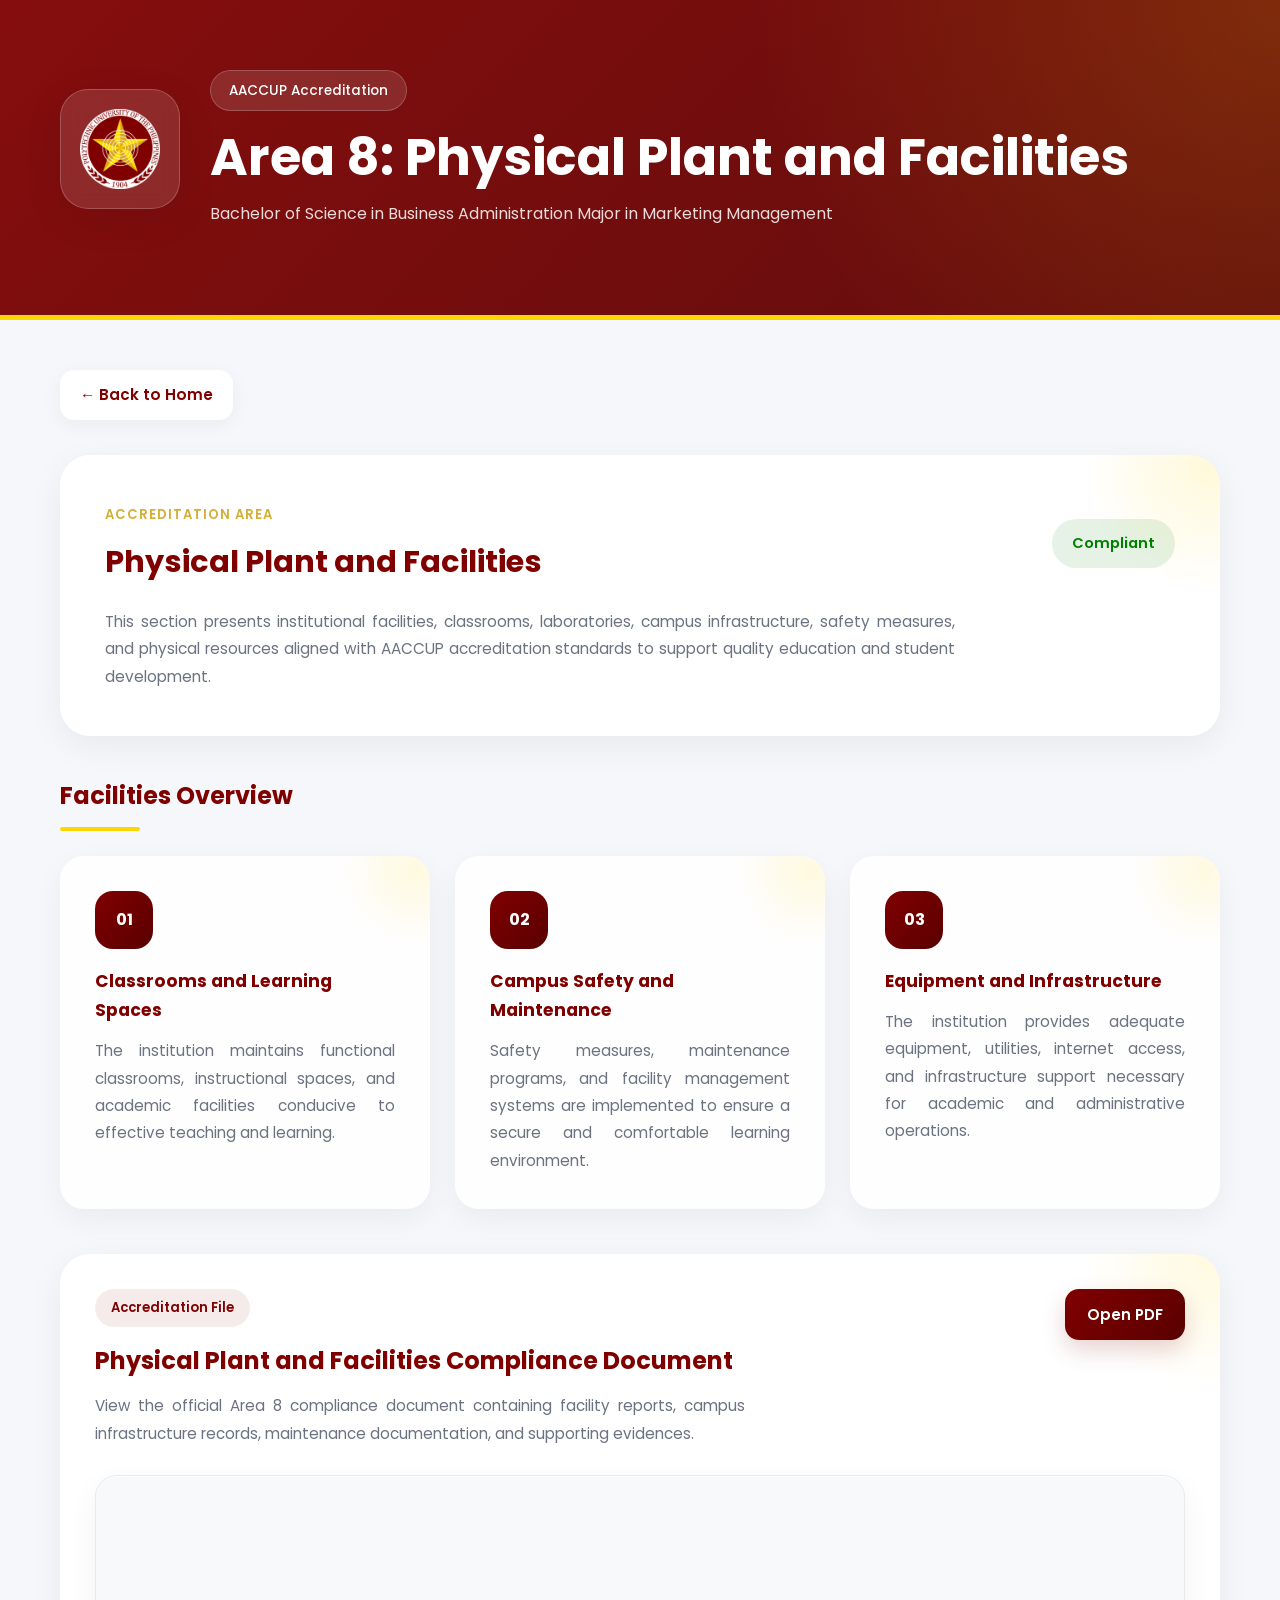
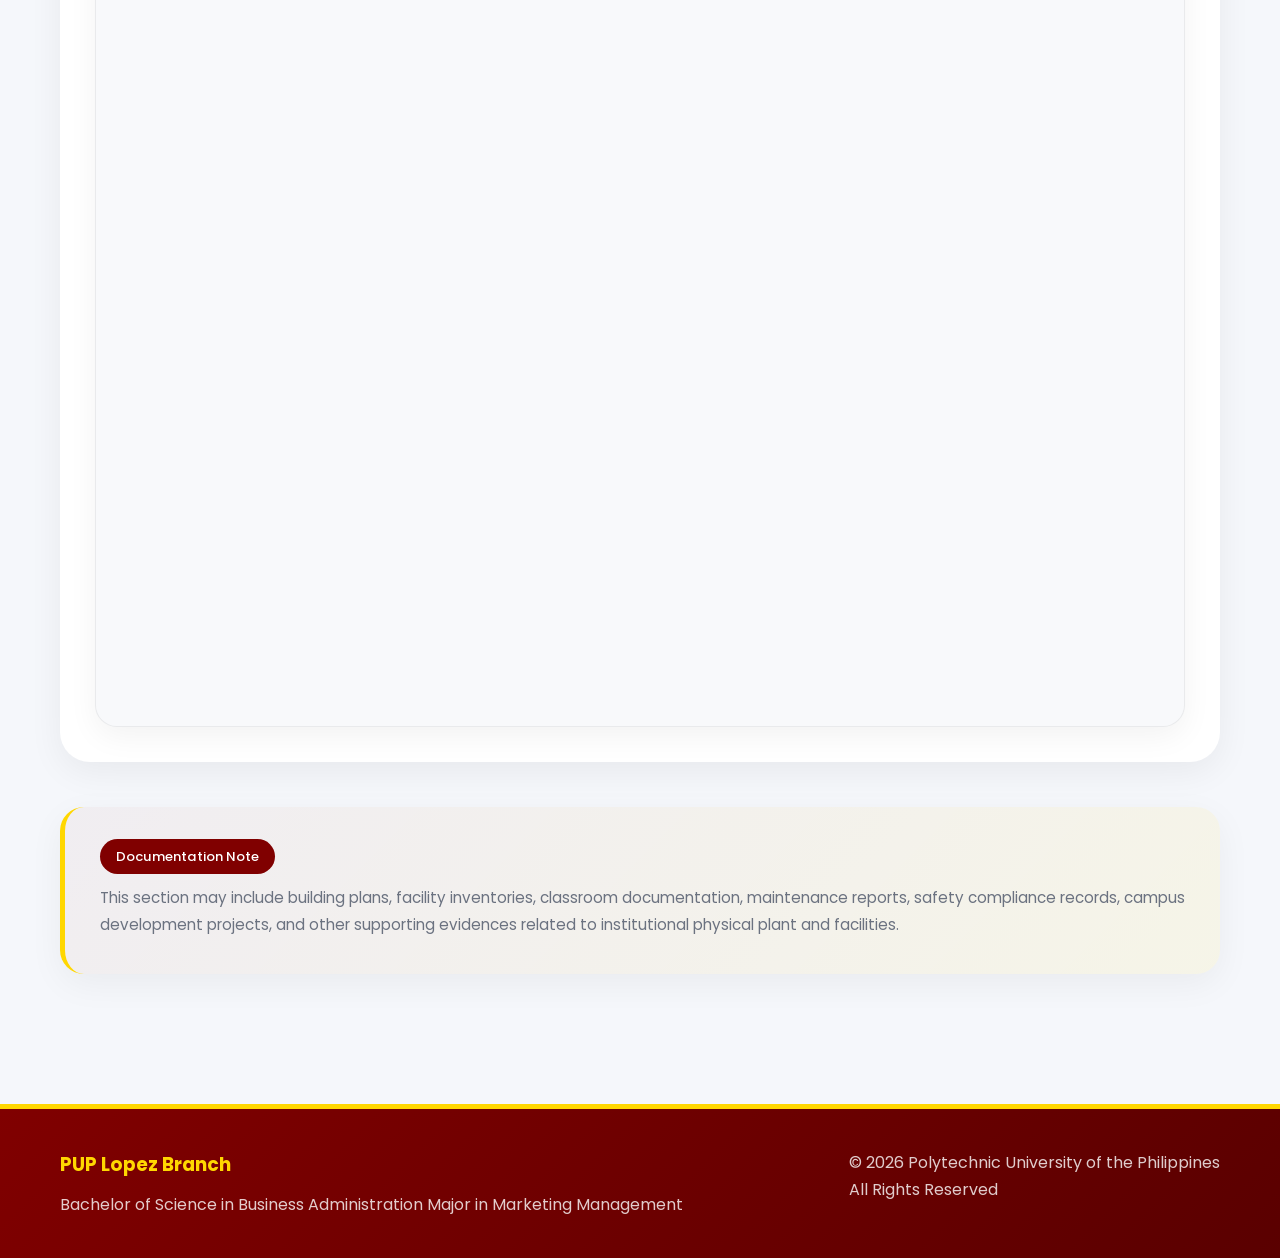
<file: area8.html>
<!DOCTYPE html>
<html lang="en">
<head>
    <meta charset="UTF-8">
    <meta name="viewport" content="width=device-width, initial-scale=1.0">

    <title>Area 8: Physical Plant and Facilities | PUP</title>

    <!-- GLOBAL CSS -->
    <link rel="stylesheet" href="area.css">

    <!-- GOOGLE FONT -->
    <link href="https://fonts.googleapis.com/css2?family=Poppins:wght@300;400;500;600;700&display=swap" rel="stylesheet">

    <style>

    /* =========================================
    PAGE CONTAINER
    ========================================= */

    .page-container{

        max-width:1200px;

        margin:auto;

        padding:50px 20px;
    }

    /* =========================================
    BACK BUTTON
    ========================================= */

    .back-button{

        display:inline-flex;

        align-items:center;

        gap:10px;

        padding:12px 20px;

        background:var(--white);

        color:var(--pup-maroon);

        text-decoration:none;

        font-size:0.95rem;

        font-weight:600;

        border-radius:14px;

        box-shadow:0 5px 20px rgba(0,0,0,0.05);

        transition:var(--transition);

        margin-bottom:35px;
    }

    .back-button:hover{

        transform:translateY(-3px);

        background:var(--pup-maroon);

        color:var(--white);
    }

    /* =========================================
    HERO CARD
    ========================================= */

    .hero-card{

        background:var(--white);

        padding:45px;

        border-radius:30px;

        box-shadow:0 10px 35px rgba(0,0,0,0.06);

        margin-bottom:40px;

        position:relative;

        overflow:hidden;
    }

    .hero-card::before{

        content:"";

        position:absolute;

        top:-120px;
        right:-120px;

        width:260px;
        height:260px;

        background:
            radial-gradient(
                circle,
                rgba(255,215,0,0.15),
                transparent 70%
            );
    }

    .hero-top{

        display:flex;

        justify-content:space-between;

        align-items:center;

        gap:20px;

        flex-wrap:wrap;

        margin-bottom:20px;

        position:relative;

        z-index:2;
    }

    .mini-title{

        color:var(--pup-gold-dark);

        font-size:0.82rem;

        font-weight:600;

        letter-spacing:1px;

        text-transform:uppercase;

        margin-bottom:10px;

        display:inline-block;
    }

    .hero-top h2{

        font-size:1.9rem;

        color:var(--pup-maroon);

        font-weight:700;
    }

    .status-badge{

        background:rgba(0,128,0,0.1);

        color:green;

        padding:12px 20px;

        border-radius:999px;

        font-size:0.92rem;

        font-weight:600;
    }

    .hero-description{

        color:var(--text-muted);

        max-width:850px;

        font-size:0.96rem;

        line-height:1.8;

        text-align:justify;

        position:relative;

        z-index:2;
    }

    /* =========================================
    SECTION TITLE
    ========================================= */

    .section-title{

        margin-bottom:25px;
    }

    .section-title h3{

        font-size:1.5rem;

        color:var(--pup-maroon);

        margin-bottom:10px;
    }

    .title-line{

        width:80px;

        height:4px;

        background:var(--pup-gold);

        border-radius:999px;
    }

    /* =========================================
    FACILITIES SECTION
    ========================================= */

    .content-section{

        margin-top:20px;

        margin-bottom:45px;
    }

    .content-grid{

        display:grid;

        grid-template-columns:
            repeat(auto-fit, minmax(280px, 1fr));

        gap:25px;
    }

    .info-card{

        background:rgba(255,255,255,0.88);

        border-radius:24px;

        padding:35px;

        box-shadow:0 10px 30px rgba(0,0,0,0.05);

        transition:var(--transition);

        position:relative;

        overflow:hidden;
    }

    .info-card::before{

        content:"";

        position:absolute;

        top:-60px;
        right:-60px;

        width:150px;
        height:150px;

        background:
            radial-gradient(
                circle,
                rgba(255,215,0,0.12),
                transparent 70%
            );
    }

    .info-card:hover{

        transform:translateY(-8px);

        box-shadow:0 18px 35px rgba(0,0,0,0.08);
    }

    .card-icon{

        width:58px;
        height:58px;

        border-radius:18px;

        background:
            linear-gradient(
                135deg,
                var(--pup-maroon),
                var(--pup-maroon-dark)
            );

        color:var(--white);

        display:flex;

        align-items:center;

        justify-content:center;

        font-weight:700;

        margin-bottom:18px;

        position:relative;

        z-index:2;
    }

    .info-card h4{

        color:var(--pup-maroon);

        margin-bottom:12px;

        font-size:1.08rem;

        position:relative;

        z-index:2;
    }

    .info-card p{

        color:var(--text-muted);

        font-size:0.95rem;

        line-height:1.8;

        text-align:justify;

        position:relative;

        z-index:2;
    }

    /* =========================================
    DOCUMENT SECTION
    ========================================= */

    .document-section{

        margin-top:45px;

        background:var(--white);

        border-radius:30px;

        padding:35px;

        box-shadow:0 10px 35px rgba(0,0,0,0.06);

        overflow:hidden;

        position:relative;
    }

    .document-section::before{

        content:"";

        position:absolute;

        top:-120px;
        right:-120px;

        width:260px;
        height:260px;

        background:
            radial-gradient(
                circle,
                rgba(255,215,0,0.12),
                transparent 70%
            );
    }

    .document-header{

        display:flex;

        justify-content:space-between;

        align-items:flex-start;

        gap:20px;

        flex-wrap:wrap;

        margin-bottom:28px;

        position:relative;

        z-index:2;
    }

    .document-label{

        display:inline-block;

        padding:8px 16px;

        background:rgba(128,0,0,0.08);

        color:var(--pup-maroon);

        border-radius:999px;

        font-size:0.82rem;

        font-weight:600;

        margin-bottom:14px;
    }

    .document-header h3{

        font-size:1.5rem;

        color:var(--pup-maroon);

        margin-bottom:10px;
    }

    .document-header p{

        max-width:650px;

        color:var(--text-muted);

        font-size:0.95rem;

        line-height:1.8;

        text-align:justify;
    }

    /* =========================================
    BUTTON
    ========================================= */

    .download-btn{

        display:inline-flex;

        align-items:center;

        justify-content:center;

        padding:13px 22px;

        background:
            linear-gradient(
                135deg,
                var(--pup-maroon),
                var(--pup-maroon-dark)
            );

        color:var(--white);

        text-decoration:none;

        border-radius:14px;

        font-size:0.93rem;

        font-weight:600;

        transition:var(--transition);

        box-shadow:0 10px 25px rgba(128,0,0,0.18);
    }

    .download-btn:hover{

        transform:translateY(-3px);

        opacity:0.95;
    }

    /* =========================================
    PDF VIEWER
    ========================================= */

    .pdf-container{

        position:relative;

        border-radius:22px;

        overflow:hidden;

        border:1px solid rgba(0,0,0,0.06);

        background:#f8f9fb;

        box-shadow:
            inset 0 1px 0 rgba(255,255,255,0.8),
            0 10px 30px rgba(0,0,0,0.05);
    }

    .pdf-frame{

        width:100%;

        height:850px;

        border:none;

        display:block;
    }

    /* =========================================
    NOTE SECTION
    ========================================= */

    .highlight-box{

        margin-top:45px;

        padding:35px;

        border-radius:24px;

        background:
            linear-gradient(
                135deg,
                rgba(128,0,0,0.04),
                rgba(255,215,0,0.08)
            );

        border-left:5px solid var(--pup-gold);

        box-shadow:0 10px 35px rgba(0,0,0,0.05);
    }

    .highlight-header{

        margin-bottom:15px;
    }

    .highlight-header span{

        background:var(--pup-maroon);

        color:var(--white);

        padding:8px 16px;

        border-radius:999px;

        font-size:0.82rem;

        font-weight:500;
    }

    .highlight-box p{

        color:var(--text-muted);

        font-size:0.95rem;

        line-height:1.8;

        text-align:justify;
    }

    /* =========================================
    RESPONSIVE
    ========================================= */

    @media (max-width:768px){

        .hero-card,
        .document-section,
        .highlight-box{

            padding:28px;
        }

        .hero-top h2,
        .document-header h3{

            font-size:1.45rem;
        }

        .hero-description,
        .info-card p,
        .document-header p,
        .highlight-box p{

            font-size:0.93rem;
        }

        .pdf-frame{

            height:600px;
        }

        .download-btn{

            width:100%;
        }

    }

    </style>
</head>
<body>

    <!-- =========================
    HEADER
    ========================== -->
    <header class="main-header">

        <div class="header-overlay"></div>

        <div class="header-content">

            <div class="logo-wrapper">
                <img src="all pictures/logo.png" alt="PUP Logo">
            </div>

            <div class="header-text">

                <span class="header-badge">
                    AACCUP Accreditation
                </span>

                <h1>Area 8: Physical Plant and Facilities</h1>

                <p>
                    Bachelor of Science in Business Administration
                    Major in Marketing Management
                </p>

            </div>

        </div>

    </header>

    <!-- =========================
    MAIN CONTENT
    ========================== -->
    <main class="page-container">

        <!-- BACK BUTTON -->
        <a href="index.html" class="back-button">
            ← Back to Home
        </a>

        <!-- HERO SECTION -->
        <section class="hero-card">

            <div class="hero-top">

                <div>

                    <span class="mini-title">
                        Accreditation Area
                    </span>

                    <h2>Physical Plant and Facilities</h2>

                </div>

                <div class="status-badge">
                    Compliant
                </div>

            </div>

            <p class="hero-description">
                This section presents institutional facilities,
                classrooms, laboratories, campus infrastructure,
                safety measures, and physical resources aligned
                with AACCUP accreditation standards to support
                quality education and student development.
            </p>

        </section>

        <!-- FACILITIES OVERVIEW -->
        <section class="content-section">

            <div class="section-title">

                <h3>Facilities Overview</h3>

                <div class="title-line"></div>

            </div>

            <div class="content-grid">

                <!-- CARD -->
                <div class="info-card">

                    <div class="card-icon">
                        01
                    </div>

                    <h4>Classrooms and Learning Spaces</h4>

                    <p>
                        The institution maintains functional
                        classrooms, instructional spaces,
                        and academic facilities conducive
                        to effective teaching and learning.
                    </p>

                </div>

                <!-- CARD -->
                <div class="info-card">

                    <div class="card-icon">
                        02
                    </div>

                    <h4>Campus Safety and Maintenance</h4>

                    <p>
                        Safety measures, maintenance programs,
                        and facility management systems are
                        implemented to ensure a secure and
                        comfortable learning environment.
                    </p>

                </div>

                <!-- CARD -->
                <div class="info-card">

                    <div class="card-icon">
                        03
                    </div>

                    <h4>Equipment and Infrastructure</h4>

                    <p>
                        The institution provides adequate
                        equipment, utilities, internet access,
                        and infrastructure support necessary
                        for academic and administrative operations.
                    </p>

                </div>

            </div>

        </section>

        <!-- DOCUMENT SECTION -->
        <section class="document-section">

            <div class="document-header">

                <div>

                    <span class="document-label">
                        Accreditation File
                    </span>

                    <h3>Physical Plant and Facilities Compliance Document</h3>

                    <p>
                        View the official Area 8 compliance
                        document containing facility reports,
                        campus infrastructure records,
                        maintenance documentation,
                        and supporting evidences.
                    </p>

                </div>

                <a href="AREA 8_Compliance-Form-BSBAMM.pdf"
                   class="download-btn"
                   target="_blank">

                    Open PDF

                </a>

            </div>

            <!-- PDF VIEWER -->
            <div class="pdf-container">

                <iframe
                    src="AREA 8_Compliance-Form-BSBAMM.pdf"
                    class="pdf-frame">
                </iframe>

            </div>

        </section>

        <!-- NOTE SECTION -->
        <section class="highlight-box">

            <div class="highlight-header">

                <span>
                    Documentation Note
                </span>

            </div>

            <p>
                This section may include building plans,
                facility inventories, classroom documentation,
                maintenance reports, safety compliance records,
                campus development projects, and other
                supporting evidences related to institutional
                physical plant and facilities.
            </p>

        </section>

    </main>

    <!-- =========================
    FOOTER
    ========================== -->
    <footer class="main-footer">

        <div class="footer-content">

            <div class="footer-left">

                <h3>PUP Lopez Branch</h3>

                <p>
                    Bachelor of Science in Business Administration
                    Major in Marketing Management
                </p>

            </div>

            <div class="footer-right">

                <p>
                    © 2026 Polytechnic University of the Philippines
                </p>

                <span>
                    All Rights Reserved
                </span>

            </div>

        </div>

    </footer>

</body>
</html>
</file>
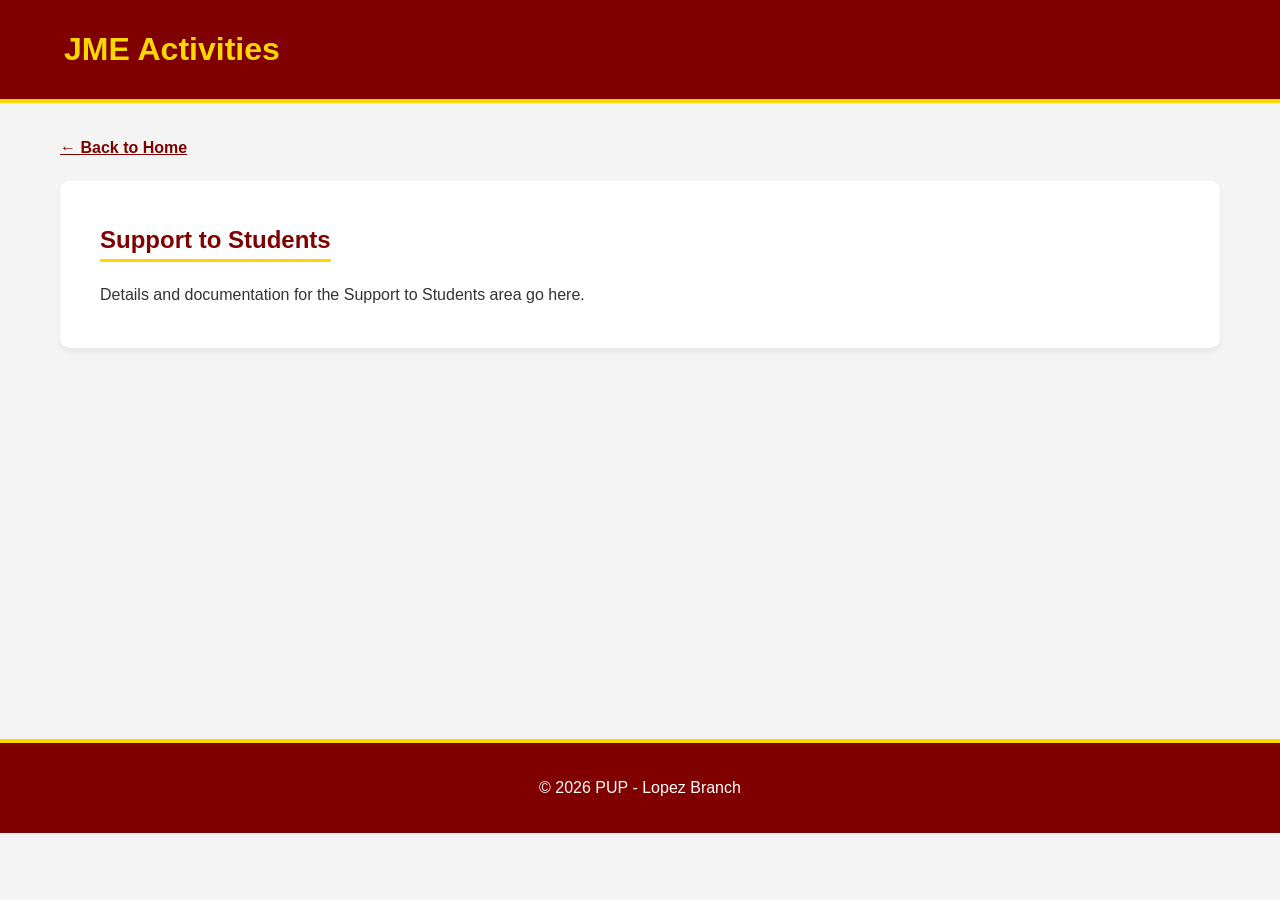
<file: documentation.html>
<!DOCTYPE html>
<html lang="en">
<head>
    <meta charset="UTF-8">
    <title>Area 4: Support to Students | BSBA-MM Accreditation</title>
    <style>
        /* Same styles as above */
        :root { --pup-maroon: #800000; --pup-gold: #FFD700; --light-bg: #f4f4f4; --white: #ffffff; --text-dark: #333; }
        * { box-sizing: border-box; margin: 0; padding: 0; font-family: 'Segoe UI', Tahoma, sans-serif; }
        body { background-color: var(--light-bg); color: var(--text-dark); line-height: 1.6; }
        header { background-color: var(--pup-maroon); color: var(--pup-gold); padding: 1.5rem 5%; border-bottom: 4px solid var(--pup-gold); }
        .container { max-width: 1200px; margin: 2rem auto; padding: 0 20px; min-height: 60vh; }
        .content-box { background: var(--white); padding: 40px; border-radius: 10px; box-shadow: 0 4px 6px rgba(0,0,0,0.05); }
        h2 { color: var(--pup-maroon); border-bottom: 3px solid var(--pup-gold); display: inline-block; margin-bottom: 20px; }
        footer { background-color: var(--pup-maroon); color: var(--white); padding: 2rem 5%; margin-top: 4rem; text-align: center; border-top: 4px solid var(--pup-gold); }
    </style>
</head>
<body>
    <header><h1>JME Activities</h1></header>
    <div class="container">
        <a href="index.html" style="color:var(--pup-maroon); font-weight:bold; display:block; margin-bottom:20px;">← Back to Home</a>
        
        <section class="content-box">
            <h2>Support to Students</h2>
            <p>Details and documentation for the Support to Students area go here.</p>
        </section>
    </div>
    <footer>&copy; 2026 PUP - Lopez Branch</footer>
</body>
</html>
</file>
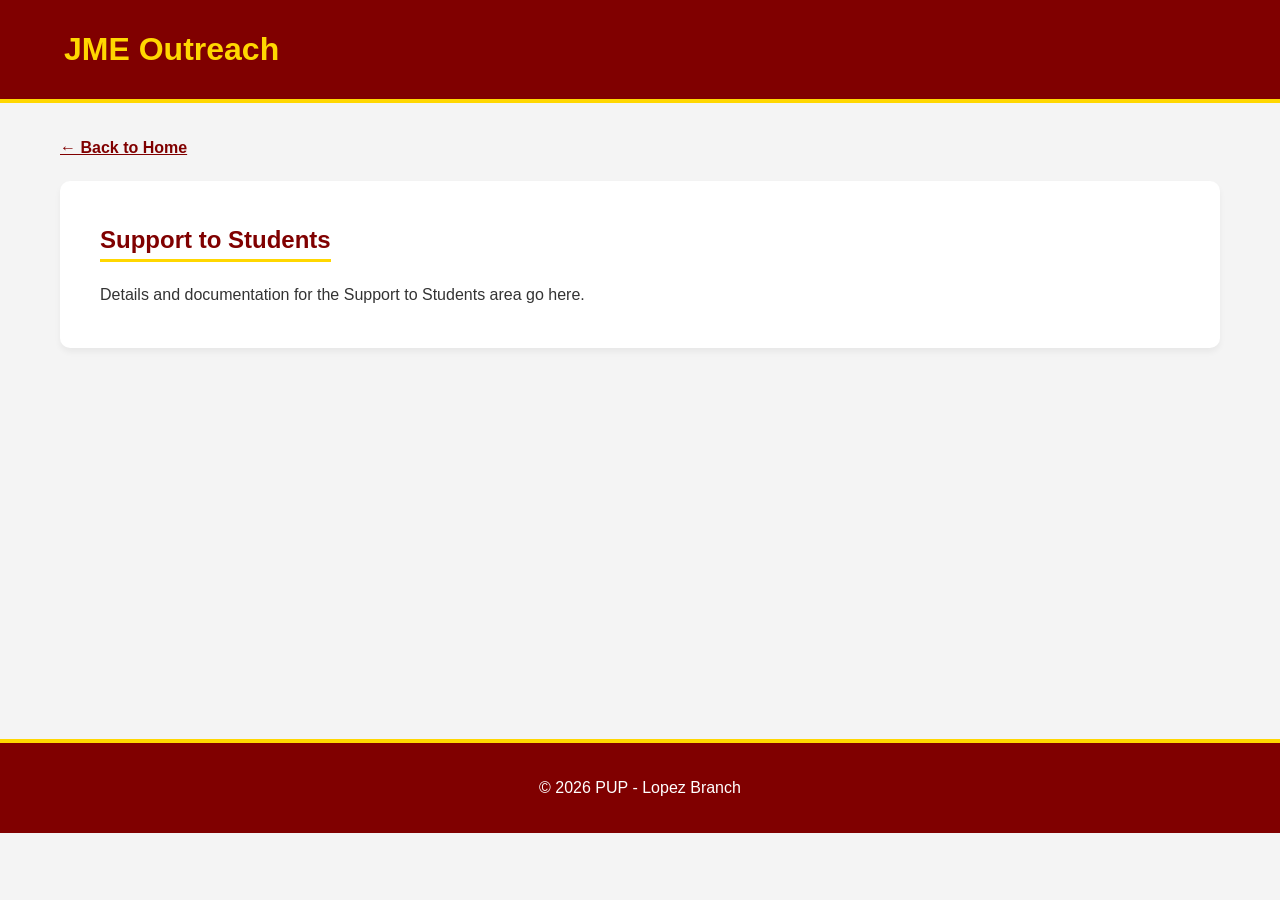
<file: outreach.html>
<!DOCTYPE html>
<html lang="en">
<head>
    <meta charset="UTF-8">
    <title>Area 4: Support to Students | BSBA-MM Accreditation</title>
    <style>
        /* Same styles as above */
        :root { --pup-maroon: #800000; --pup-gold: #FFD700; --light-bg: #f4f4f4; --white: #ffffff; --text-dark: #333; }
        * { box-sizing: border-box; margin: 0; padding: 0; font-family: 'Segoe UI', Tahoma, sans-serif; }
        body { background-color: var(--light-bg); color: var(--text-dark); line-height: 1.6; }
        header { background-color: var(--pup-maroon); color: var(--pup-gold); padding: 1.5rem 5%; border-bottom: 4px solid var(--pup-gold); }
        .container { max-width: 1200px; margin: 2rem auto; padding: 0 20px; min-height: 60vh; }
        .content-box { background: var(--white); padding: 40px; border-radius: 10px; box-shadow: 0 4px 6px rgba(0,0,0,0.05); }
        h2 { color: var(--pup-maroon); border-bottom: 3px solid var(--pup-gold); display: inline-block; margin-bottom: 20px; }
        footer { background-color: var(--pup-maroon); color: var(--white); padding: 2rem 5%; margin-top: 4rem; text-align: center; border-top: 4px solid var(--pup-gold); }
    </style>
</head>
<body>
    <header><h1>JME Outreach</h1></header>
    <div class="container">
        <a href="index.html" style="color:var(--pup-maroon); font-weight:bold; display:block; margin-bottom:20px;">← Back to Home</a>
        <section class="content-box">
            <h2>Support to Students</h2>
            <p>Details and documentation for the Support to Students area go here.</p>
        </section>
    </div>
    <footer>&copy; 2026 PUP - Lopez Branch</footer>
</body>
</html>
</file>
<file: area.css>
/* =========================================
ROOT VARIABLES
========================================= */

:root {

    --pup-maroon: #800000;
    --pup-maroon-dark: #5a0000;

    --pup-gold: #FFD700;
    --pup-gold-dark: #d4af37;

    --white: #ffffff;

    --text-dark: #1f2937;
    --text-muted: #6b7280;

    --light-bg: #f5f7fb;
    --card-bg: rgba(255,255,255,0.75);

    --border-color: rgba(255,255,255,0.2);

    --shadow-lg:
        0 10px 40px rgba(0,0,0,0.08);

    --transition: all 0.35s ease;

}

/* =========================================
GLOBAL
========================================= */

*{
    margin:0;
    padding:0;
    box-sizing:border-box;
}

html{
    scroll-behavior:smooth;
}

body{
    font-family:'Poppins', sans-serif;
    background:var(--light-bg);
    color:var(--text-dark);
    line-height:1.7;
}

/* =========================================
HEADER
========================================= */

.main-header{

    position:relative;

    min-height:320px;

    background:
        linear-gradient(
            135deg,
            rgba(128,0,0,0.95),
            rgba(90,0,0,0.95)
        ),
        url("https://images.unsplash.com/photo-1523050854058-8df90110c9f1?q=80&w=1600");

    background-size:cover;
    background-position:center;

    overflow:hidden;

    border-bottom:5px solid var(--pup-gold);

}

.header-overlay{

    position:absolute;
    inset:0;

    background:
        radial-gradient(circle at top right,
        rgba(255,215,0,0.15),
        transparent 40%);
}

.header-content{

    position:relative;
    z-index:2;

    max-width:1200px;
    margin:auto;

    padding:70px 20px;

    display:flex;
    align-items:center;
    gap:30px;
}

.logo-wrapper{

    width:120px;
    height:120px;

    background:rgba(255,255,255,0.12);

    border:1px solid rgba(255,255,255,0.2);

    backdrop-filter:blur(10px);

    border-radius:28px;

    display:flex;
    align-items:center;
    justify-content:center;

    box-shadow:var(--shadow-lg);
}

.logo-wrapper img{
    width:80px;
    height:80px;
    object-fit:contain;
}

.header-text{
    color:var(--white);
}

.header-badge{

    display:inline-block;

    padding:8px 18px;

    background:rgba(255,255,255,0.12);

    border:1px solid rgba(255,255,255,0.2);

    border-radius:999px;

    font-size:0.85rem;
    font-weight:500;

    margin-bottom:18px;

    backdrop-filter:blur(10px);
}

.header-text h1{

    font-size:clamp(2rem,4vw,3.5rem);

    line-height:1.1;

    margin-bottom:15px;

    font-weight:700;
}

.header-text p{

    max-width:650px;

    color:rgba(255,255,255,0.85);

    font-size:1rem;
}

/* =========================================
FOOTER
========================================= */

.main-footer{

    margin-top:80px;

    background:
        linear-gradient(
            135deg,
            var(--pup-maroon),
            var(--pup-maroon-dark)
        );

    border-top:5px solid var(--pup-gold);

    color:var(--white);
}

.footer-content{

    max-width:1200px;

    margin:auto;

    padding:40px 20px;

    display:flex;
    justify-content:space-between;
    gap:30px;
    flex-wrap:wrap;
}

.footer-left h3{

    margin-bottom:10px;

    color:var(--pup-gold);
}

.footer-left p,
.footer-right p,
.footer-right span{

    color:rgba(255,255,255,0.8);
}

/* =========================================
RESPONSIVE
========================================= */

@media (max-width:768px){

    .header-content{
        flex-direction:column;
        text-align:center;
    }

    .footer-content{
        flex-direction:column;
        text-align:center;
    }

}
</file>
